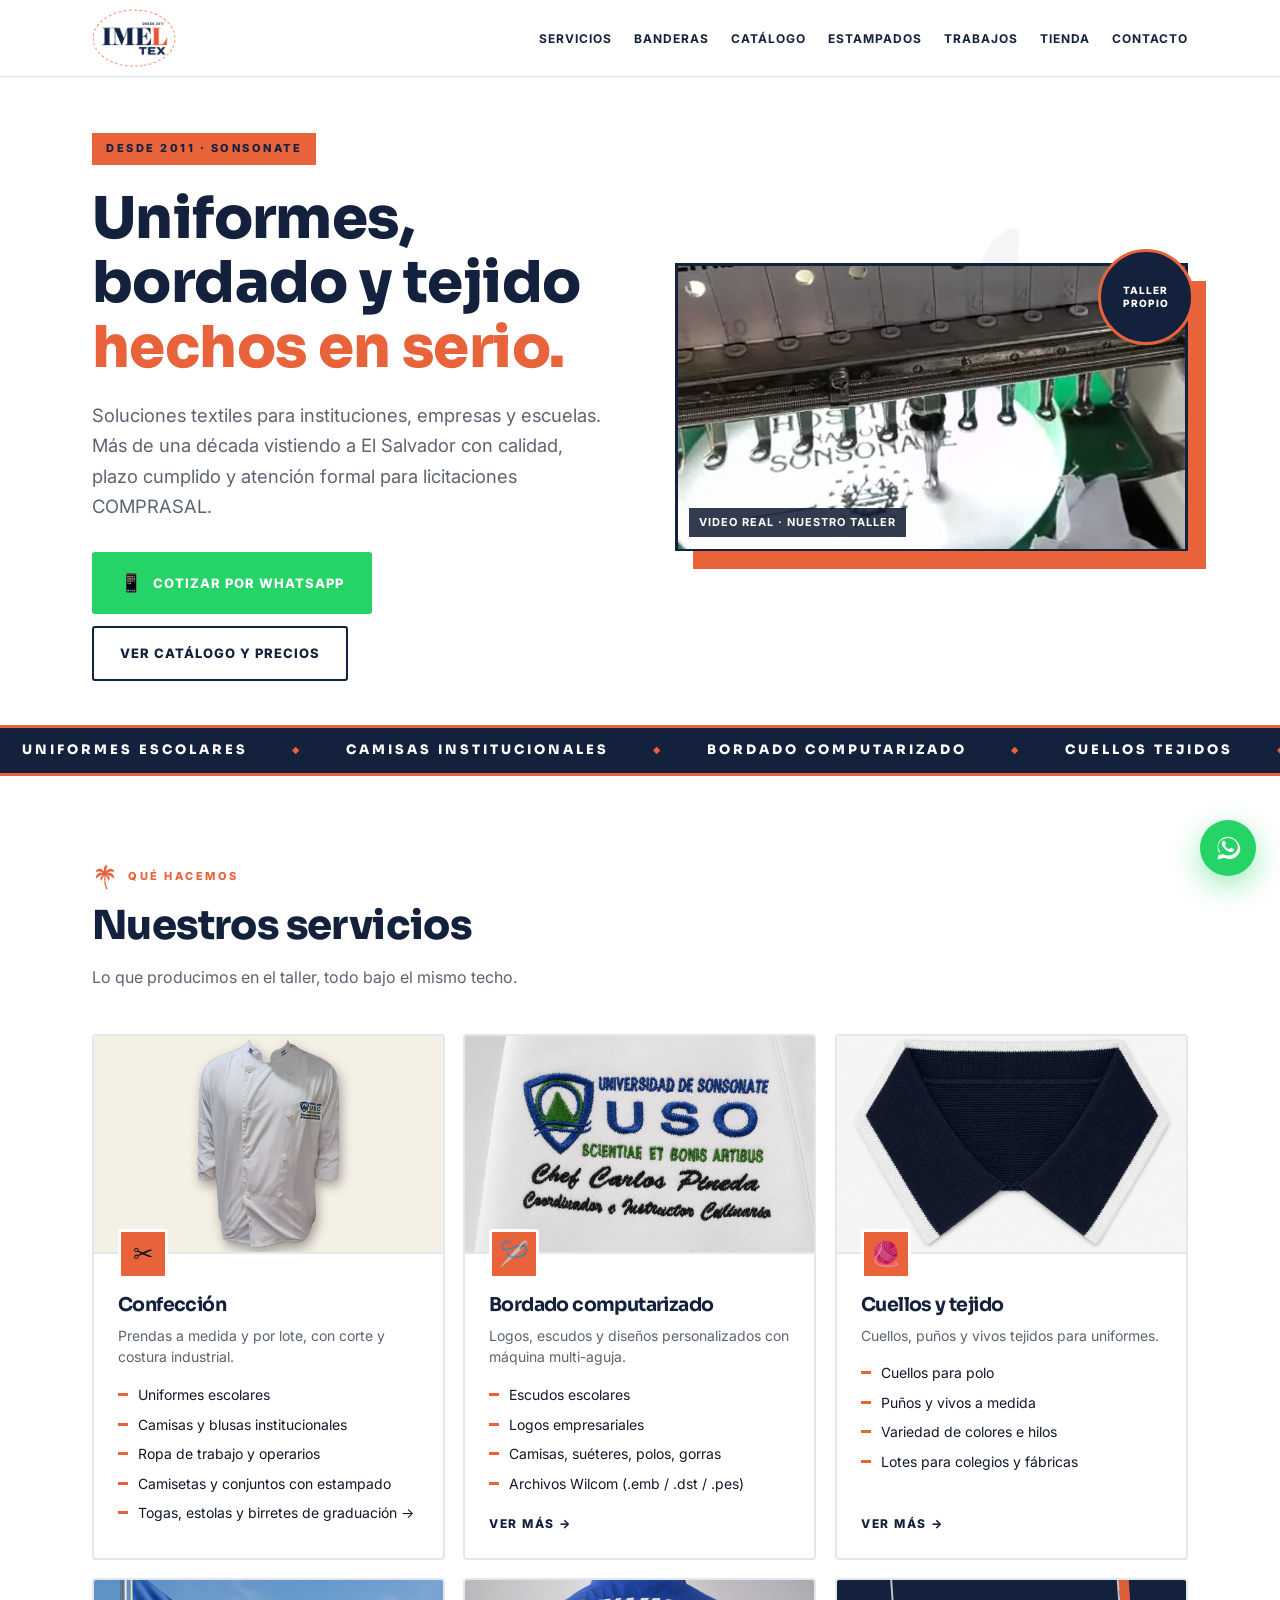
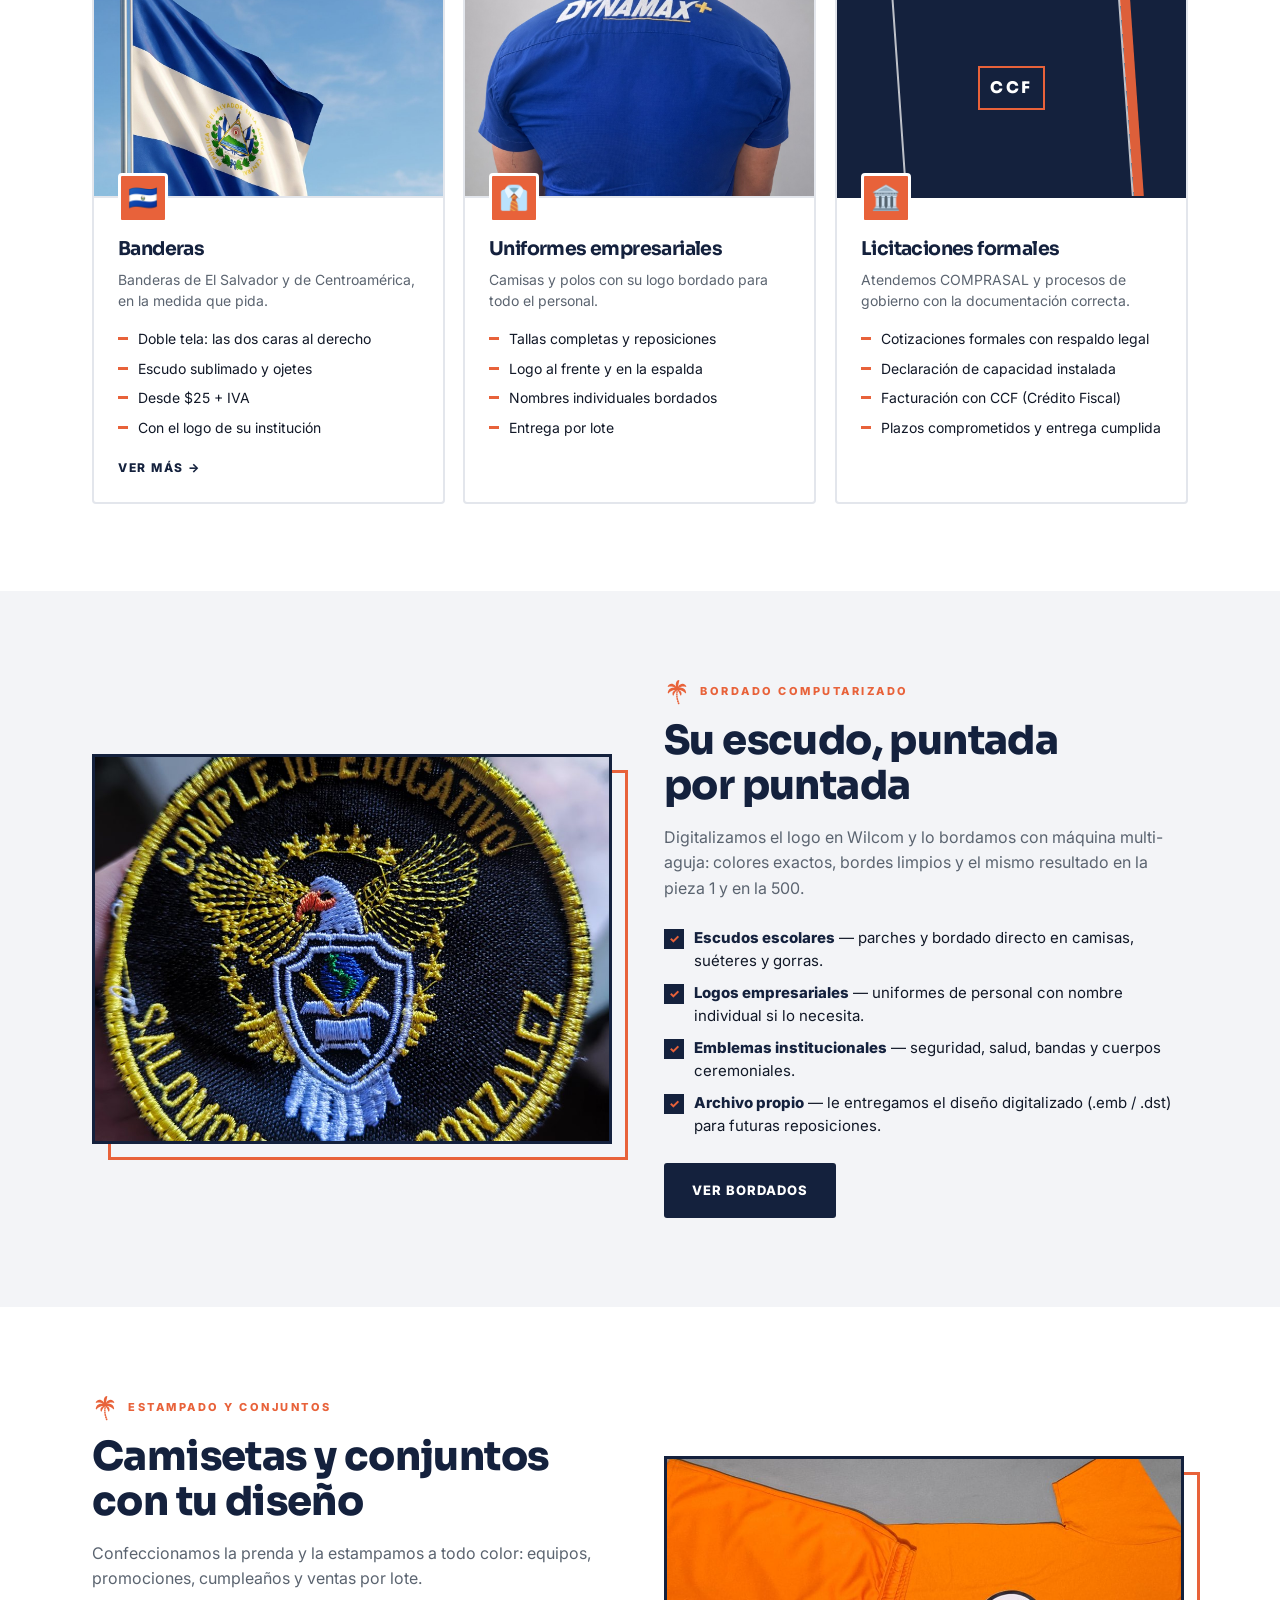
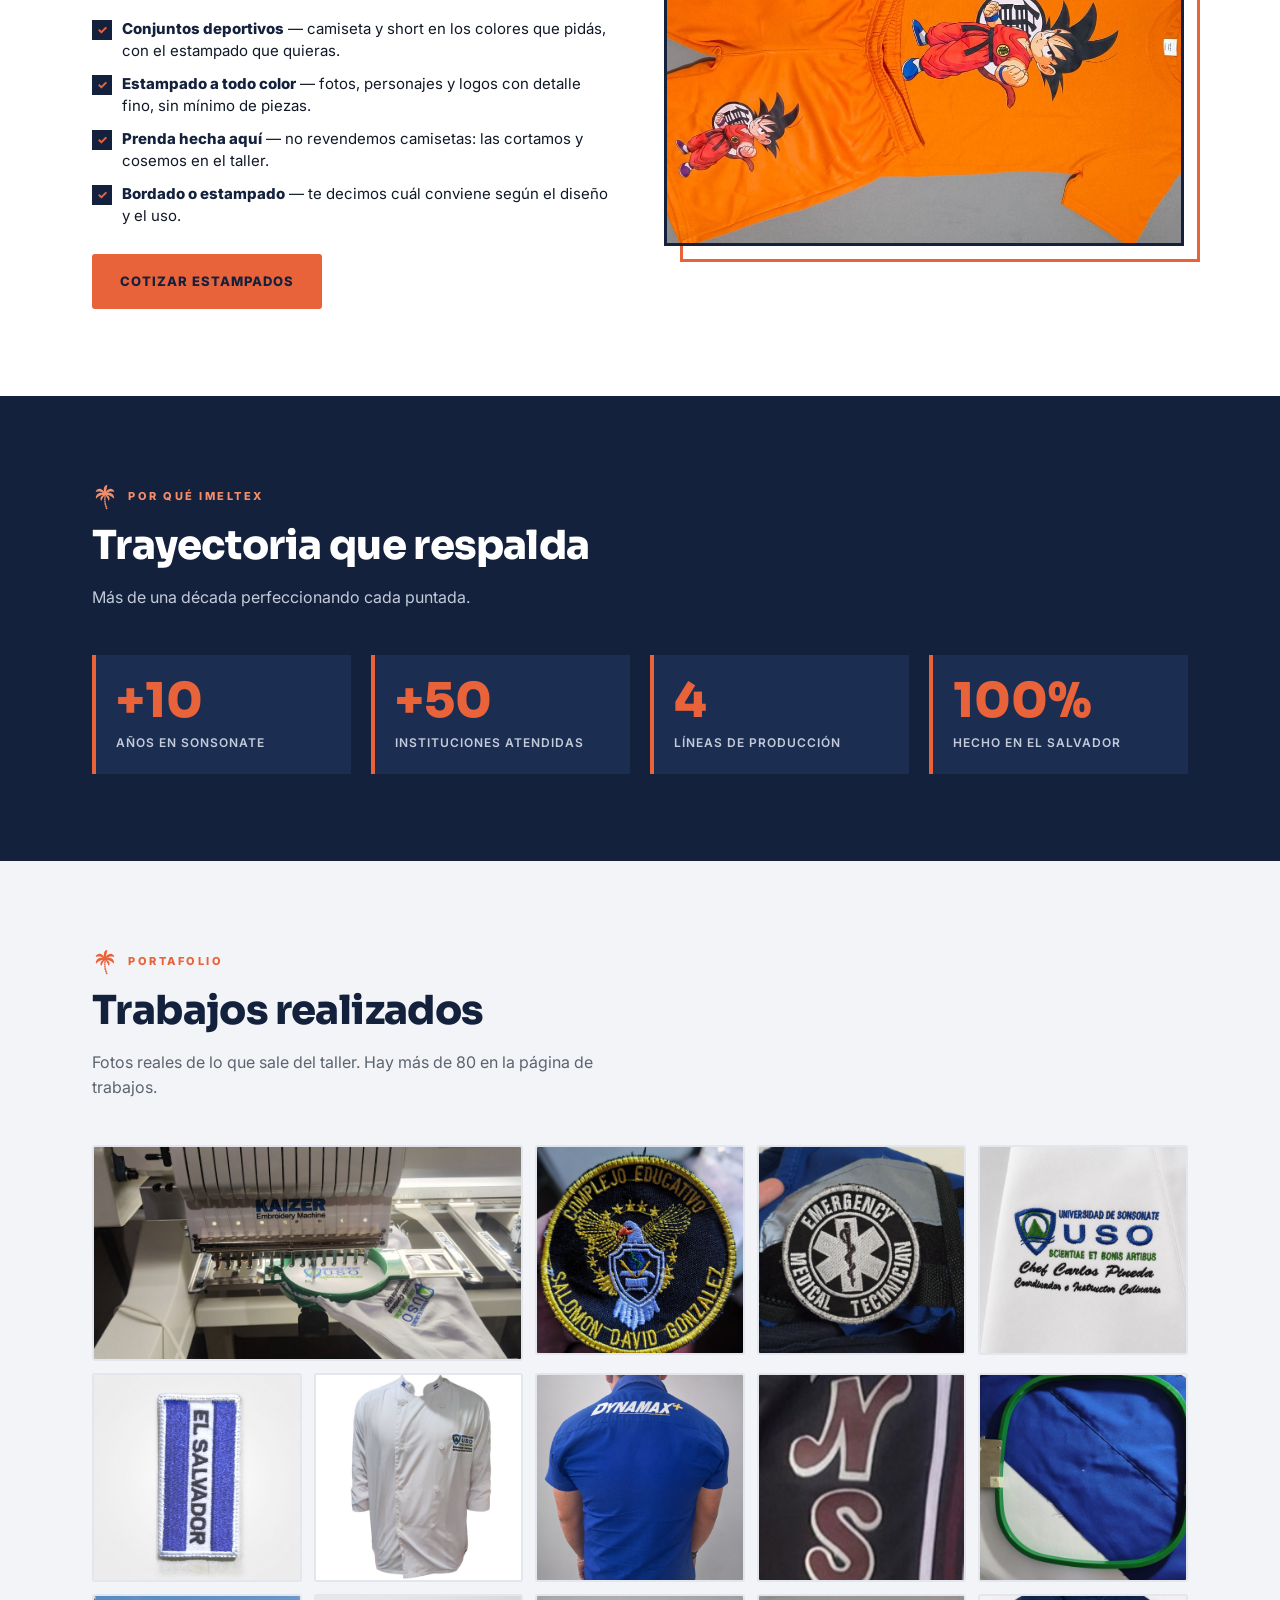
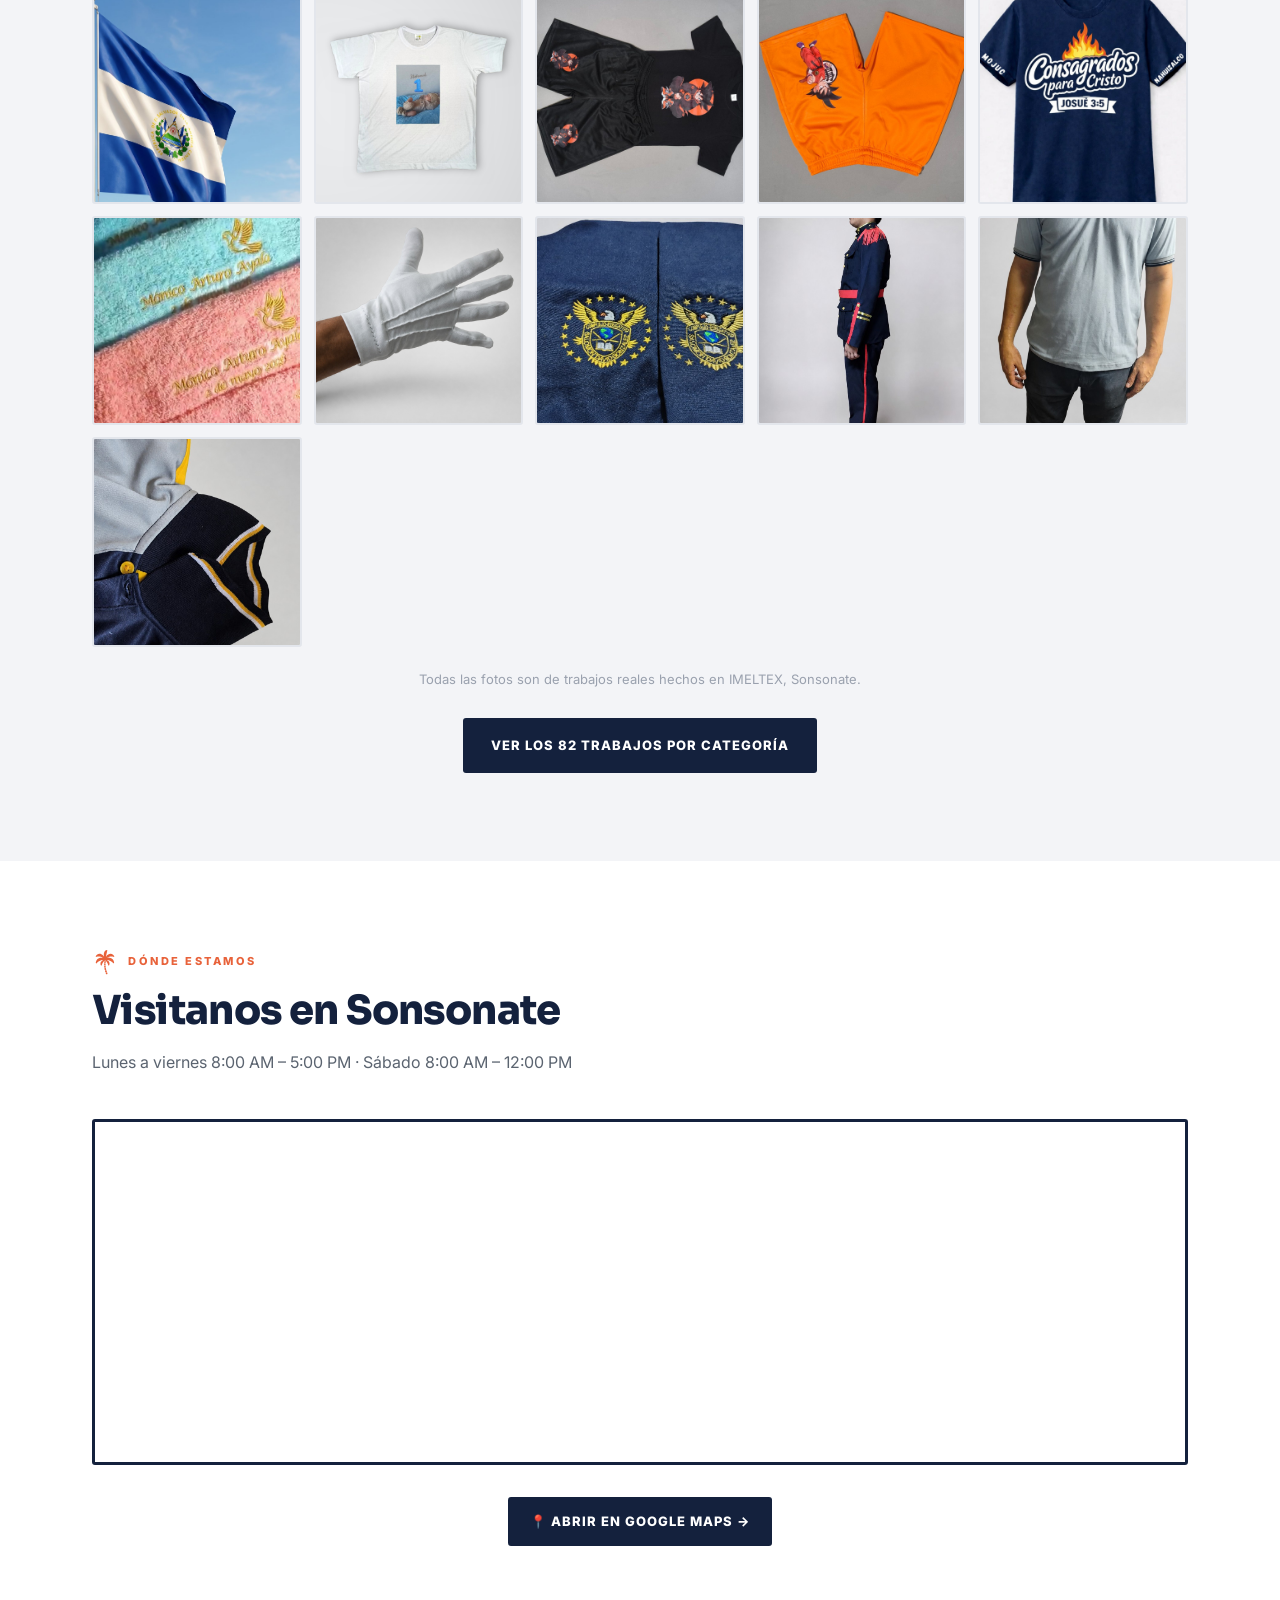
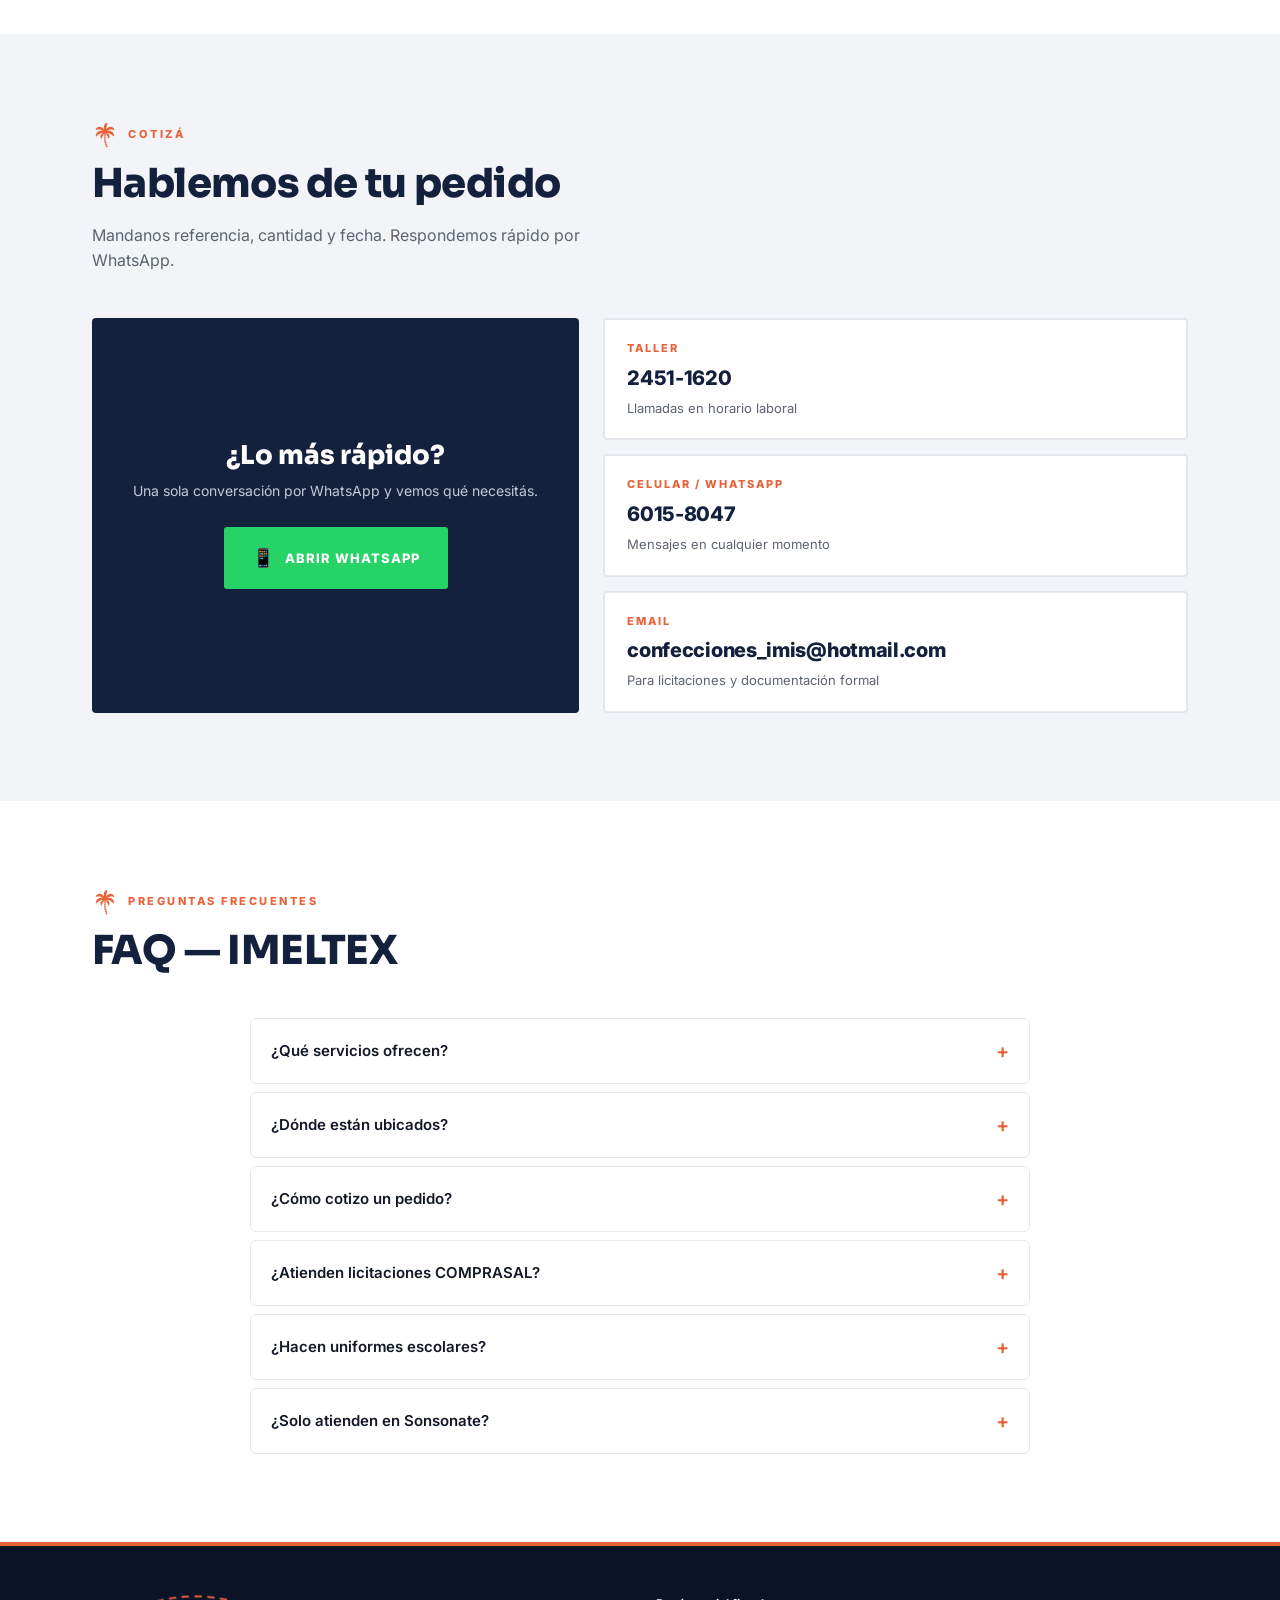
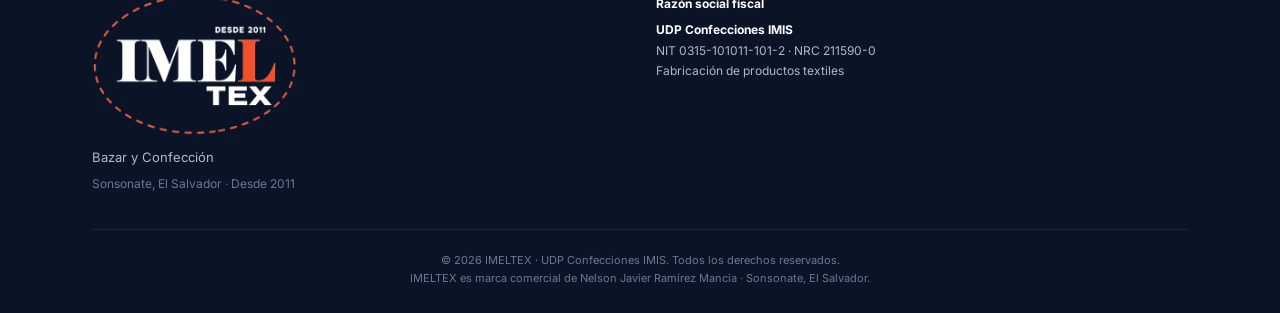
<file: index.html>
<!DOCTYPE html>
<html lang="es-SV">
<head>
  <meta charset="UTF-8" />
  <meta name="viewport" content="width=device-width, initial-scale=1, viewport-fit=cover" />
  <title>IMELTEX — Soluciones textiles para instituciones, empresas y escuelas | Sonsonate, El Salvador</title>
  <meta name="description" content="Soluciones textiles para instituciones, empresas y escuelas. Confección, bordado computarizado y cuellos tejidos en Sonsonate desde 2011. Licitaciones COMPRASAL." />
  <meta name="theme-color" content="#14213D" />

  <!-- Open Graph / Social -->
  <meta property="og:type" content="website" />
  <meta property="og:title" content="IMELTEX — Soluciones textiles para instituciones, empresas y escuelas" />
  <meta property="og:description" content="Confección, bordado y tejido en Sonsonate desde 2011. Licitaciones COMPRASAL." />
  <meta property="og:locale" content="es_SV" />
  <meta property="og:image" content="https://imeltex.com.sv/og-image-2026.jpg" />
  <meta property="og:image:width" content="1200" />
  <meta property="og:image:height" content="630" />
  <meta property="og:url" content="https://imeltex.com.sv/" />
  <meta property="og:site_name" content="IMELTEX" />

  <meta name="twitter:card" content="summary_large_image" />
  <meta name="twitter:title" content="IMELTEX — Soluciones textiles para instituciones, empresas y escuelas" />
  <meta name="twitter:description" content="Confección, bordado y tejido en Sonsonate desde 2011." />
  <meta name="twitter:image" content="https://imeltex.com.sv/og-image-2026.jpg" />

  <link rel="canonical" href="https://imeltex.com.sv/" />
  <link rel="icon" type="image/png" sizes="192x192" href="imeltex-palmera-192.png" />
  <link rel="apple-touch-icon" href="imeltex-palmera-192.png" />
  <link rel="preconnect" href="https://fonts.googleapis.com" />
  <link rel="preconnect" href="https://fonts.gstatic.com" crossorigin />
  <link href="https://fonts.googleapis.com/css2?family=Sora:wght@700;800&family=Inter:wght@400;500;600;700;800&display=swap" rel="stylesheet" />
  <link rel="stylesheet" href="styles.css?v=20260906d-identidad" />
  <script src="app.js" defer></script>

  <!-- Schema.org LocalBusiness para SEO local -->
  <script type="application/ld+json">
  {
    "@context": "https://schema.org",
    "@type": "LocalBusiness",
    "@id": "https://imeltex.com.sv/#business",
    "name": "IMELTEX",
    "legalName": "UDP Confecciones IMIS",
    "alternateName": "ImelTex Bazar y Confección",
    "description": "Taller textil en Sonsonate desde 2011. Confección de uniformes, bordados computarizados y tejido de cuellos para instituciones, empresas y escuelas.",
    "image": "https://imeltex.com.sv/imeltex-isologo-2026.png",
    "logo": "https://imeltex.com.sv/imeltex-isologo-2026.png",
    "telephone": ["+503-2451-1620", "+503-6015-8047"],
    "email": "confecciones_imis@hotmail.com",
    "url": "https://imeltex.com.sv/",
    "address": {
      "@type": "PostalAddress",
      "streetAddress": "Colonia Aida, 8va Avenida Norte, Casa 6-4",
      "addressLocality": "Sonsonate",
      "postalCode": "2301",
      "addressCountry": "SV"
    },
    "geo": {
      "@type": "GeoCoordinates",
      "latitude": 13.7167,
      "longitude": -89.7167
    },
    "openingHoursSpecification": [
      {
        "@type": "OpeningHoursSpecification",
        "dayOfWeek": ["Monday", "Tuesday", "Wednesday", "Thursday", "Friday"],
        "opens": "08:00",
        "closes": "17:00"
      },
      {
        "@type": "OpeningHoursSpecification",
        "dayOfWeek": ["Saturday"],
        "opens": "08:00",
        "closes": "12:00"
      }
    ],
    "foundingDate": "2011",
    "areaServed": "El Salvador",
    "knowsAbout": ["Confección de uniformes", "Bordado computarizado", "Tejido de cuellos", "Banderas", "Togas de graduación", "Licitaciones COMPRASAL"],
    "hasOfferCatalog": {
      "@type": "OfferCatalog",
      "name": "Servicios IMELTEX",
      "itemListElement": [
        { "@type": "Offer", "itemOffered": { "@type": "Service", "name": "Confección textil", "url": "https://imeltex.com.sv/" } },
        { "@type": "Offer", "itemOffered": { "@type": "Service", "name": "Bordado computarizado", "url": "https://imeltex.com.sv/bordados.html" } },
        { "@type": "Offer", "itemOffered": { "@type": "Service", "name": "Cuellos tejidos", "url": "https://imeltex.com.sv/cuellos.html" } },
        { "@type": "Offer", "itemOffered": { "@type": "Product", "name": "Banderas de El Salvador y Centroamérica", "url": "https://imeltex.com.sv/banderas.html" } },
        { "@type": "Offer", "itemOffered": { "@type": "Product", "name": "Togas de graduación, estolas y birretes", "url": "https://imeltex.com.sv/togas.html" } }
      ]
    }
  }
  </script>

</head>
<body>

  <!-- ── Nav ── -->
  <nav>
    <div class="container">
      <a href="index.html" class="logo-link" aria-label="IMELTEX — inicio">
        <img src="imeltex-isologo-2026@400.png" alt="IMELTEX, desde 2011" width="400" height="275" />
      </a>
      <ul>
        <li><a href="#servicios">Servicios</a></li>
        <li><a href="banderas.html">Banderas</a></li>
        <li><a href="catalogo.html">Catálogo</a></li>
        <li><a href="#estampados">Estampados</a></li>
        <li><a href="trabajos.html">Trabajos</a></li>
        <li><a href="tienda/">Tienda</a></li>
        <li><a href="#contacto">Contacto</a></li>
      </ul>
    </div>
  </nav>

  <!-- ── Hero ── -->
  <header class="hero">
    <div class="container">
      <div class="hero-texto">
        <div class="desde">Desde 2011 · Sonsonate</div>
        <h1>Uniformes, bordado y tejido <strong>hechos en serio.</strong></h1>
        <p class="subtitulo">
          Soluciones textiles para instituciones, empresas y escuelas. Más de una década vistiendo a
          El Salvador con calidad, plazo cumplido y atención formal para licitaciones COMPRASAL.
        </p>
        <div class="cta-row">
          <a class="btn btn-wa" href="https://wa.me/50360158047?text=Hola%20IMELTEX%2C%20quiero%20cotizar%20un%20pedido" target="_blank" rel="noopener">
            <span style="font-size:18px" aria-hidden="true">📱</span> Cotizar por WhatsApp
          </a>
          <a class="btn btn-ghost" href="catalogo.html">Ver catálogo y precios</a>
        </div>
      </div>
      <div class="hero-visual">
        <video autoplay muted loop playsinline preload="metadata" poster="video/bordadora-poster.jpg" width="960" height="540" aria-label="Video real: nuestra bordadora multi-aguja trabajando en el taller">
          <source src="video/bordadora-loop.webm" type="video/webm" />
          <source src="video/bordadora-loop.mp4" type="video/mp4" />
          <img src="video/bordadora-poster.jpg" alt="Máquina bordadora industrial de IMELTEX bordando un logo" />
        </video>
        <div class="sello">Taller propio</div>
        <div class="pie-foto">Video real · nuestro taller</div>
      </div>
    </div>
  </header>

  <!-- ── Cinta ── -->
  <div class="cinta" aria-hidden="true">
    <div class="pista">
      <span>Uniformes escolares</span><span>Camisas institucionales</span><span>Bordado computarizado</span><span>Cuellos tejidos</span><span>Banderas</span><span>Togas de graduación</span><span>Ropa de trabajo</span><span>Licitaciones COMPRASAL</span><span>Facturación CCF</span>
      <span>Uniformes escolares</span><span>Camisas institucionales</span><span>Bordado computarizado</span><span>Cuellos tejidos</span><span>Banderas</span><span>Togas de graduación</span><span>Ropa de trabajo</span><span>Licitaciones COMPRASAL</span><span>Facturación CCF</span>
    </div>
  </div>

  <!-- ── Servicios ── -->
  <section id="servicios">
    <div class="container">
      <div class="seccion-titulo reveal">
        <div class="label">Qué hacemos</div>
        <h2>Nuestros servicios</h2>
        <div class="sub">Lo que producimos en el taller, todo bajo el mismo techo.</div>
      </div>
      <div class="servicios-grid">
        <div class="servicio reveal">
          <div class="foto"><img src="fotos/servicios/filipina-logo-limpio.jpg" alt="Filipina de chef blanca con logo bordado, confeccionada en IMELTEX" loading="lazy" width="1200" height="900" /></div>
          <div class="icon" aria-hidden="true">✂️</div>
          <h3>Confección</h3>
          <p>Prendas a medida y por lote, con corte y costura industrial.</p>
          <ul>
            <li>Uniformes escolares</li>
            <li>Camisas y blusas institucionales</li>
            <li>Ropa de trabajo y operarios</li>
            <li>Camisetas y conjuntos con estampado</li>
            <li><a href="togas.html">Togas, estolas y birretes de graduación →</a></li>
          </ul>
        </div>
        <a class="servicio servicio-link reveal reveal-d1" href="bordados.html">
          <div class="foto"><img src="fotos/galeria/bordado-logo-uso-filipina.jpg" alt="Logo de la Universidad de Sonsonate bordado en una filipina" loading="lazy" width="1000" height="1000" /></div>
          <div class="icon" aria-hidden="true">🪡</div>
          <h3>Bordado computarizado</h3>
          <p>Logos, escudos y diseños personalizados con máquina multi-aguja.</p>
          <ul>
            <li>Escudos escolares</li>
            <li>Logos empresariales</li>
            <li>Camisas, suéteres, polos, gorras</li>
            <li>Archivos Wilcom (.emb / .dst / .pes)</li>
          </ul>
          <div class="ver-mas">Ver más →</div>
        </a>
        <a class="servicio servicio-link reveal reveal-d2" href="cuellos.html">
          <div class="foto"><img src="fotos/cuellos/banda-gruesa.png" alt="Cuello tejido con banda gruesa azul marino" loading="lazy" width="900" height="900" style="object-position: center 55%" /></div>
          <div class="icon" aria-hidden="true">🧶</div>
          <h3>Cuellos y tejido</h3>
          <p>Cuellos, puños y vivos tejidos para uniformes.</p>
          <ul>
            <li>Cuellos para polo</li>
            <li>Puños y vivos a medida</li>
            <li>Variedad de colores e hilos</li>
            <li>Lotes para colegios y fábricas</li>
          </ul>
          <div class="ver-mas">Ver más →</div>
        </a>
        <a class="servicio servicio-link reveal reveal-d3" href="banderas.html">
          <div class="foto"><img src="fotos/bandera-el-salvador-imeltex.jpg" alt="Bandera de El Salvador confeccionada por IMELTEX" loading="lazy" width="1200" height="983" /></div>
          <div class="icon" aria-hidden="true">🇸🇻</div>
          <h3>Banderas</h3>
          <p>Banderas de El Salvador y de Centroamérica, en la medida que pida.</p>
          <ul>
            <li>Doble tela: las dos caras al derecho</li>
            <li>Escudo sublimado y ojetes</li>
            <li>Desde $25 + IVA</li>
            <li>Con el logo de su institución</li>
          </ul>
          <div class="ver-mas">Ver más →</div>
        </a>
        <div class="servicio reveal reveal-d3">
          <div class="foto"><img src="fotos/galeria/camisa-logo-espalda.jpg" alt="Camisa de uniforme empresarial con logo bordado en la espalda" loading="lazy" width="1000" height="1000" style="object-position: center 20%" /></div>
          <div class="icon" aria-hidden="true">👔</div>
          <h3>Uniformes empresariales</h3>
          <p>Camisas y polos con su logo bordado para todo el personal.</p>
          <ul>
            <li>Tallas completas y reposiciones</li>
            <li>Logo al frente y en la espalda</li>
            <li>Nombres individuales bordados</li>
            <li>Entrega por lote</li>
          </ul>
        </div>
        <div class="servicio reveal reveal-d4">
          <div class="foto foto-licitaciones" aria-hidden="true"><span>CCF</span></div>
          <div class="icon" aria-hidden="true">🏛️</div>
          <h3>Licitaciones formales</h3>
          <p>Atendemos COMPRASAL y procesos de gobierno con la documentación correcta.</p>
          <ul>
            <li>Cotizaciones formales con respaldo legal</li>
            <li>Declaración de capacidad instalada</li>
            <li>Facturación con CCF (Crédito Fiscal)</li>
            <li>Plazos comprometidos y entrega cumplida</li>
          </ul>
        </div>
      </div>
    </div>
  </section>

  <!-- ── Bordado destacado (foto real) ── -->
  <section class="cream-dark">
    <div class="container">
      <div class="bloque">
        <div class="bloque-img reveal">
          <img src="fotos/galeria/parche-salomon-mano.jpg" alt="Parche bordado del Complejo Educativo Salomón David González" loading="lazy" width="1000" height="1000" />
        </div>
        <div class="reveal reveal-d1">
          <div class="seccion-titulo">
            <div class="label">Bordado computarizado</div>
            <h2>Su escudo, puntada por puntada</h2>
            <div class="sub">Digitalizamos el logo en Wilcom y lo bordamos con máquina multi-aguja: colores exactos, bordes limpios y el mismo resultado en la pieza 1 y en la 500.</div>
          </div>
          <ul class="lista-check">
            <li><strong>Escudos escolares</strong> — parches y bordado directo en camisas, suéteres y gorras.</li>
            <li><strong>Logos empresariales</strong> — uniformes de personal con nombre individual si lo necesita.</li>
            <li><strong>Emblemas institucionales</strong> — seguridad, salud, bandas y cuerpos ceremoniales.</li>
            <li><strong>Archivo propio</strong> — le entregamos el diseño digitalizado (.emb / .dst) para futuras reposiciones.</li>
          </ul>
          <a class="btn btn-navy" href="bordados.html">Ver bordados</a>
        </div>
      </div>
    </div>
  </section>

  <!-- ── Estampados y conjuntos deportivos ── -->
  <section id="estampados">
    <div class="container">
      <div class="bloque invertido">
        <div class="bloque-img reveal">
          <img src="fotos/galeria/conjunto-deportivo-naranja.jpg" alt="Conjunto deportivo naranja con estampado a todo color, confeccionado en IMELTEX" loading="lazy" width="1000" height="1000" />
        </div>
        <div class="reveal reveal-d1">
          <div class="seccion-titulo">
            <div class="label">Estampado y conjuntos</div>
            <h2>Camisetas y conjuntos con tu diseño</h2>
            <div class="sub">Confeccionamos la prenda y la estampamos a todo color: equipos, promociones, cumpleaños y ventas por lote.</div>
          </div>
          <ul class="lista-check">
            <li><strong>Conjuntos deportivos</strong> — camiseta y short en los colores que pidás, con el estampado que quieras.</li>
            <li><strong>Estampado a todo color</strong> — fotos, personajes y logos con detalle fino, sin mínimo de piezas.</li>
            <li><strong>Prenda hecha aquí</strong> — no revendemos camisetas: las cortamos y cosemos en el taller.</li>
            <li><strong>Bordado o estampado</strong> — te decimos cuál conviene según el diseño y el uso.</li>
          </ul>
          <a class="btn btn-gold" href="https://wa.me/50360158047?text=Hola%20IMELTEX%2C%20quiero%20cotizar%20camisetas%20estampadas" target="_blank" rel="noopener">Cotizar estampados</a>
        </div>
      </div>
    </div>
  </section>

  <!-- ── Trayectoria (dark section) ── -->
  <section class="dark">
    <div class="container">
      <div class="seccion-titulo reveal">
        <div class="label">Por qué IMELTEX</div>
        <h2>Trayectoria que respalda</h2>
        <div class="sub">Más de una década perfeccionando cada puntada.</div>
      </div>
      <div class="stats-row">
        <div class="stat reveal">
          <div class="num" data-count="10" data-prefix="+">+10</div>
          <div class="label">Años en Sonsonate</div>
        </div>
        <div class="stat reveal reveal-d1">
          <div class="num" data-count="50" data-prefix="+">+50</div>
          <div class="label">Instituciones atendidas</div>
        </div>
        <div class="stat reveal reveal-d2">
          <div class="num" data-count="4">4</div>
          <div class="label">Líneas de producción</div>
        </div>
        <div class="stat reveal reveal-d3">
          <div class="num" data-count="100" data-suffix="%">100%</div>
          <div class="label">Hecho en El Salvador</div>
        </div>
      </div>
    </div>
  </section>

  <!-- ── Galería ── -->
  <section id="galeria" class="cream-dark">
    <div class="container">
      <div class="seccion-titulo reveal">
        <div class="label">Portafolio</div>
        <h2>Trabajos realizados</h2>
        <div class="sub">Fotos reales de lo que sale del taller. Hay más de 80 en la página de trabajos.</div>
      </div>
      <div class="galeria-grid reveal">
        <img class="galeria-item ancha" src="fotos/galeria/maquina-bordando.jpg" alt="Máquina bordadora trabajando un logo" loading="lazy" width="1000" height="1000" />
        <img class="galeria-item" src="fotos/galeria/parche-salomon-mano.jpg" alt="Parche bordado escolar" loading="lazy" width="1000" height="1000" />
        <img class="galeria-item" src="fotos/galeria/parche-emt.jpg" alt="Parche bordado Emergency Medical Technician" loading="lazy" width="1000" height="1000" />
        <img class="galeria-item" src="fotos/galeria/bordado-logo-uso-filipina.jpg" alt="Logo bordado en filipina" loading="lazy" width="1000" height="1000" />
        <img class="galeria-item" src="fotos/galeria/parche-el-salvador.jpg" alt="Parche bordado El Salvador" loading="lazy" width="1000" height="1000" />
        <img class="galeria-item" src="fotos/galeria/filipina-logo.jpg" alt="Filipina de chef con logo bordado" loading="lazy" width="1000" height="1000" />
        <img class="galeria-item" src="fotos/galeria/camisa-logo-espalda.jpg" alt="Camisa de uniforme con logo en la espalda" loading="lazy" width="1000" height="1000" />
        <img class="galeria-item" src="fotos/galeria/bordado-detalle-letras.jpg" alt="Detalle de letras bordadas" loading="lazy" width="1000" height="1000" />
        <img class="galeria-item" src="fotos/galeria/bandera-bastidor.jpg" alt="Bandera en bastidor de bordado" loading="lazy" width="1000" height="1000" />
        <img class="galeria-item" src="fotos/bandera-el-salvador-imeltex.jpg" alt="Bandera de El Salvador" loading="lazy" width="1200" height="983" />
        <img class="galeria-item" src="fotos/galeria/camiseta-goku-blanca.jpg" alt="Camiseta blanca con estampado a todo color" loading="lazy" width="1000" height="1000" />
        <img class="galeria-item" src="fotos/galeria/conjunto-deportivo-negro.jpg" alt="Conjunto deportivo negro estampado" loading="lazy" width="1000" height="1000" />
        <img class="galeria-item" src="fotos/galeria/short-naranja-estampado.jpg" alt="Short naranja con estampado" loading="lazy" width="1000" height="1000" />
        <img class="galeria-item" src="fotos/galeria/camiseta-consagrados-estampada.jpg" alt="Camiseta azul con estampado Consagrados para Cristo" loading="lazy" width="1000" height="1000" />
        <img class="galeria-item" src="fotos/galeria/toallas-bordadas-personalizadas.jpg" alt="Toallas bordadas con nombre y fecha" loading="lazy" width="1000" height="1000" />
        <img class="galeria-item" src="fotos/galeria/guantes-blancos-desfile.jpg" alt="Guantes blancos para desfile" loading="lazy" width="1000" height="1000" />
        <img class="galeria-item" src="fotos/galeria/escudos-aguila-salomon-bordados.jpg" alt="Escudos del Complejo Educativo Salomón David González bordados en tela azul marino" loading="lazy" width="1000" height="1000" />
        <img class="galeria-item" src="fotos/galeria/uniforme-cadete-gala.jpg" alt="Uniforme de gala de cadete confeccionado en IMELTEX" loading="lazy" width="1000" height="1000" />
        <img class="galeria-item" src="fotos/galeria/polo-gris-cuello-tejido.jpg" alt="Polo gris con cuello y puños tejidos en el taller" loading="lazy" width="1000" height="1000" />
        <img class="galeria-item" src="fotos/galeria/cuello-tejido-real-amarillo-blanco.jpg" alt="Cuello tejido azul marino con líneas amarilla y blanca, foto real" loading="lazy" width="1000" height="1000" />
        <div class="galeria-pie">Todas las fotos son de trabajos reales hechos en IMELTEX, Sonsonate.</div>
        <div class="galeria-mas"><a class="btn btn-navy" href="trabajos.html">Ver los 82 trabajos por categoría</a></div>
      </div>
    </div>
  </section>

  <!-- ── Ubicación ── -->
  <section id="ubicacion">
    <div class="container">
      <div class="seccion-titulo reveal">
        <div class="label">Dónde estamos</div>
        <h2>Visitanos en Sonsonate</h2>
        <div class="sub">Lunes a viernes 8:00 AM – 5:00 PM · Sábado 8:00 AM – 12:00 PM</div>
      </div>
      <div class="mapa-wrap reveal">
        <iframe
          src="https://www.google.com/maps?q=ImelTex+Bazar+y+Confecci%C3%B3n+Sonsonate&output=embed"
          loading="lazy"
          referrerpolicy="no-referrer-when-downgrade"
          title="Ubicación de IMELTEX en Sonsonate"
        ></iframe>
      </div>
      <div style="text-align: center; margin-top: 20px;">
        <a class="contacto-cta" href="https://maps.app.goo.gl/zHChLPt75H6Lh97o6" target="_blank" rel="noopener">
          📍 Abrir en Google Maps →
        </a>
      </div>
    </div>
  </section>

  <!-- ── Contacto ── -->
  <section id="contacto" class="cream-dark">
    <div class="container">
      <div class="seccion-titulo reveal">
        <div class="label">Cotizá</div>
        <h2>Hablemos de tu pedido</h2>
        <div class="sub">Mandanos referencia, cantidad y fecha. Respondemos rápido por WhatsApp.</div>
      </div>
      <div class="contacto-grid reveal">
        <div class="contacto-destacado">
          <div class="t">¿Lo más rápido?</div>
          <div class="s">Una sola conversación por WhatsApp y vemos qué necesitás.</div>
          <a class="btn btn-wa" href="https://wa.me/50360158047?text=Hola%20IMELTEX%2C%20quiero%20cotizar%20un%20pedido" target="_blank" rel="noopener">
            <span style="font-size: 18px;" aria-hidden="true">📱</span> Abrir WhatsApp
          </a>
        </div>
        <div class="contacto-info">
          <a class="contacto-card" href="tel:+50324511620">
            <div class="titulo">Taller</div>
            <div class="valor">2451-1620</div>
            <div class="extra">Llamadas en horario laboral</div>
          </a>
          <a class="contacto-card" href="tel:+50360158047">
            <div class="titulo">Celular / WhatsApp</div>
            <div class="valor">6015-8047</div>
            <div class="extra">Mensajes en cualquier momento</div>
          </a>
          <a class="contacto-card" href="mailto:confecciones_imis@hotmail.com">
            <div class="titulo">Email</div>
            <div class="valor">confecciones_imis@hotmail.com</div>
            <div class="extra">Para licitaciones y documentación formal</div>
          </a>
        </div>
      </div>
    </div>
  </section>

  <!-- FAQ Schema -->
  <script type="application/ld+json">
  {
    "@context": "https://schema.org",
    "@type": "FAQPage",
    "mainEntity": [
      {
        "@type": "Question",
        "name": "¿Qué servicios ofrece IMELTEX en Sonsonate?",
        "acceptedAnswer": { "@type": "Answer", "text": "IMELTEX ofrece confección de uniformes escolares y empresariales, bordado computarizado de logos y escudos, y cuellos tejidos a medida para polos. También atendemos licitaciones COMPRASAL con documentación formal." }
      },
      {
        "@type": "Question",
        "name": "¿Dónde está ubicado el taller IMELTEX?",
        "acceptedAnswer": { "@type": "Answer", "text": "El taller está en Colonia Aida, 8va Avenida Norte, Casa 6-4, Sonsonate, El Salvador. Atendemos de lunes a viernes 8:00–17:00 y sábados 8:00–12:00." }
      },
      {
        "@type": "Question",
        "name": "¿IMELTEX atiende licitaciones COMPRASAL?",
        "acceptedAnswer": { "@type": "Answer", "text": "Sí. Atendemos procesos COMPRASAL y licitaciones de gobierno con cotizaciones formales, declaración de capacidad instalada y facturación con Crédito Fiscal (CCF)." }
      },
      {
        "@type": "Question",
        "name": "¿Cómo cotizo un pedido con IMELTEX?",
        "acceptedAnswer": { "@type": "Answer", "text": "La forma más rápida es por WhatsApp al +503 6015-8047. Mandanos referencia, cantidad y fecha y respondemos con precio en minutos. También podés llamar al 2451-1620 en horario laboral." }
      },
      {
        "@type": "Question",
        "name": "¿IMELTEX hace uniformes escolares en El Salvador?",
        "acceptedAnswer": { "@type": "Answer", "text": "Sí. Confeccionamos uniformes escolares completos — camisa, falda, pantalón — y bordamos el escudo del colegio. Atendemos a instituciones de todo El Salvador desde Sonsonate." }
      }
    ]
  }
  </script>

  <!-- ── FAQ ── -->
  <section>
    <div class="container">
      <div class="seccion-titulo reveal">
        <div class="label">Preguntas frecuentes</div>
        <h2>FAQ — IMELTEX</h2>
      </div>
      <div class="faq-lista reveal">
        <details class="faq-item">
          <summary>¿Qué servicios ofrecen?</summary>
          <p>Confección de uniformes, bordado computarizado de logos y escudos, cuellos tejidos a medida y atención a licitaciones COMPRASAL con documentación formal.</p>
        </details>
        <details class="faq-item">
          <summary>¿Dónde están ubicados?</summary>
          <p>Colonia Aida, 8va Avenida Norte, Casa 6-4, Sonsonate. Atendemos lunes a viernes 8–17h y sábados 8–12h.</p>
        </details>
        <details class="faq-item">
          <summary>¿Cómo cotizo un pedido?</summary>
          <p>Por WhatsApp al +503 6015-8047 — mandanos referencia, cantidad y fecha y respondemos en minutos. También podés llamar al 2451-1620 en horario laboral.</p>
        </details>
        <details class="faq-item">
          <summary>¿Atienden licitaciones COMPRASAL?</summary>
          <p>Sí. Entregamos cotizaciones formales, declaración de capacidad instalada y facturamos con CCF (Crédito Fiscal).</p>
        </details>
        <details class="faq-item">
          <summary>¿Hacen uniformes escolares?</summary>
          <p>Sí — camisa, falda, pantalón y bordado del escudo del colegio. Atendemos instituciones de todo El Salvador.</p>
        </details>
        <details class="faq-item">
          <summary>¿Solo atienden en Sonsonate?</summary>
          <p>El taller está en Sonsonate pero atendemos pedidos de todo el país. Coordinamos envío o recogida según el volumen.</p>
        </details>
      </div>
    </div>
  </section>

  <!-- ── Footer ── -->
  <footer>
    <div class="container">
      <div class="footer-grid">
        <div>
          <img src="imeltex-isologo-2026-blanco.png" alt="IMELTEX, desde 2011" class="logo-footer" width="900" height="619" loading="lazy" />
          <div style="color: #b0b9c8; font-size: 13px; margin-bottom: 6px;">Bazar y Confección</div>
          <div style="font-size: 12px; color: #6b7794;">Sonsonate, El Salvador · Desde 2011</div>
        </div>
        <div class="fiscal">
          <div style="color: #fff; font-weight: 700; margin-bottom: 6px;">Razón social fiscal</div>
          <div><strong>UDP Confecciones IMIS</strong></div>
          <div>NIT 0315-101011-101-2 · NRC 211590-0</div>
          <div>Fabricación de productos textiles</div>
        </div>
      </div>
      <div class="copy">
        © <span id="anio"></span> IMELTEX · UDP Confecciones IMIS. Todos los derechos reservados.<br />
        IMELTEX es marca comercial de Nelson Javier Ramírez Mancia · Sonsonate, El Salvador.
      </div>
    </div>
  </footer>

  <!-- ── Float WhatsApp ── -->
  <a class="wa-float" href="https://wa.me/50360158047?text=Hola%20IMELTEX%2C%20quiero%20cotizar%20un%20pedido" target="_blank" rel="noopener" title="Contactanos por WhatsApp" aria-label="WhatsApp">
    <svg viewBox="0 0 32 32" width="28" height="28" aria-hidden="true"><path fill="#fff" d="M16 3C9.4 3 4 8.3 4 14.9c0 2.3.7 4.5 1.9 6.4L4 29l7.9-1.9c1.8 1 3.9 1.5 6.1 1.5 6.6 0 12-5.3 12-11.9S22.6 3 16 3zm0 21.6c-1.9 0-3.7-.5-5.3-1.5l-.4-.2-4.7 1.1 1.2-4.5-.3-.4c-1.1-1.6-1.7-3.5-1.7-5.4C4.8 9.5 9.8 4.6 16 4.6s11.2 4.9 11.2 10.3S22.2 24.6 16 24.6zm6.1-7.7c-.3-.2-2-1-2.3-1.1-.3-.1-.5-.2-.8.2-.2.3-.9 1.1-1.1 1.3-.2.2-.4.3-.7.1-.3-.2-1.4-.5-2.7-1.7-1-.9-1.7-2-1.9-2.3-.2-.3 0-.5.1-.7l.5-.6c.2-.2.2-.4.3-.6.1-.2 0-.4 0-.6-.1-.2-.8-1.8-1-2.5-.3-.6-.6-.6-.8-.6h-.7c-.2 0-.6.1-.9.4-.3.3-1.2 1.2-1.2 2.9s1.2 3.3 1.4 3.6c.2.2 2.4 3.7 5.8 5.1.8.4 1.4.6 1.9.7.8.3 1.6.2 2.2.1.7-.1 2-.8 2.3-1.6.3-.8.3-1.5.2-1.6-.1-.1-.3-.2-.6-.4z"/></svg>
  </a>

  <script>
    document.getElementById('anio').textContent = new Date().getFullYear();
  </script>
</body>
</html>
</file>
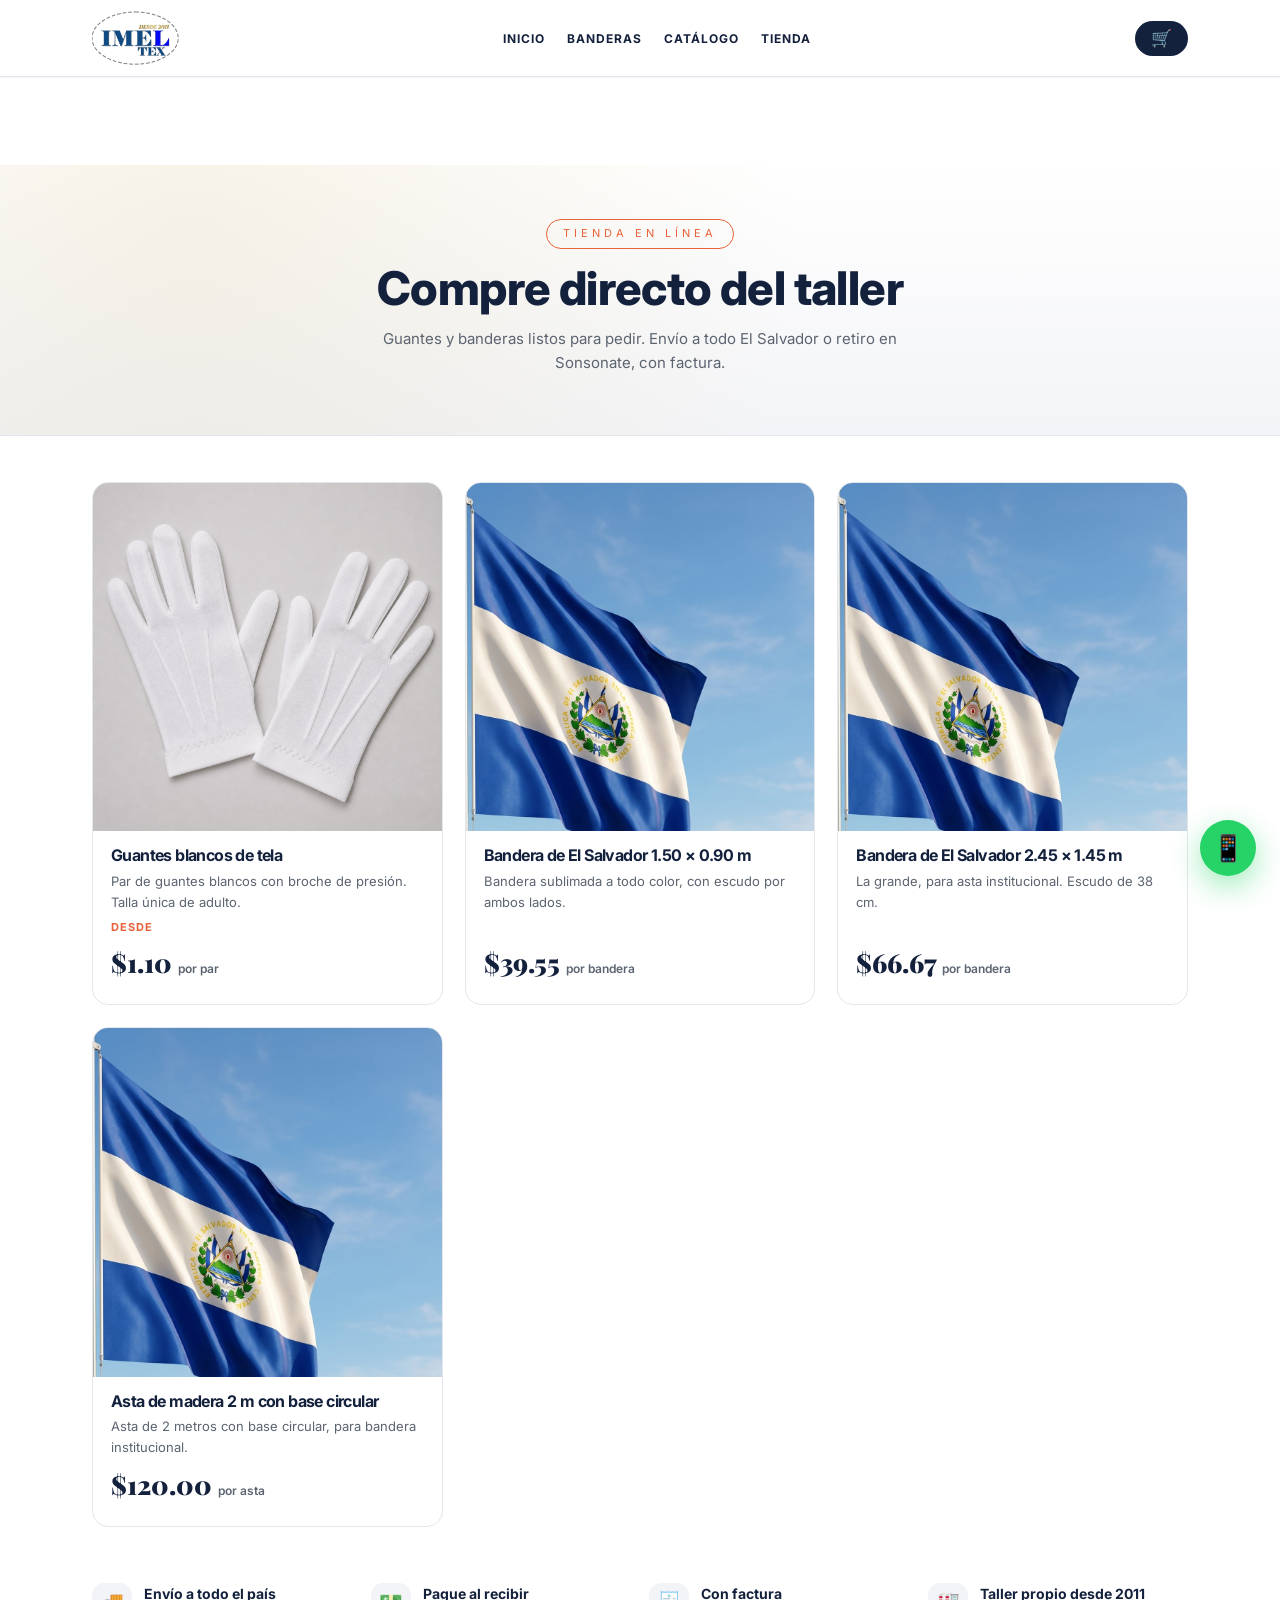
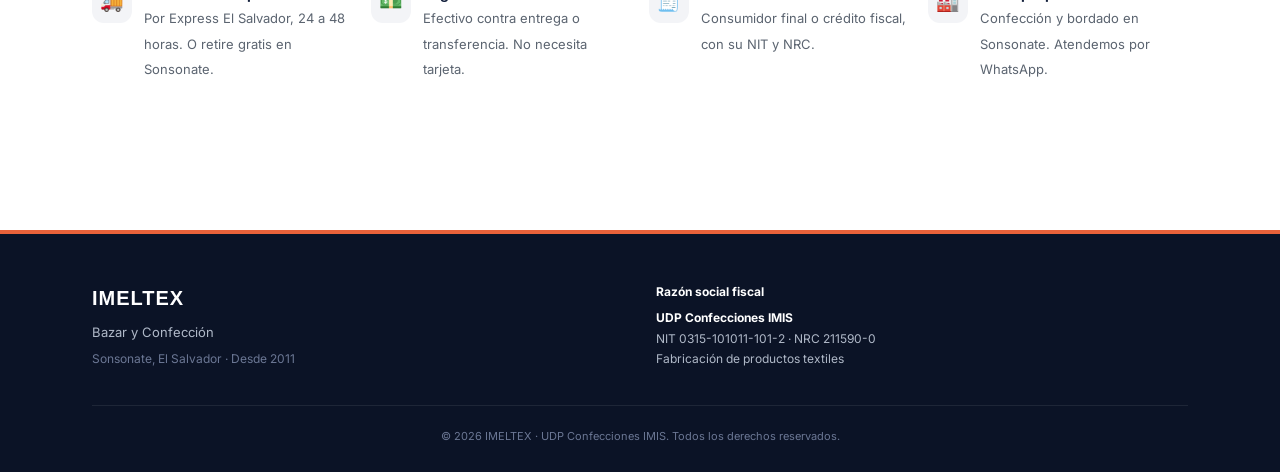
<file: tienda/index.html>
<!DOCTYPE html>
<html lang="es-SV">
<head>
  <meta charset="UTF-8" />
  <meta name="viewport" content="width=device-width, initial-scale=1, viewport-fit=cover" />
  <title>Tienda en línea — IMELTEX Sonsonate, El Salvador</title>
  <meta name="description" content="Compre en línea guantes blancos de tela y banderas de El Salvador. Envío a todo el país, pago contra entrega o transferencia. IMELTEX, Sonsonate." />
  <meta name="theme-color" content="#1B2845" />
  <meta property="og:title" content="Tienda IMELTEX — Guantes y banderas" />
  <meta property="og:description" content="Guantes blancos de tela desde $1.10 el par y banderas de El Salvador. Envío a todo el país." />
  <meta property="og:image" content="https://imeltex.com.sv/og-image.png" />
  <meta property="og:url" content="https://imeltex.com.sv/tienda/" />
  <link rel="canonical" href="https://imeltex.com.sv/tienda/" />
  <link rel="icon" href="../imeltex-icon-192.png" />
  <link rel="preconnect" href="https://fonts.googleapis.com" />
  <link rel="preconnect" href="https://fonts.gstatic.com" crossorigin />
  <link href="https://fonts.googleapis.com/css2?family=Playfair+Display:wght@700;900&family=Inter:wght@400;500;600;700;800&display=swap" rel="stylesheet" />
  <link rel="stylesheet" href="../styles.css?v=20260906d" />
  <link rel="stylesheet" href="tienda.css?v=20260906c" />
</head>
<body>

  <nav>
    <div class="container">
      <a href="../index.html" class="logo-link" aria-label="IMELTEX — inicio">
        <img src="../imeltex-logo.png" alt="IMELTEX" />
      </a>
      <ul>
        <li><a href="../index.html">Inicio</a></li>
        <li><a href="../banderas.html">Banderas</a></li>
        <li><a href="../catalogo.html">Catálogo</a></li>
        <li><a href="index.html" class="activo">Tienda</a></li>
      </ul>
      <button class="btn-carrito" id="btnCarrito" aria-label="Ver carrito">
        <span aria-hidden="true">🛒</span>
        <span class="badge" id="badgeCarrito" hidden>0</span>
      </button>
    </div>
  </nav>

  <!-- ══ VISTA: catálogo ══ -->
  <section id="vista-catalogo" class="vista">
    <div class="tienda-hero">
      <div class="container">
        <span class="label-tag">Tienda en línea</span>
        <h1>Compre directo del taller</h1>
        <p>Guantes y banderas listos para pedir. Envío a todo El Salvador o retiro en Sonsonate, con factura.</p>
      </div>
    </div>

    <div class="container">
      <div class="grid-productos" id="gridProductos"></div>

      <div class="confianza">
        <div class="conf-item">
          <div class="conf-ico" aria-hidden="true">🚚</div>
          <div>
            <strong>Envío a todo el país</strong>
            <span>Por Express El Salvador, 24 a 48 horas. O retire gratis en Sonsonate.</span>
          </div>
        </div>
        <div class="conf-item">
          <div class="conf-ico" aria-hidden="true">💵</div>
          <div>
            <strong>Pague al recibir</strong>
            <span>Efectivo contra entrega o transferencia. No necesita tarjeta.</span>
          </div>
        </div>
        <div class="conf-item">
          <div class="conf-ico" aria-hidden="true">🧾</div>
          <div>
            <strong>Con factura</strong>
            <span>Consumidor final o crédito fiscal, con su NIT y NRC.</span>
          </div>
        </div>
        <div class="conf-item">
          <div class="conf-ico" aria-hidden="true">🏭</div>
          <div>
            <strong>Taller propio desde 2011</strong>
            <span>Confección y bordado en Sonsonate. Atendemos por WhatsApp.</span>
          </div>
        </div>
      </div>
    </div>
  </section>

  <!-- ══ VISTA: producto ══ -->
  <section id="vista-producto" class="vista" hidden>
    <div class="container">
      <button class="volver" data-ir="catalogo">← Volver a la tienda</button>
      <div class="producto" id="detalleProducto"></div>
    </div>
  </section>

  <!-- ══ VISTA: checkout ══ -->
  <section id="vista-checkout" class="vista" hidden>
    <div class="container container-angosto">
      <button class="volver" data-ir="catalogo">← Seguir comprando</button>
      <h1 class="titulo-vista">Finalizar pedido</h1>
      <form id="formCheckout" novalidate>

        <div class="paso">
          <h2><span class="num">1</span> Su pedido</h2>
          <div id="resumenCheckout" class="resumen"></div>
        </div>

        <div class="paso">
          <h2><span class="num">2</span> ¿Cómo lo recibe?</h2>
          <div id="opcionesEnvio" class="opciones"></div>
          <div id="camposDireccion" hidden>
            <label class="campo">
              <span>Departamento y municipio <b>*</b></span>
              <input type="text" name="municipio" placeholder="Ej. Sonsonate, Sonsonate" autocomplete="address-level2" />
            </label>
            <label class="campo">
              <span>Dirección exacta <b>*</b></span>
              <textarea name="direccion" rows="2" placeholder="Colonia, calle, número de casa y punto de referencia" autocomplete="street-address"></textarea>
            </label>
          </div>
        </div>

        <div class="paso">
          <h2><span class="num">3</span> Sus datos</h2>
          <label class="campo">
            <span>Nombre completo <b>*</b></span>
            <input type="text" name="nombre" autocomplete="name" />
          </label>
          <label class="campo">
            <span>Teléfono de WhatsApp <b>*</b></span>
            <input type="tel" name="telefono" inputmode="tel" placeholder="7777-7777" autocomplete="tel" />
          </label>
          <label class="campo">
            <span>Correo electrónico</span>
            <input type="email" name="correo" placeholder="Para enviarle la factura" autocomplete="email" />
          </label>
        </div>

        <div class="paso">
          <h2><span class="num">4</span> Factura</h2>
          <div class="opciones opciones-fila">
            <label class="opcion">
              <input type="radio" name="documento" value="Consumidor final" checked />
              <div><strong>Consumidor final</strong><span>Para compras personales.</span></div>
            </label>
            <label class="opcion">
              <input type="radio" name="documento" value="Crédito fiscal" />
              <div><strong>Crédito fiscal</strong><span>Para empresas con NRC.</span></div>
            </label>
          </div>
          <div id="camposFiscales" hidden>
            <label class="campo">
              <span>Razón social <b>*</b></span>
              <input type="text" name="razonSocial" />
            </label>
            <div class="campo-doble">
              <label class="campo">
                <span>NIT <b>*</b></span>
                <input type="text" name="nit" inputmode="numeric" placeholder="0000-000000-000-0" />
              </label>
              <label class="campo">
                <span>NRC <b>*</b></span>
                <input type="text" name="nrc" inputmode="numeric" placeholder="000000-0" />
              </label>
            </div>
            <label class="campo">
              <span>Dirección fiscal <b>*</b></span>
              <input type="text" name="dirFiscal" />
            </label>
            <label class="campo">
              <span>Giro o actividad</span>
              <input type="text" name="giro" placeholder="Ej. venta de artículos de papelería" />
            </label>
          </div>
        </div>

        <div class="paso">
          <h2><span class="num">5</span> ¿Cómo paga?</h2>
          <div id="opcionesPago" class="opciones"></div>
        </div>

        <div class="paso">
          <h2><span class="num">6</span> Total</h2>
          <div id="totalCheckout" class="total-box"></div>
          <label class="campo">
            <span>Nota para el taller (opcional)</span>
            <textarea name="notas" rows="2" placeholder="Fecha en que lo necesita, indicaciones de entrega…"></textarea>
          </label>
          <p class="errores" id="erroresCheckout" hidden></p>
          <button type="submit" class="btn-principal" id="btnEnviarPedido">Enviar pedido</button>
          <p class="letra-chica">
            Al enviar, el pedido entra al taller y le escribimos por WhatsApp para confirmarlo.
            Todavía no se le cobra nada.
          </p>
        </div>
      </form>
    </div>
  </section>

  <!-- ══ VISTA: confirmación ══ -->
  <section id="vista-listo" class="vista" hidden>
    <div class="container container-angosto">
      <div class="confirmacion" id="confirmacion"></div>
    </div>
  </section>

  <!-- ══ Carrito (panel lateral) ══ -->
  <div class="carrito-fondo" id="carritoFondo" hidden></div>
  <aside class="carrito" id="carrito" hidden aria-label="Carrito de compras">
    <div class="carrito-top">
      <h2>Su pedido</h2>
      <button class="cerrar" id="cerrarCarrito" aria-label="Cerrar">✕</button>
    </div>
    <div class="carrito-items" id="carritoItems"></div>
    <div class="carrito-pie" id="carritoPie"></div>
  </aside>

  <footer>
    <div class="container">
      <div class="footer-grid">
        <div>
          <div class="marca-fiscal">IMELTEX</div>
          <div style="color: #b0b9c8; font-size: 13px; margin-bottom: 6px;">Bazar y Confección</div>
          <div style="font-size: 12px; color: #6b7794;">Sonsonate, El Salvador · Desde 2011</div>
        </div>
        <div class="fiscal">
          <div style="color: #fff; font-weight: 700; margin-bottom: 6px;">Razón social fiscal</div>
          <div><strong>UDP Confecciones IMIS</strong></div>
          <div>NIT 0315-101011-101-2 · NRC 211590-0</div>
          <div>Fabricación de productos textiles</div>
        </div>
      </div>
      <div class="copy">
        © <span id="anio"></span> IMELTEX · UDP Confecciones IMIS. Todos los derechos reservados.
      </div>
    </div>
  </footer>

  <a class="wa-float" href="https://wa.me/50360158047?text=Hola%20IMELTEX%2C%20tengo%20una%20consulta%20de%20la%20tienda" target="_blank" rel="noopener" title="Escríbanos por WhatsApp" aria-label="WhatsApp">
    <span aria-hidden="true">📱</span>
  </a>

  <script type="module" src="tienda.js?v=20260906c"></script>
  <script>document.getElementById('anio').textContent = new Date().getFullYear();</script>
</body>
</html>
</file>
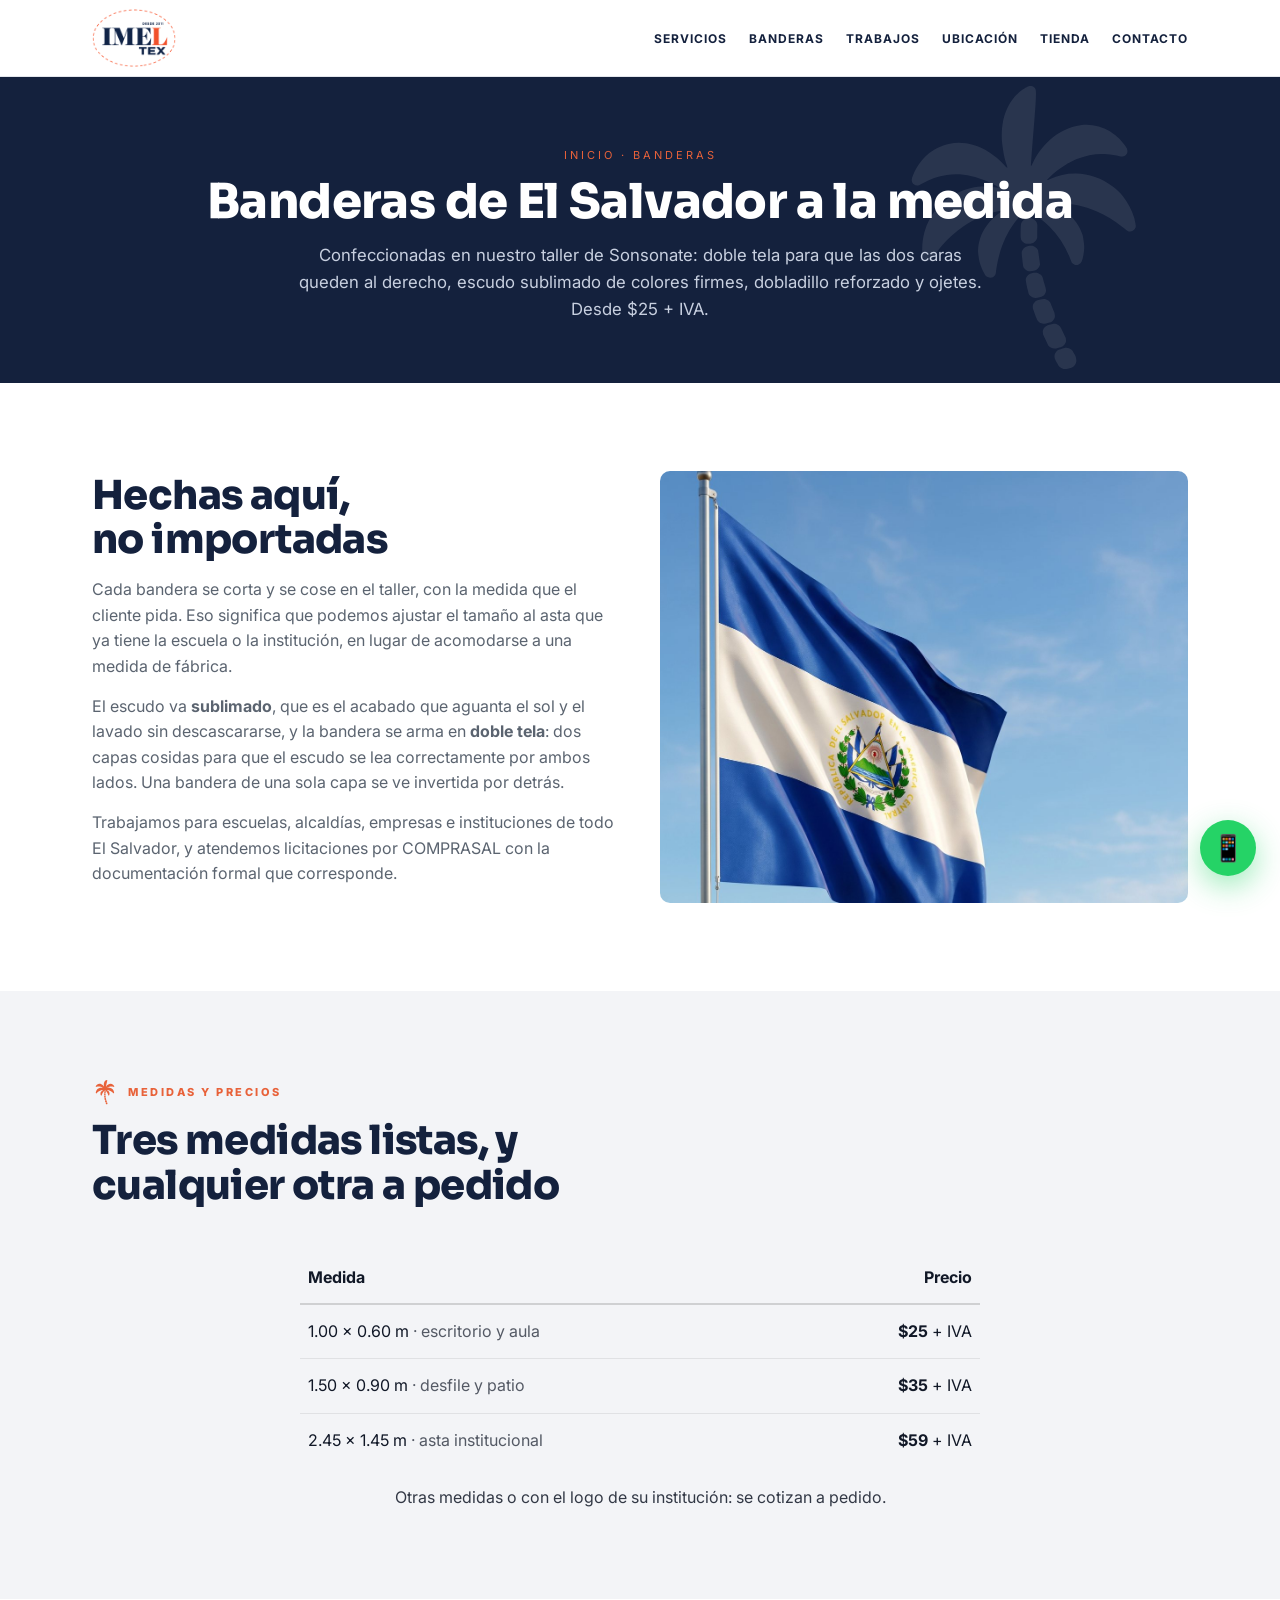
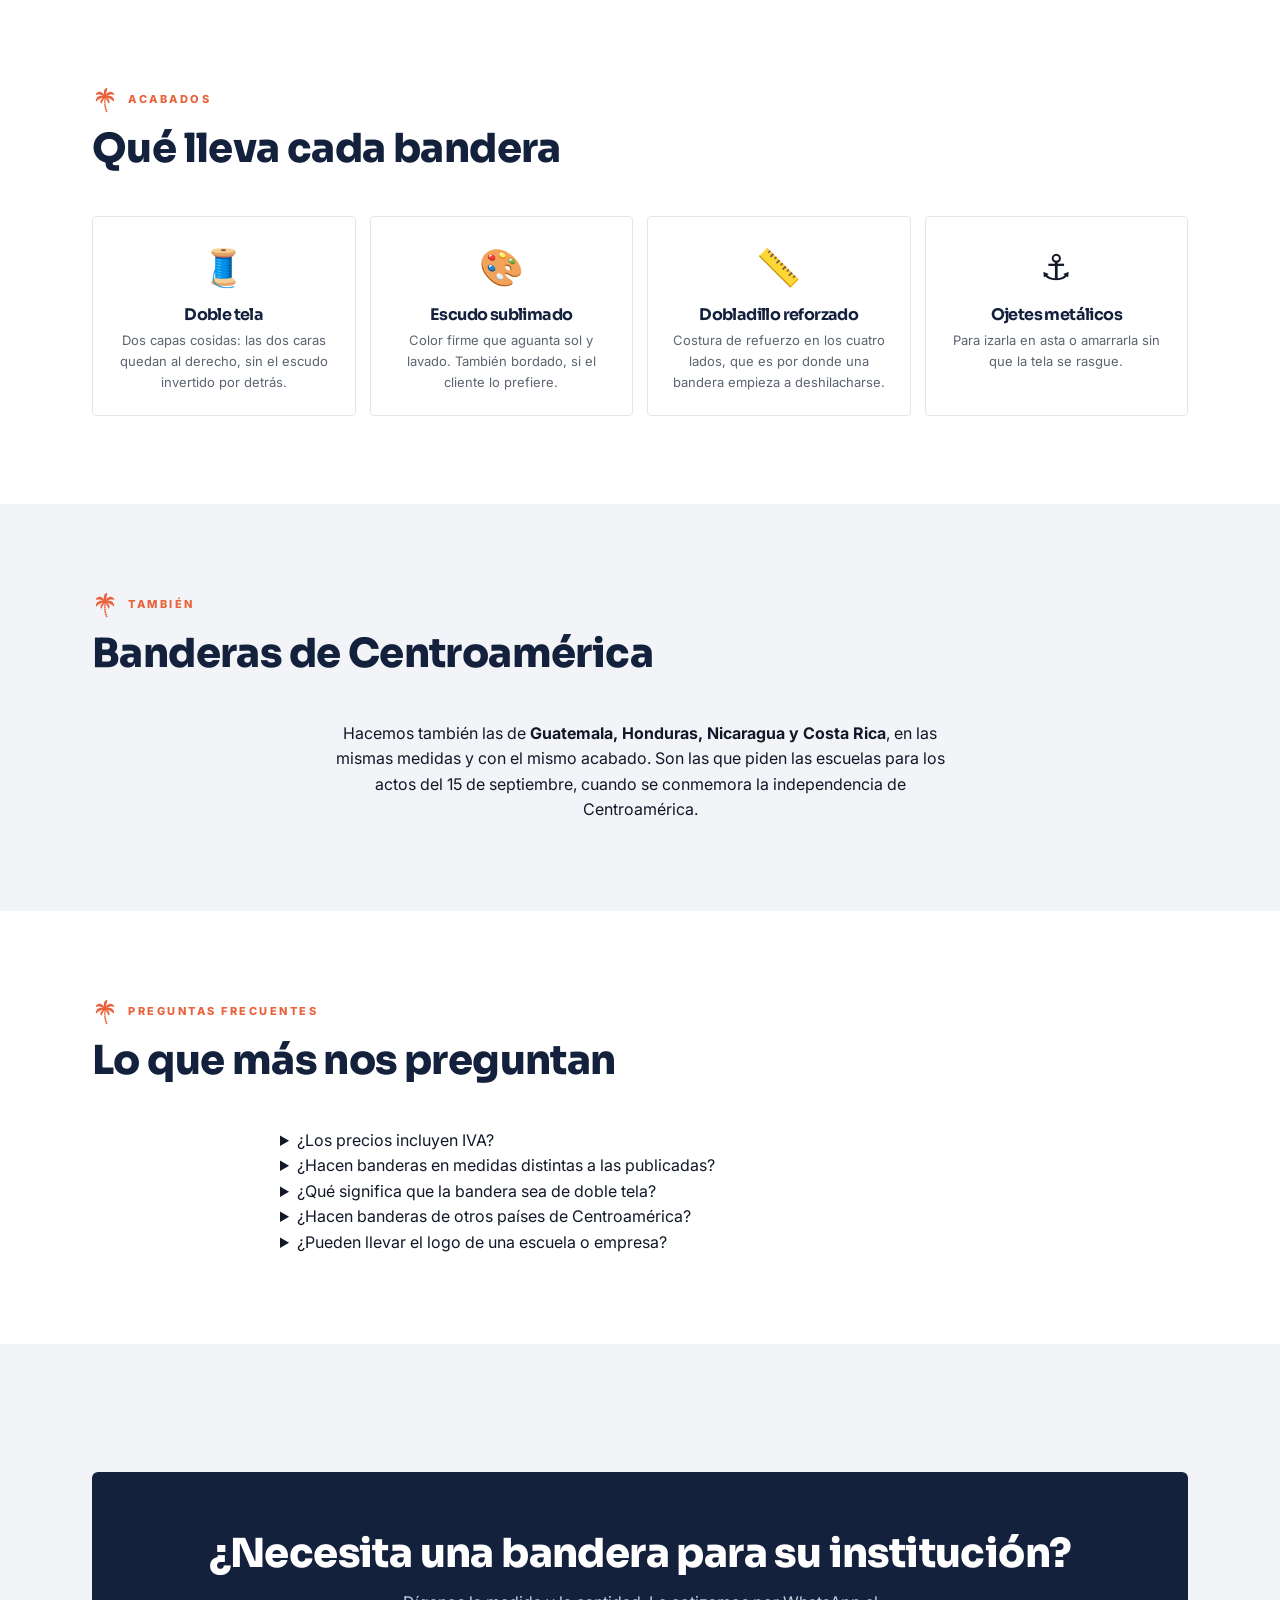
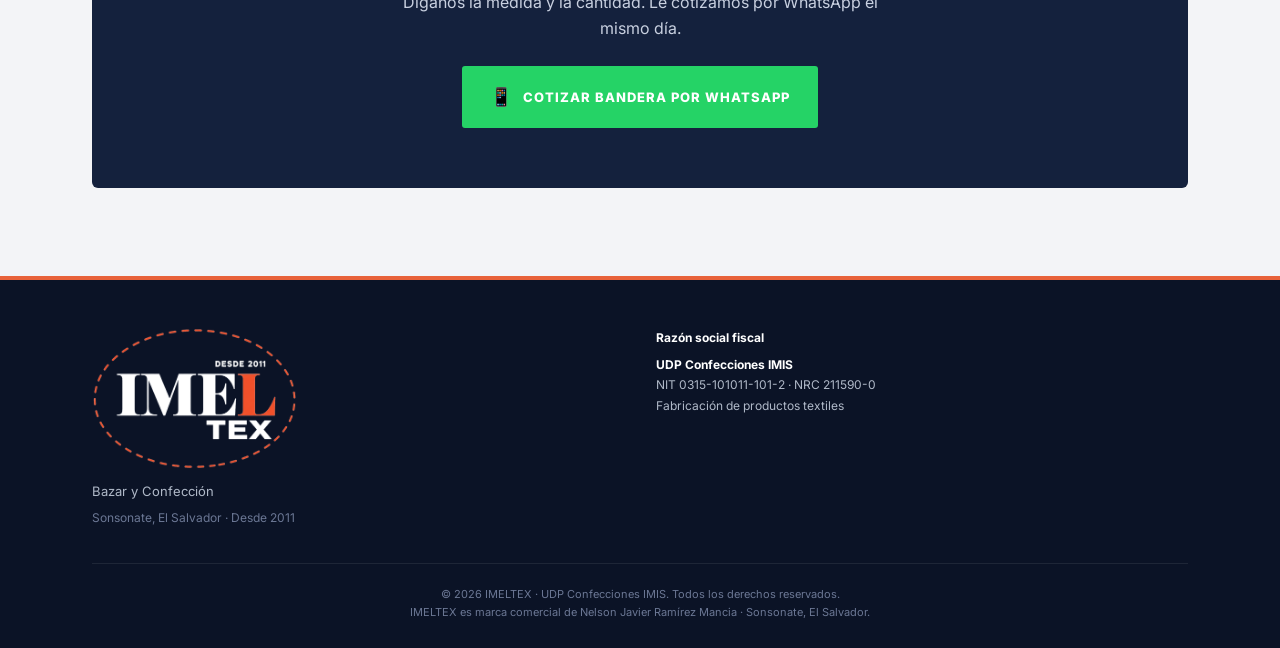
<file: banderas.html>
<!DOCTYPE html>
<html lang="es-SV">
<head>
  <meta charset="UTF-8" />
  <meta name="viewport" content="width=device-width, initial-scale=1, viewport-fit=cover" />
  <title>Banderas de El Salvador a la medida — Precios y tamaños | IMELTEX Sonsonate</title>
  <meta name="description" content="Banderas de El Salvador y de Centroamérica confeccionadas en Sonsonate. Doble tela, escudo sublimado, dobladillo reforzado y ojetes. Desde $25 + IVA en 1.00 × 0.60 m. Cualquier medida, a pedido." />
  <meta name="theme-color" content="#14213D" />

  <meta property="og:type" content="website" />
  <meta property="og:title" content="Banderas de El Salvador a la medida — IMELTEX Sonsonate" />
  <meta property="og:description" content="Confeccionadas aquí: doble tela, escudo sublimado y ojetes. Desde $25 + IVA. También Guatemala, Honduras, Nicaragua y Costa Rica." />
  <meta property="og:locale" content="es_SV" />
  <meta property="og:image" content="https://imeltex.com.sv/og-image-2026.jpg" />
  <meta property="og:url" content="https://imeltex.com.sv/banderas.html" />

  <meta name="twitter:card" content="summary_large_image" />
  <meta name="twitter:title" content="Banderas de El Salvador a la medida — IMELTEX" />
  <meta name="twitter:description" content="Doble tela, escudo sublimado y ojetes. Desde $25 + IVA. Sonsonate, El Salvador." />
  <meta name="twitter:image" content="https://imeltex.com.sv/og-image-2026.jpg" />

  <link rel="canonical" href="https://imeltex.com.sv/banderas.html" />
  <link rel="icon" type="image/png" sizes="192x192" href="imeltex-palmera-192.png" />
  <link rel="apple-touch-icon" href="imeltex-palmera-192.png" />
  <link rel="preconnect" href="https://fonts.googleapis.com" />
  <link rel="preconnect" href="https://fonts.gstatic.com" crossorigin />
  <link href="https://fonts.googleapis.com/css2?family=Sora:wght@700;800&family=Inter:wght@400;500;600;700;800&display=swap" rel="stylesheet" />
  <link rel="stylesheet" href="styles.css?v=20260906d-identidad" />

  <!-- Schema.org Breadcrumb -->
  <script type="application/ld+json">
  {
    "@context": "https://schema.org",
    "@type": "BreadcrumbList",
    "itemListElement": [
      { "@type": "ListItem", "position": 1, "name": "Inicio", "item": "https://imeltex.com.sv/" },
      { "@type": "ListItem", "position": 2, "name": "Banderas", "item": "https://imeltex.com.sv/banderas.html" }
    ]
  }
  </script>

  <!-- Schema.org Product con las tres medidas -->
  <script type="application/ld+json">
  {
    "@context": "https://schema.org",
    "@type": "Product",
    "name": "Bandera de El Salvador confeccionada a la medida",
    "image": "https://imeltex.com.sv/fotos/bandera-el-salvador-imeltex.jpg",
    "description": "Bandera de El Salvador confeccionada en Sonsonate: doble tela para que las dos caras queden al derecho, escudo sublimado de colores firmes, dobladillo reforzado y ojetes. Disponible en tres medidas y en cualquier medida a pedido.",
    "brand": { "@type": "Brand", "name": "IMELTEX" },
    "material": "Poliéster",
    "countryOfOrigin": "SV",
    "offers": {
      "@type": "AggregateOffer",
      "priceCurrency": "USD",
      "lowPrice": "25.00",
      "highPrice": "59.00",
      "offerCount": 3,
      "availability": "https://schema.org/InStock",
      "url": "https://imeltex.com.sv/banderas.html",
      "seller": { "@type": "LocalBusiness", "name": "IMELTEX", "@id": "https://imeltex.com.sv/#business" },
      "offers": [
        { "@type": "Offer", "name": "Bandera de El Salvador 1.00 × 0.60 m", "price": "25.00", "priceCurrency": "USD", "availability": "https://schema.org/InStock" },
        { "@type": "Offer", "name": "Bandera de El Salvador 1.50 × 0.90 m", "price": "35.00", "priceCurrency": "USD", "availability": "https://schema.org/InStock" },
        { "@type": "Offer", "name": "Bandera de El Salvador 2.45 × 1.45 m", "price": "59.00", "priceCurrency": "USD", "availability": "https://schema.org/InStock" }
      ]
    }
  }
  </script>

  <!-- Schema.org FAQ -->
  <script type="application/ld+json">
  {
    "@context": "https://schema.org",
    "@type": "FAQPage",
    "mainEntity": [
      {
        "@type": "Question",
        "name": "¿Los precios incluyen IVA?",
        "acceptedAnswer": { "@type": "Answer", "text": "No. Los precios publicados son más IVA. Emitimos factura o crédito fiscal a nombre de UDP Confecciones IMIS." }
      },
      {
        "@type": "Question",
        "name": "¿Hacen banderas en medidas distintas a las publicadas?",
        "acceptedAnswer": { "@type": "Answer", "text": "Sí. Confeccionamos cualquier medida a pedido, incluidas las de asta institucional y las de licitaciones. Solo hay que indicar el largo y el alto." }
      },
      {
        "@type": "Question",
        "name": "¿Qué significa que la bandera sea de doble tela?",
        "acceptedAnswer": { "@type": "Answer", "text": "Que lleva dos capas cosidas, de modo que el escudo y las franjas se ven al derecho por ambos lados. Una bandera de una sola tela se ve invertida por detrás." }
      },
      {
        "@type": "Question",
        "name": "¿Hacen banderas de otros países de Centroamérica?",
        "acceptedAnswer": { "@type": "Answer", "text": "Sí: Guatemala, Honduras, Nicaragua y Costa Rica, en las mismas medidas y con el mismo acabado." }
      },
      {
        "@type": "Question",
        "name": "¿Pueden llevar el logo de una escuela o empresa?",
        "acceptedAnswer": { "@type": "Answer", "text": "Sí. Sublimamos el logo o escudo institucional sobre la bandera, o lo bordamos si se prefiere. Se cotiza según el tamaño del arte." }
      }
    ]
  }
  </script>
</head>
<body>

  <!-- ── Nav ── -->
  <nav>
    <div class="container">
      <a href="index.html" class="logo-link">
        <img src="imeltex-isologo-2026@400.png" alt="IMELTEX, desde 2011" width="400" height="275" />
      </a>
      <ul>
        <li><a href="index.html#servicios">Servicios</a></li>
        <li><a href="banderas.html">Banderas</a></li>
        <li><a href="trabajos.html">Trabajos</a></li>
        <li><a href="index.html#ubicacion">Ubicación</a></li>
        <li><a href="tienda/">Tienda</a></li>
        <li><a href="index.html#contacto">Contacto</a></li>
      </ul>
    </div>
  </nav>

  <!-- ── Hero del servicio ── -->
  <header class="servicio-hero">
    <div class="container">
      <div class="crumb"><a href="index.html" style="color: var(--gold);">Inicio</a> · Banderas</div>
      <h1>Banderas de El Salvador a la medida</h1>
      <p>
        Confeccionadas en nuestro taller de Sonsonate: doble tela para que las dos caras queden
        al derecho, escudo sublimado de colores firmes, dobladillo reforzado y ojetes.
        Desde $25 + IVA.
      </p>
    </div>
  </header>

  <!-- ── Producto ── -->
  <section>
    <div class="container">
      <div class="dos-cols">
        <div>
          <h2>Hechas aquí, no importadas</h2>
          <p>
            Cada bandera se corta y se cose en el taller, con la medida que el cliente pida.
            Eso significa que podemos ajustar el tamaño al asta que ya tiene la escuela o la
            institución, en lugar de acomodarse a una medida de fábrica.
          </p>
          <p>
            El escudo va <strong>sublimado</strong>, que es el acabado que aguanta el sol y el
            lavado sin descascararse, y la bandera se arma en <strong>doble tela</strong>: dos
            capas cosidas para que el escudo se lea correctamente por ambos lados. Una bandera
            de una sola capa se ve invertida por detrás.
          </p>
          <p>
            Trabajamos para escuelas, alcaldías, empresas e instituciones de todo El Salvador,
            y atendemos licitaciones por COMPRASAL con la documentación formal que corresponde.
          </p>
        </div>
        <div>
          <img src="fotos/bandera-el-salvador-imeltex.jpg"
               alt="Bandera de El Salvador confeccionada por IMELTEX, ondeando en un asta"
               style="width:100%; height:auto; border-radius:10px; display:block;"
               width="1200" height="983" loading="lazy" />
        </div>
      </div>
    </div>
  </section>

  <!-- ── Medidas y precios ── -->
  <section class="cream-dark">
    <div class="container">
      <div class="seccion-titulo">
        <div class="label">Medidas y precios</div>
        <h2>Tres medidas listas, y cualquier otra a pedido</h2>
      </div>

      <table style="width:100%; max-width:680px; margin:0 auto; border-collapse:collapse; font-size:16px;">
        <caption style="position:absolute;width:1px;height:1px;overflow:hidden;clip:rect(0 0 0 0);white-space:nowrap;">Precios de banderas de El Salvador por medida</caption>
        <thead>
          <tr style="border-bottom:2px solid rgba(0,0,0,.15);">
            <th scope="col" style="text-align:left; padding:12px 8px;">Medida</th>
            <th scope="col" style="text-align:right; padding:12px 8px;">Precio</th>
          </tr>
        </thead>
        <tbody>
          <tr style="border-bottom:1px solid rgba(0,0,0,.08);">
            <td style="padding:14px 8px;">1.00 × 0.60 m <span style="opacity:.7">· escritorio y aula</span></td>
            <td style="padding:14px 8px; text-align:right;"><strong>$25</strong> + IVA</td>
          </tr>
          <tr style="border-bottom:1px solid rgba(0,0,0,.08);">
            <td style="padding:14px 8px;">1.50 × 0.90 m <span style="opacity:.7">· desfile y patio</span></td>
            <td style="padding:14px 8px; text-align:right;"><strong>$35</strong> + IVA</td>
          </tr>
          <tr>
            <td style="padding:14px 8px;">2.45 × 1.45 m <span style="opacity:.7">· asta institucional</span></td>
            <td style="padding:14px 8px; text-align:right;"><strong>$59</strong> + IVA</td>
          </tr>
        </tbody>
      </table>

      <p style="text-align:center; margin-top:18px; opacity:.85;">
        Otras medidas o con el logo de su institución: se cotizan a pedido.
      </p>
    </div>
  </section>

  <!-- ── Qué incluye ── -->
  <section>
    <div class="container">
      <div class="seccion-titulo">
        <div class="label">Acabados</div>
        <h2>Qué lleva cada bandera</h2>
      </div>
      <div class="casos-uso-grid">
        <div class="caso-uso">
          <div class="icon" aria-hidden="true">🧵</div>
          <h3>Doble tela</h3>
          <p>Dos capas cosidas: las dos caras quedan al derecho, sin el escudo invertido por detrás.</p>
        </div>
        <div class="caso-uso">
          <div class="icon" aria-hidden="true">🎨</div>
          <h3>Escudo sublimado</h3>
          <p>Color firme que aguanta sol y lavado. También bordado, si el cliente lo prefiere.</p>
        </div>
        <div class="caso-uso">
          <div class="icon" aria-hidden="true">📏</div>
          <h3>Dobladillo reforzado</h3>
          <p>Costura de refuerzo en los cuatro lados, que es por donde una bandera empieza a deshilacharse.</p>
        </div>
        <div class="caso-uso">
          <div class="icon" aria-hidden="true">⚓</div>
          <h3>Ojetes metálicos</h3>
          <p>Para izarla en asta o amarrarla sin que la tela se rasgue.</p>
        </div>
      </div>
    </div>
  </section>

  <!-- ── Centroamérica ── -->
  <section class="cream-dark">
    <div class="container">
      <div class="seccion-titulo">
        <div class="label">También</div>
        <h2>Banderas de Centroamérica</h2>
      </div>
      <p style="text-align:center; max-width:620px; margin:0 auto;">
        Hacemos también las de <strong>Guatemala, Honduras, Nicaragua y Costa Rica</strong>,
        en las mismas medidas y con el mismo acabado. Son las que piden las escuelas para los
        actos del 15 de septiembre, cuando se conmemora la independencia de Centroamérica.
      </p>
    </div>
  </section>

  <!-- ── Preguntas ── -->
  <section>
    <div class="container">
      <div class="seccion-titulo">
        <div class="label">Preguntas frecuentes</div>
        <h2>Lo que más nos preguntan</h2>
      </div>
      <div style="max-width:720px; margin:0 auto;">
        <details><summary>¿Los precios incluyen IVA?</summary>
          <p>No. Los precios publicados son más IVA. Emitimos factura o crédito fiscal a nombre de UDP Confecciones IMIS.</p>
        </details>
        <details><summary>¿Hacen banderas en medidas distintas a las publicadas?</summary>
          <p>Sí. Confeccionamos cualquier medida a pedido, incluidas las de asta institucional y las de licitaciones. Solo hay que indicar el largo y el alto.</p>
        </details>
        <details><summary>¿Qué significa que la bandera sea de doble tela?</summary>
          <p>Que lleva dos capas cosidas, de modo que el escudo y las franjas se ven al derecho por ambos lados. Una bandera de una sola tela se ve invertida por detrás.</p>
        </details>
        <details><summary>¿Hacen banderas de otros países de Centroamérica?</summary>
          <p>Sí: Guatemala, Honduras, Nicaragua y Costa Rica, en las mismas medidas y con el mismo acabado.</p>
        </details>
        <details><summary>¿Pueden llevar el logo de una escuela o empresa?</summary>
          <p>Sí. Sublimamos el logo o escudo institucional sobre la bandera, o lo bordamos si se prefiere. Se cotiza según el tamaño del arte.</p>
        </details>
      </div>
    </div>
  </section>

  <!-- ── CTA WhatsApp ── -->
  <section class="cream-dark">
    <div class="container">
      <div class="cta-bloque">
        <h2>¿Necesita una bandera para su institución?</h2>
        <p>Díganos la medida y la cantidad. Le cotizamos por WhatsApp el mismo día.</p>
        <a class="btn btn-wa" href="https://wa.me/50360158047?text=Hola%20IMELTEX%2C%20quiero%20cotizar%20una%20bandera" target="_blank" rel="noopener">
          <span style="font-size:18px" aria-hidden="true">📱</span> Cotizar bandera por WhatsApp
        </a>
      </div>
    </div>
  </section>

  <!-- ── Footer ── -->
  <footer>
    <div class="container">
      <div class="footer-grid">
        <div>
          <img src="imeltex-isologo-2026-blanco.png" alt="IMELTEX, desde 2011" class="logo-footer" width="900" height="619" loading="lazy" />
          <div style="color: #b0b9c8; font-size: 13px; margin-bottom: 6px;">Bazar y Confección</div>
          <div style="font-size: 12px; color: #6b7794;">Sonsonate, El Salvador · Desde 2011</div>
        </div>
        <div class="fiscal">
          <div style="color: #fff; font-weight: 700; margin-bottom: 6px;">Razón social fiscal</div>
          <div><strong>UDP Confecciones IMIS</strong></div>
          <div>NIT 0315-101011-101-2 · NRC 211590-0</div>
          <div>Fabricación de productos textiles</div>
        </div>
      </div>
      <div class="copy">
        © <span id="anio"></span> IMELTEX · UDP Confecciones IMIS. Todos los derechos reservados.<br />
        IMELTEX es marca comercial de Nelson Javier Ramírez Mancia · Sonsonate, El Salvador.
      </div>
    </div>
  </footer>

  <a class="wa-float" href="https://wa.me/50360158047?text=Hola%20IMELTEX%2C%20quiero%20cotizar%20una%20bandera" target="_blank" rel="noopener" title="Contactanos por WhatsApp" aria-label="WhatsApp"><span aria-hidden="true">📱</span></a>

  <script>document.getElementById('anio').textContent = new Date().getFullYear();</script>
</body>
</html>
</file>
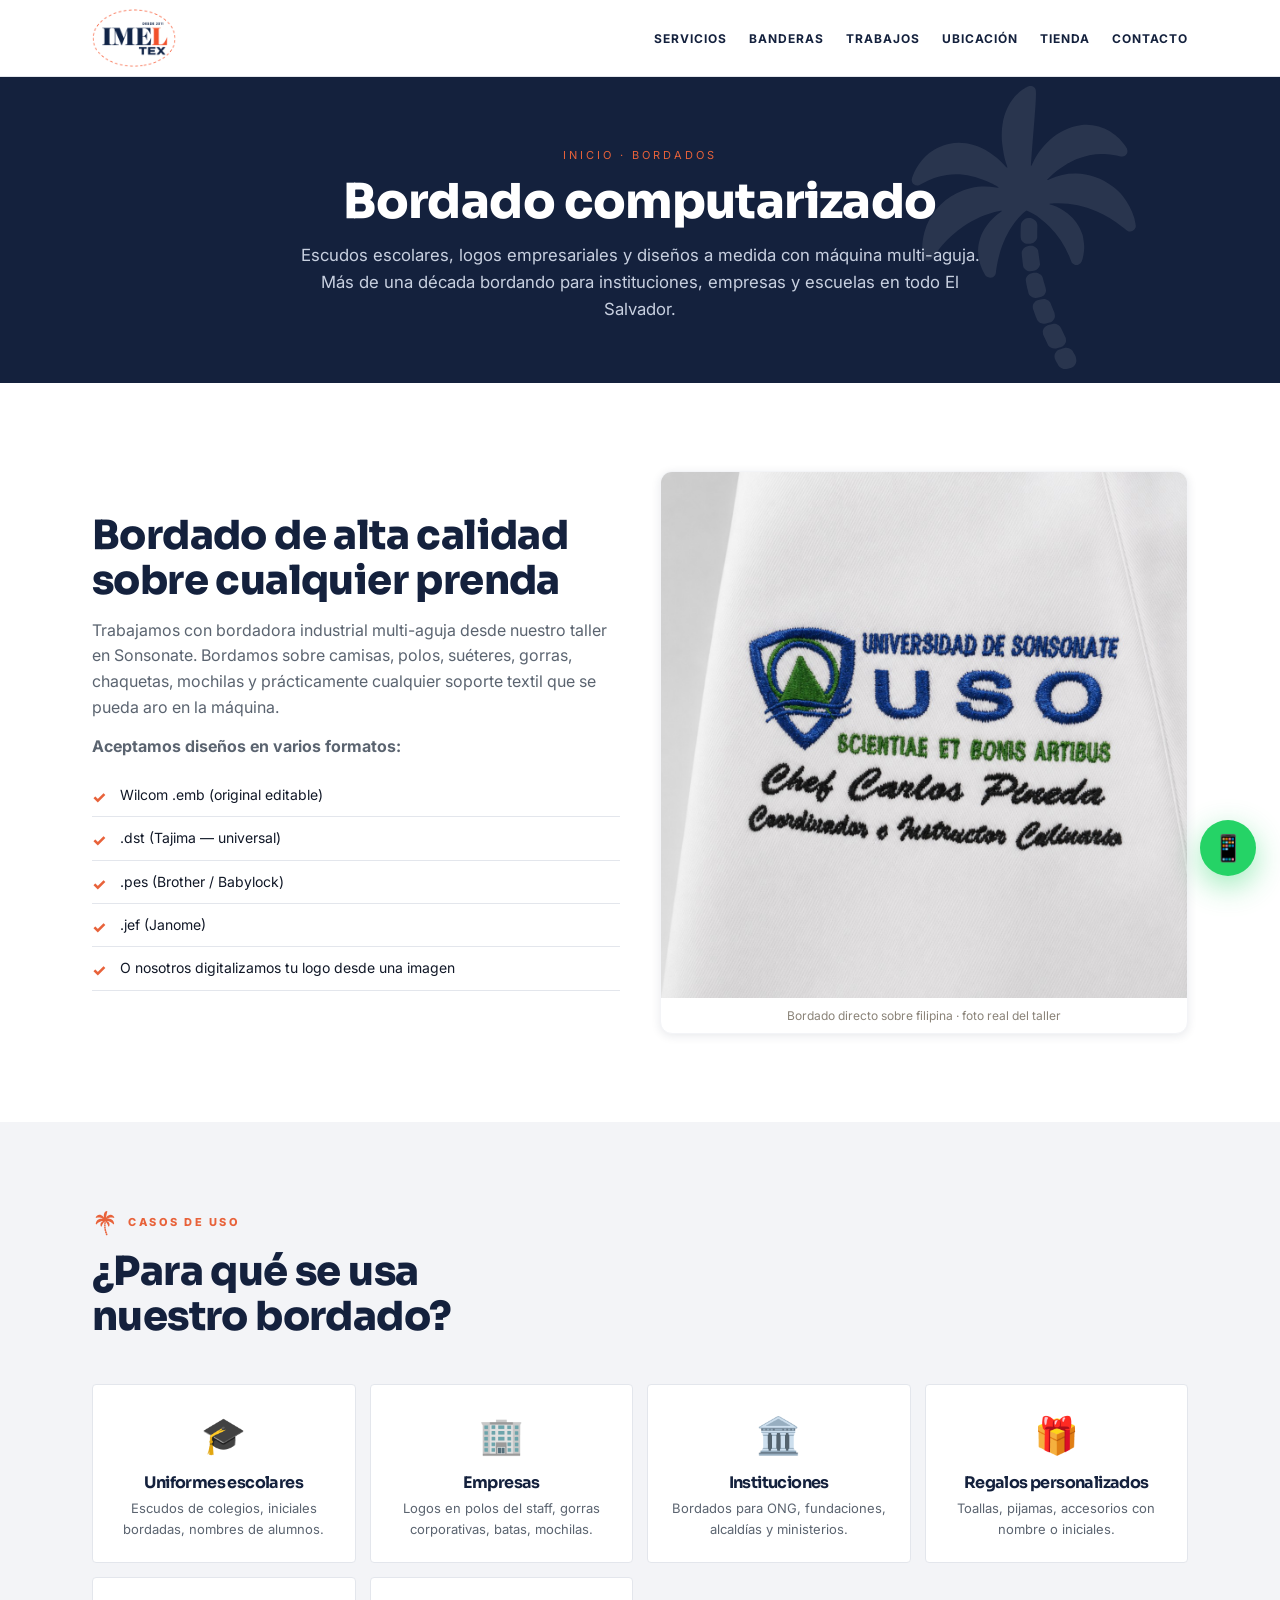
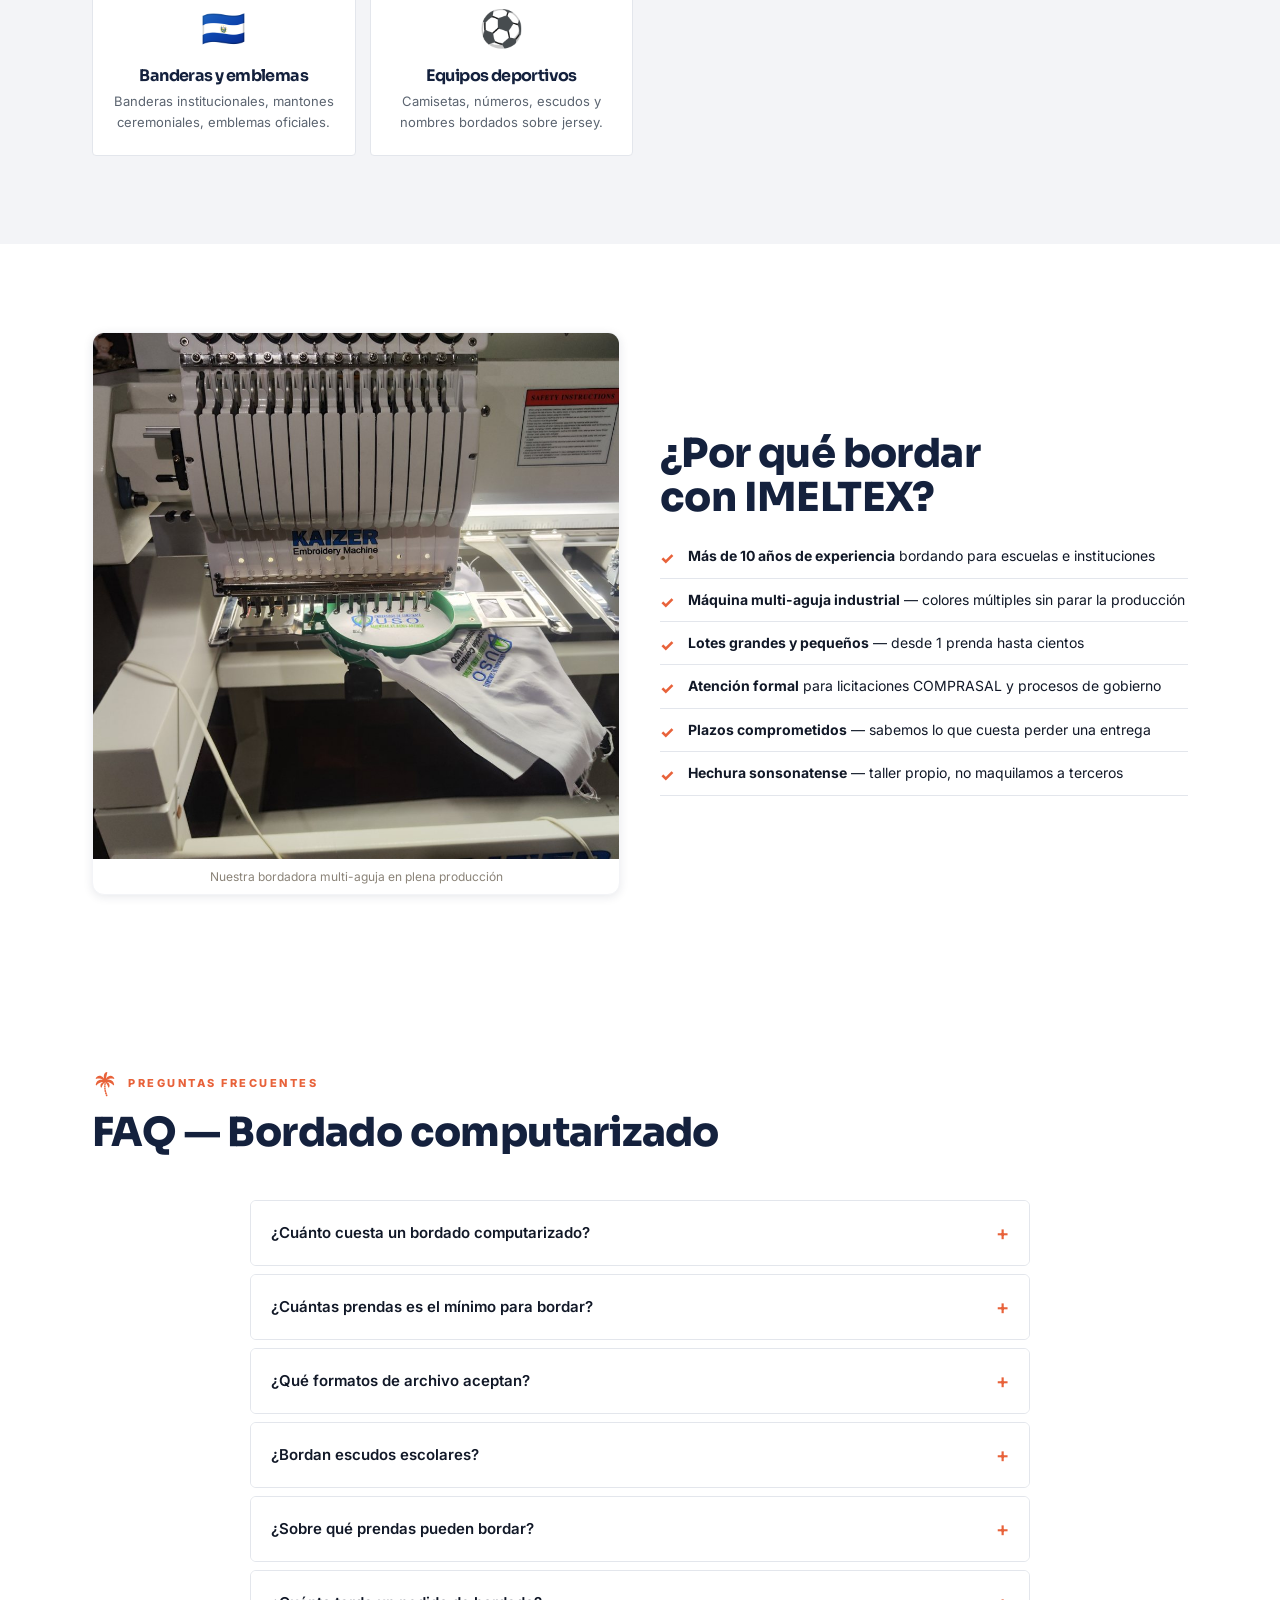
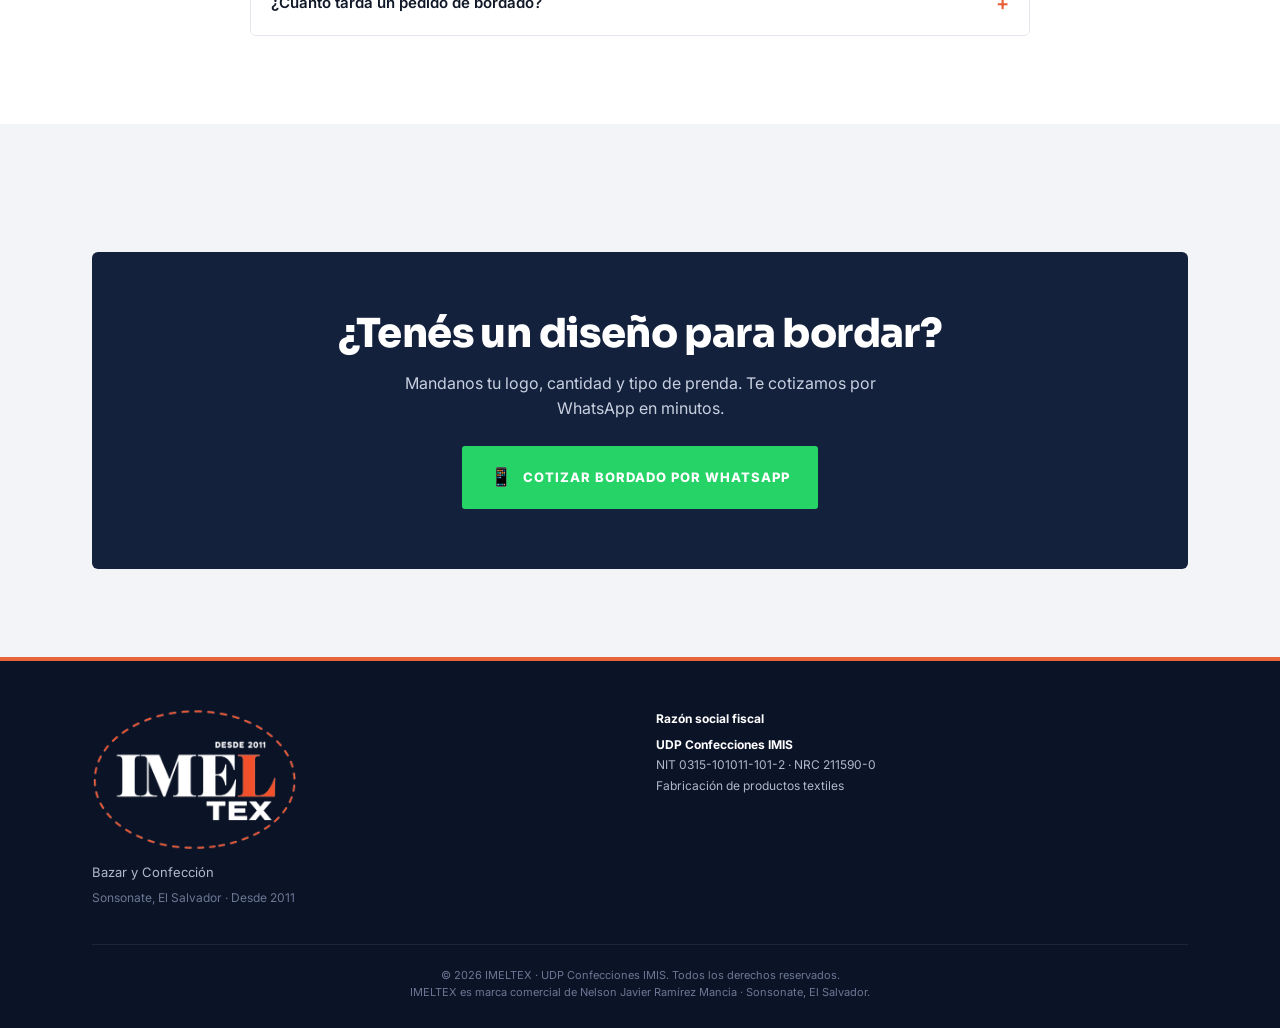
<file: bordados.html>
<!DOCTYPE html>
<html lang="es-SV">
<head>
  <meta charset="UTF-8" />
  <meta name="viewport" content="width=device-width, initial-scale=1, viewport-fit=cover" />
  <title>Bordado computarizado en El Salvador — Escudos, logos y diseños | IMELTEX Sonsonate</title>
  <meta name="description" content="Servicio de bordado computarizado en Sonsonate, El Salvador. Escudos escolares, logos empresariales, diseños sobre camisas, polos, suéteres y gorras. Aceptamos archivos Wilcom (.emb / .dst / .pes). Cotizá por WhatsApp." />
  <meta name="theme-color" content="#14213D" />

  <meta property="og:type" content="website" />
  <meta property="og:title" content="Bordado computarizado — IMELTEX Sonsonate" />
  <meta property="og:description" content="Escudos escolares, logos empresariales y diseños personalizados. Aceptamos .emb / .dst / .pes." />
  <meta property="og:locale" content="es_SV" />
  <meta property="og:image" content="https://imeltex.com.sv/og-image-2026.jpg" />
  <meta property="og:url" content="https://imeltex.com.sv/bordados.html" />

  <link rel="canonical" href="https://imeltex.com.sv/bordados.html" />
  <link rel="icon" type="image/png" sizes="192x192" href="imeltex-palmera-192.png" />
  <link rel="apple-touch-icon" href="imeltex-palmera-192.png" />
  <link rel="preconnect" href="https://fonts.googleapis.com" />
  <link rel="preconnect" href="https://fonts.gstatic.com" crossorigin />
  <link href="https://fonts.googleapis.com/css2?family=Sora:wght@700;800&family=Inter:wght@400;500;600;700;800&display=swap" rel="stylesheet" />
  <link rel="stylesheet" href="styles.css?v=20260906d-identidad" />

  <!-- Schema.org Breadcrumb -->
  <script type="application/ld+json">
  {
    "@context": "https://schema.org",
    "@type": "BreadcrumbList",
    "itemListElement": [
      { "@type": "ListItem", "position": 1, "name": "Inicio", "item": "https://imeltex.com.sv/" },
      { "@type": "ListItem", "position": 2, "name": "Bordado computarizado", "item": "https://imeltex.com.sv/bordados.html" }
    ]
  }
  </script>

  <!-- Schema.org Service -->
  <script type="application/ld+json">
  {
    "@context": "https://schema.org",
    "@type": "Service",
    "name": "Bordado computarizado",
    "serviceType": "Bordado textil",
    "provider": {
      "@type": "LocalBusiness",
      "name": "IMELTEX",
      "address": {
        "@type": "PostalAddress",
        "addressLocality": "Sonsonate",
        "addressCountry": "SV"
      },
      "telephone": "+503-6015-8047"
    },
    "areaServed": "El Salvador",
    "description": "Bordado computarizado de escudos escolares, logos empresariales y diseños personalizados. Aceptamos archivos Wilcom (.emb, .dst, .pes).",
    "offers": {
      "@type": "Offer",
      "url": "https://imeltex.com.sv/bordados.html",
      "priceCurrency": "USD",
      "availability": "https://schema.org/InStock"
    }
  }
  </script>
</head>
<body>

  <!-- ── Nav ── -->
  <nav>
    <div class="container">
      <a href="index.html" class="logo-link">
        <img src="imeltex-isologo-2026@400.png" alt="IMELTEX, desde 2011" width="400" height="275" />
      </a>
      <ul>
        <li><a href="index.html#servicios">Servicios</a></li>
        <li><a href="banderas.html">Banderas</a></li>
        <li><a href="trabajos.html">Trabajos</a></li>
        <li><a href="index.html#ubicacion">Ubicación</a></li>
        <li><a href="tienda/">Tienda</a></li>
        <li><a href="index.html#contacto">Contacto</a></li>
      </ul>
    </div>
  </nav>

  <!-- ── Hero del servicio ── -->
  <header class="servicio-hero">
    <div class="container">
      <div class="crumb"><a href="index.html" style="color: var(--gold);">Inicio</a> · Bordados</div>
      <h1>Bordado computarizado</h1>
      <p>
        Escudos escolares, logos empresariales y diseños a medida con máquina multi-aguja.
        Más de una década bordando para instituciones, empresas y escuelas en todo El Salvador.
      </p>
    </div>
  </header>

  <!-- ── Qué bordamos ── -->
  <section>
    <div class="container">
      <div class="dos-cols">
        <div>
          <h2>Bordado de alta calidad sobre cualquier prenda</h2>
          <p>
            Trabajamos con bordadora industrial multi-aguja desde nuestro taller en Sonsonate.
            Bordamos sobre camisas, polos, suéteres, gorras, chaquetas, mochilas y prácticamente
            cualquier soporte textil que se pueda aro en la máquina.
          </p>
          <p>
            <strong>Aceptamos diseños en varios formatos:</strong>
          </p>
          <ul>
            <li>Wilcom .emb (original editable)</li>
            <li>.dst (Tajima — universal)</li>
            <li>.pes (Brother / Babylock)</li>
            <li>.jef (Janome)</li>
            <li>O nosotros digitalizamos tu logo desde una imagen</li>
          </ul>
        </div>
        <div class="imagen-real"><img src="fotos/galeria/bordado-logo-uso-filipina.jpg" alt="Logo de la Universidad de Sonsonate bordado en filipina, hecho en IMELTEX" loading="lazy" width="1000" height="1000" /><div class="pie">Bordado directo sobre filipina · foto real del taller</div></div>
      </div>
    </div>
  </section>

  <!-- ── Casos de uso ── -->
  <section class="cream-dark">
    <div class="container">
      <div class="seccion-titulo">
        <div class="label">Casos de uso</div>
        <h2>¿Para qué se usa nuestro bordado?</h2>
      </div>
      <div class="casos-uso-grid">
        <div class="caso-uso">
          <div class="icon" aria-hidden="true">🎓</div>
          <h3>Uniformes escolares</h3>
          <p>Escudos de colegios, iniciales bordadas, nombres de alumnos.</p>
        </div>
        <div class="caso-uso">
          <div class="icon" aria-hidden="true">🏢</div>
          <h3>Empresas</h3>
          <p>Logos en polos del staff, gorras corporativas, batas, mochilas.</p>
        </div>
        <div class="caso-uso">
          <div class="icon" aria-hidden="true">🏛️</div>
          <h3>Instituciones</h3>
          <p>Bordados para ONG, fundaciones, alcaldías y ministerios.</p>
        </div>
        <div class="caso-uso">
          <div class="icon" aria-hidden="true">🎁</div>
          <h3>Regalos personalizados</h3>
          <p>Toallas, pijamas, accesorios con nombre o iniciales.</p>
        </div>
        <div class="caso-uso">
          <div class="icon" aria-hidden="true">🇸🇻</div>
          <h3>Banderas y emblemas</h3>
          <p>Banderas institucionales, mantones ceremoniales, emblemas oficiales.</p>
        </div>
        <div class="caso-uso">
          <div class="icon" aria-hidden="true">⚽</div>
          <h3>Equipos deportivos</h3>
          <p>Camisetas, números, escudos y nombres bordados sobre jersey.</p>
        </div>
      </div>
    </div>
  </section>

  <!-- ── Por qué nosotros ── -->
  <section>
    <div class="container">
      <div class="dos-cols">
        <div class="imagen-real"><img src="fotos/galeria/maquina-bordando.jpg" alt="Máquina bordadora multi-aguja de IMELTEX bordando un logo" loading="lazy" width="1000" height="1000" /><div class="pie">Nuestra bordadora multi-aguja en plena producción</div></div>
        <div>
          <h2>¿Por qué bordar con IMELTEX?</h2>
          <ul>
            <li><strong>Más de 10 años de experiencia</strong> bordando para escuelas e instituciones</li>
            <li><strong>Máquina multi-aguja industrial</strong> — colores múltiples sin parar la producción</li>
            <li><strong>Lotes grandes y pequeños</strong> — desde 1 prenda hasta cientos</li>
            <li><strong>Atención formal</strong> para licitaciones COMPRASAL y procesos de gobierno</li>
            <li><strong>Plazos comprometidos</strong> — sabemos lo que cuesta perder una entrega</li>
            <li><strong>Hechura sonsonatense</strong> — taller propio, no maquilamos a terceros</li>
          </ul>
        </div>
      </div>
    </div>
  </section>

  <!-- FAQ Schema -->
  <script type="application/ld+json">
  {
    "@context": "https://schema.org",
    "@type": "FAQPage",
    "mainEntity": [
      {
        "@type": "Question",
        "name": "¿Cuánto cuesta un bordado computarizado en El Salvador?",
        "acceptedAnswer": { "@type": "Answer", "text": "El precio depende del tamaño del diseño (en puntos), la cantidad de prendas y el tipo de soporte. Cotizamos por WhatsApp al +503 6015-8047 con diseño y cantidad." }
      },
      {
        "@type": "Question",
        "name": "¿Cuántas prendas es el mínimo para bordar?",
        "acceptedAnswer": { "@type": "Answer", "text": "Bordamos desde una sola prenda. No hay mínimo obligatorio, aunque el precio por unidad es mejor en lotes." }
      },
      {
        "@type": "Question",
        "name": "¿Qué formatos de archivo aceptan para bordado?",
        "acceptedAnswer": { "@type": "Answer", "text": "Aceptamos Wilcom .emb, .dst (Tajima), .pes (Brother), .jef (Janome). Si solo tenés el logo en imagen o PDF, nosotros lo digitalizamos." }
      },
      {
        "@type": "Question",
        "name": "¿Bordan escudos escolares en El Salvador?",
        "acceptedAnswer": { "@type": "Answer", "text": "Sí. El bordado de escudos escolares es uno de nuestros trabajos más frecuentes. Atendemos colegios de todo El Salvador desde nuestro taller en Sonsonate." }
      },
      {
        "@type": "Question",
        "name": "¿Sobre qué prendas pueden bordar?",
        "acceptedAnswer": { "@type": "Answer", "text": "Bordamos sobre camisas, polos, suéteres, gorras, chaquetas, mochilas y prácticamente cualquier soporte textil que pueda arse en la máquina." }
      },
      {
        "@type": "Question",
        "name": "¿Dónde hacer bordados computarizados en Sonsonate?",
        "acceptedAnswer": { "@type": "Answer", "text": "IMELTEX en Sonsonate ofrece servicio de bordado computarizado con máquina multi-aguja industrial. Atendemos escuelas, empresas e instituciones de todo El Salvador. Tel: +503 6015-8047." }
      }
    ]
  }
  </script>

  <!-- ── FAQ ── -->
  <section>
    <div class="container">
      <div class="seccion-titulo">
        <div class="label">Preguntas frecuentes</div>
        <h2>FAQ — Bordado computarizado</h2>
      </div>
      <div class="faq-lista">
        <details class="faq-item">
          <summary>¿Cuánto cuesta un bordado computarizado?</summary>
          <p>El precio depende del tamaño del diseño, la cantidad de prendas y el tipo de soporte. Mandanos el diseño y la cantidad por WhatsApp y te cotizamos.</p>
        </details>
        <details class="faq-item">
          <summary>¿Cuántas prendas es el mínimo para bordar?</summary>
          <p>Desde una sola prenda. No hay mínimo obligatorio, aunque el precio unitario mejora en lotes.</p>
        </details>
        <details class="faq-item">
          <summary>¿Qué formatos de archivo aceptan?</summary>
          <p>Wilcom .emb, .dst (Tajima), .pes (Brother), .jef (Janome). Si solo tenés el logo en imagen o PDF, lo digitalizamos nosotros.</p>
        </details>
        <details class="faq-item">
          <summary>¿Bordan escudos escolares?</summary>
          <p>Sí, es uno de los trabajos más frecuentes. Atendemos colegios de todo El Salvador.</p>
        </details>
        <details class="faq-item">
          <summary>¿Sobre qué prendas pueden bordar?</summary>
          <p>Camisas, polos, suéteres, gorras, chaquetas, mochilas y prácticamente cualquier textil que pueda ararse en la máquina.</p>
        </details>
        <details class="faq-item">
          <summary>¿Cuánto tarda un pedido de bordado?</summary>
          <p>Depende de la cantidad y si el diseño ya está digitalizado. Consultá por WhatsApp para un plazo exacto.</p>
        </details>
      </div>
    </div>
  </section>

  <!-- ── CTA WhatsApp ── -->
  <section class="cream-dark">
    <div class="container">
      <div class="cta-bloque">
        <h2>¿Tenés un diseño para bordar?</h2>
        <p>Mandanos tu logo, cantidad y tipo de prenda. Te cotizamos por WhatsApp en minutos.</p>
        <a class="btn btn-wa" href="https://wa.me/50360158047?text=Hola%20IMELTEX%2C%20necesito%20cotizar%20un%20bordado" target="_blank" rel="noopener">
          <span style="font-size:18px" aria-hidden="true">📱</span> Cotizar bordado por WhatsApp
        </a>
      </div>
    </div>
  </section>

  <!-- ── Footer ── -->
  <footer>
    <div class="container">
      <div class="footer-grid">
        <div>
          <img src="imeltex-isologo-2026-blanco.png" alt="IMELTEX, desde 2011" class="logo-footer" width="900" height="619" loading="lazy" />
          <div style="color: #b0b9c8; font-size: 13px; margin-bottom: 6px;">Bazar y Confección</div>
          <div style="font-size: 12px; color: #6b7794;">Sonsonate, El Salvador · Desde 2011</div>
        </div>
        <div class="fiscal">
          <div style="color: #fff; font-weight: 700; margin-bottom: 6px;">Razón social fiscal</div>
          <div><strong>UDP Confecciones IMIS</strong></div>
          <div>NIT 0315-101011-101-2 · NRC 211590-0</div>
          <div>Fabricación de productos textiles</div>
        </div>
      </div>
      <div class="copy">
        © <span id="anio"></span> IMELTEX · UDP Confecciones IMIS. Todos los derechos reservados.<br />
        IMELTEX es marca comercial de Nelson Javier Ramírez Mancia · Sonsonate, El Salvador.
      </div>
    </div>
  </footer>

  <a class="wa-float" href="https://wa.me/50360158047?text=Hola%20IMELTEX%2C%20necesito%20cotizar%20un%20bordado" target="_blank" rel="noopener" title="Contactanos por WhatsApp" aria-label="WhatsApp"><span aria-hidden="true">📱</span></a>

  <script>document.getElementById('anio').textContent = new Date().getFullYear();</script>
</body>
</html>
</file>
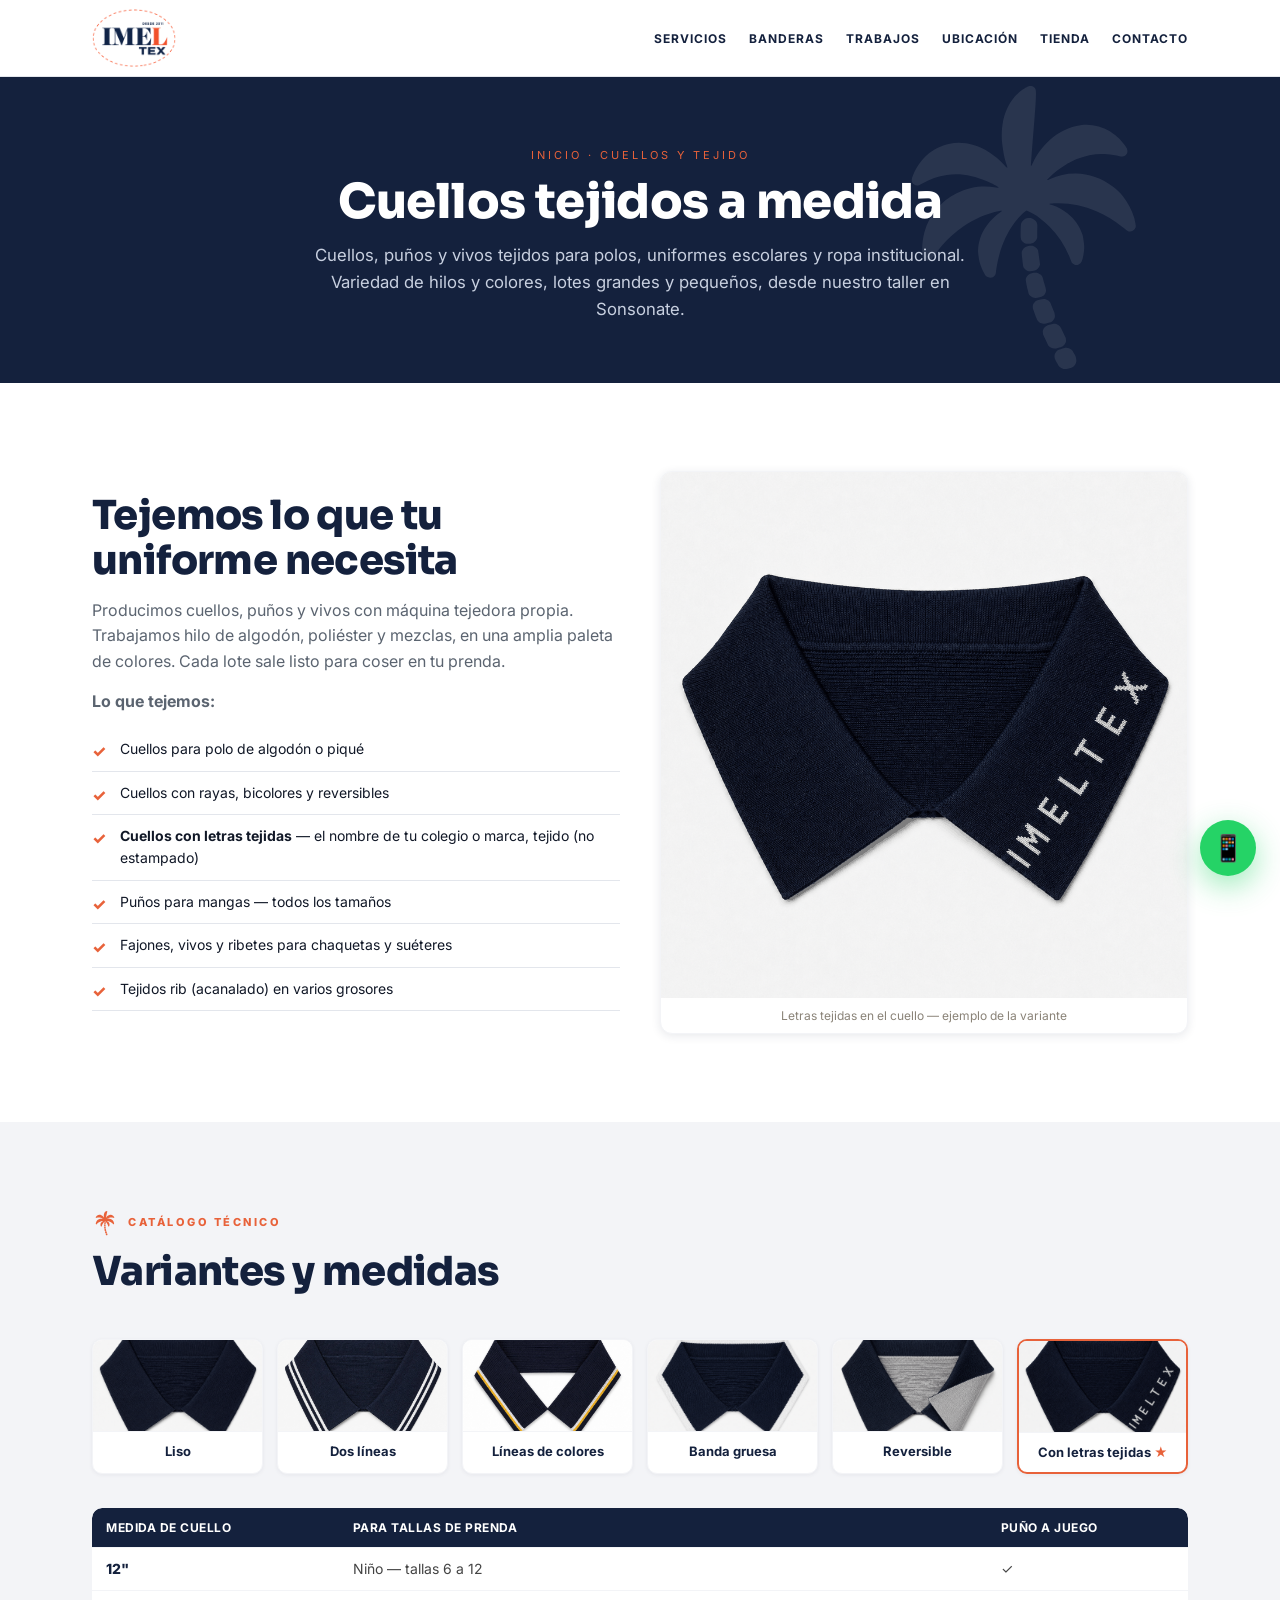
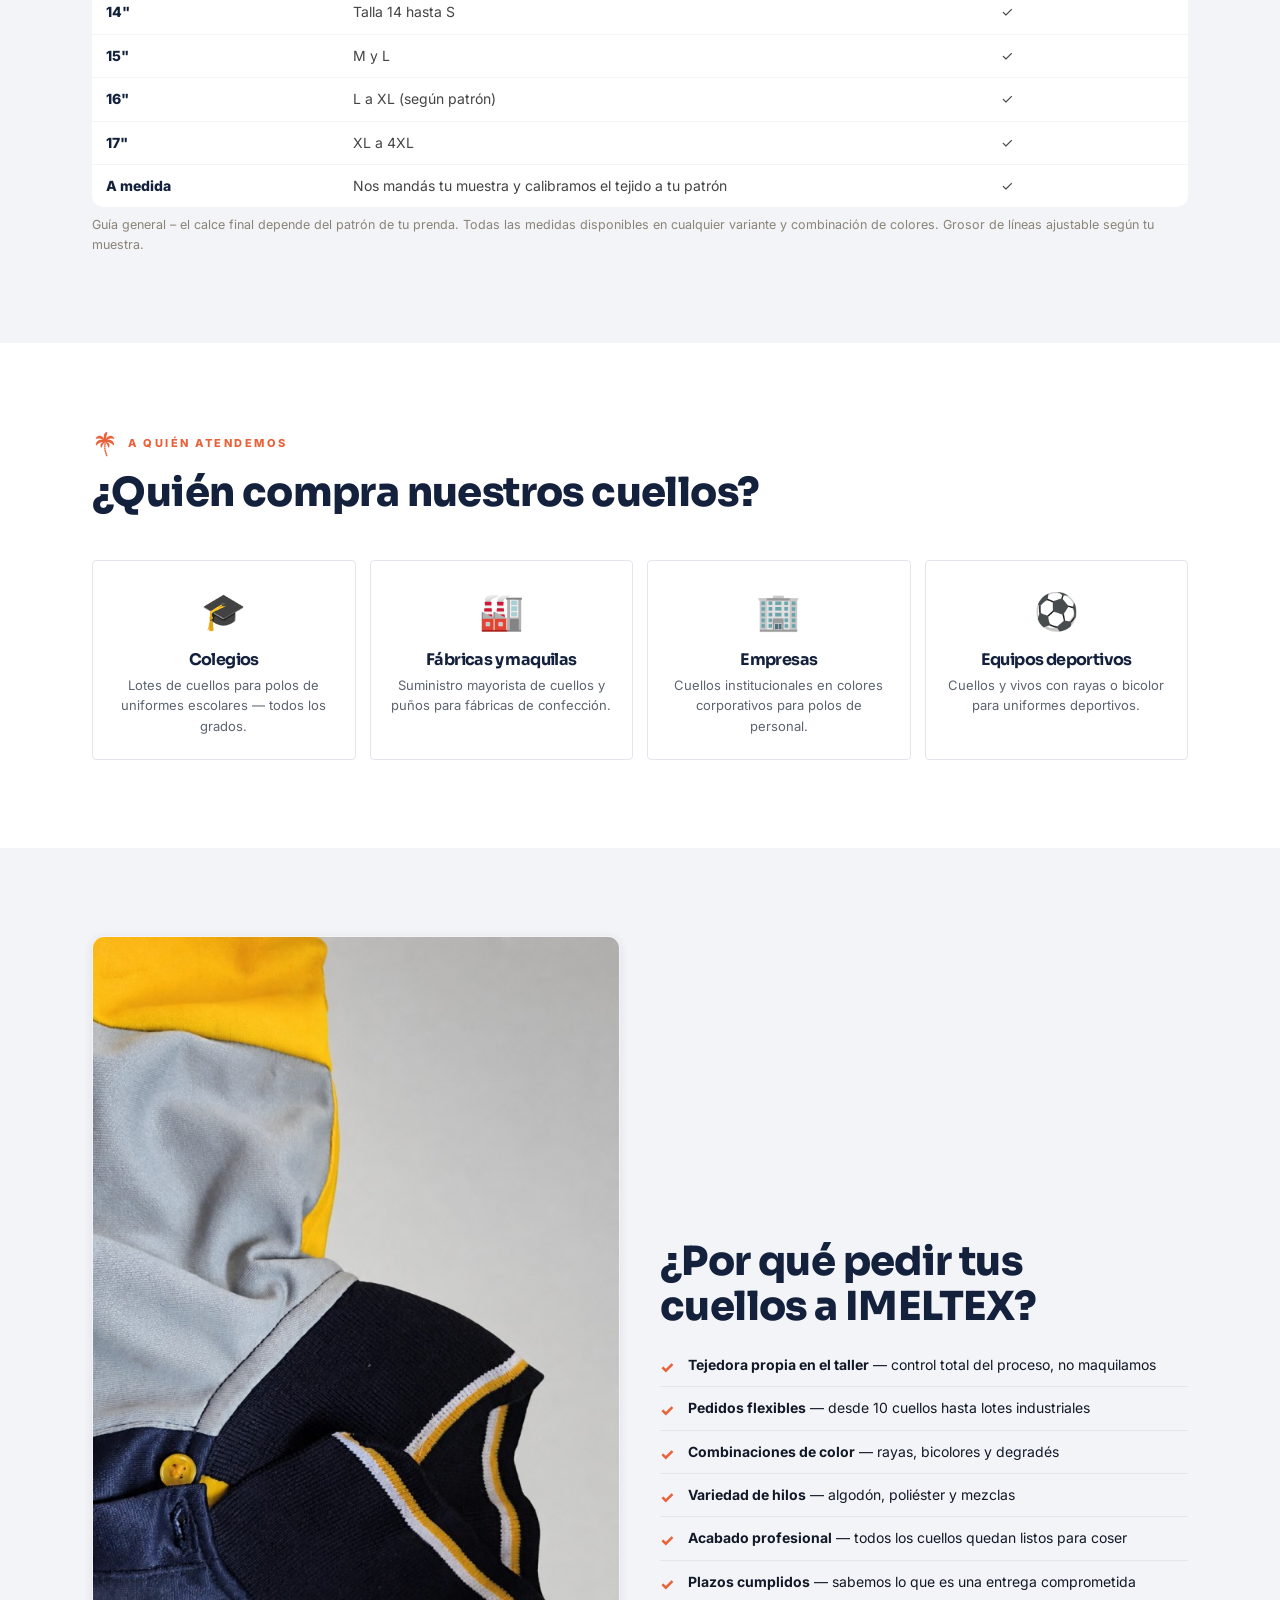
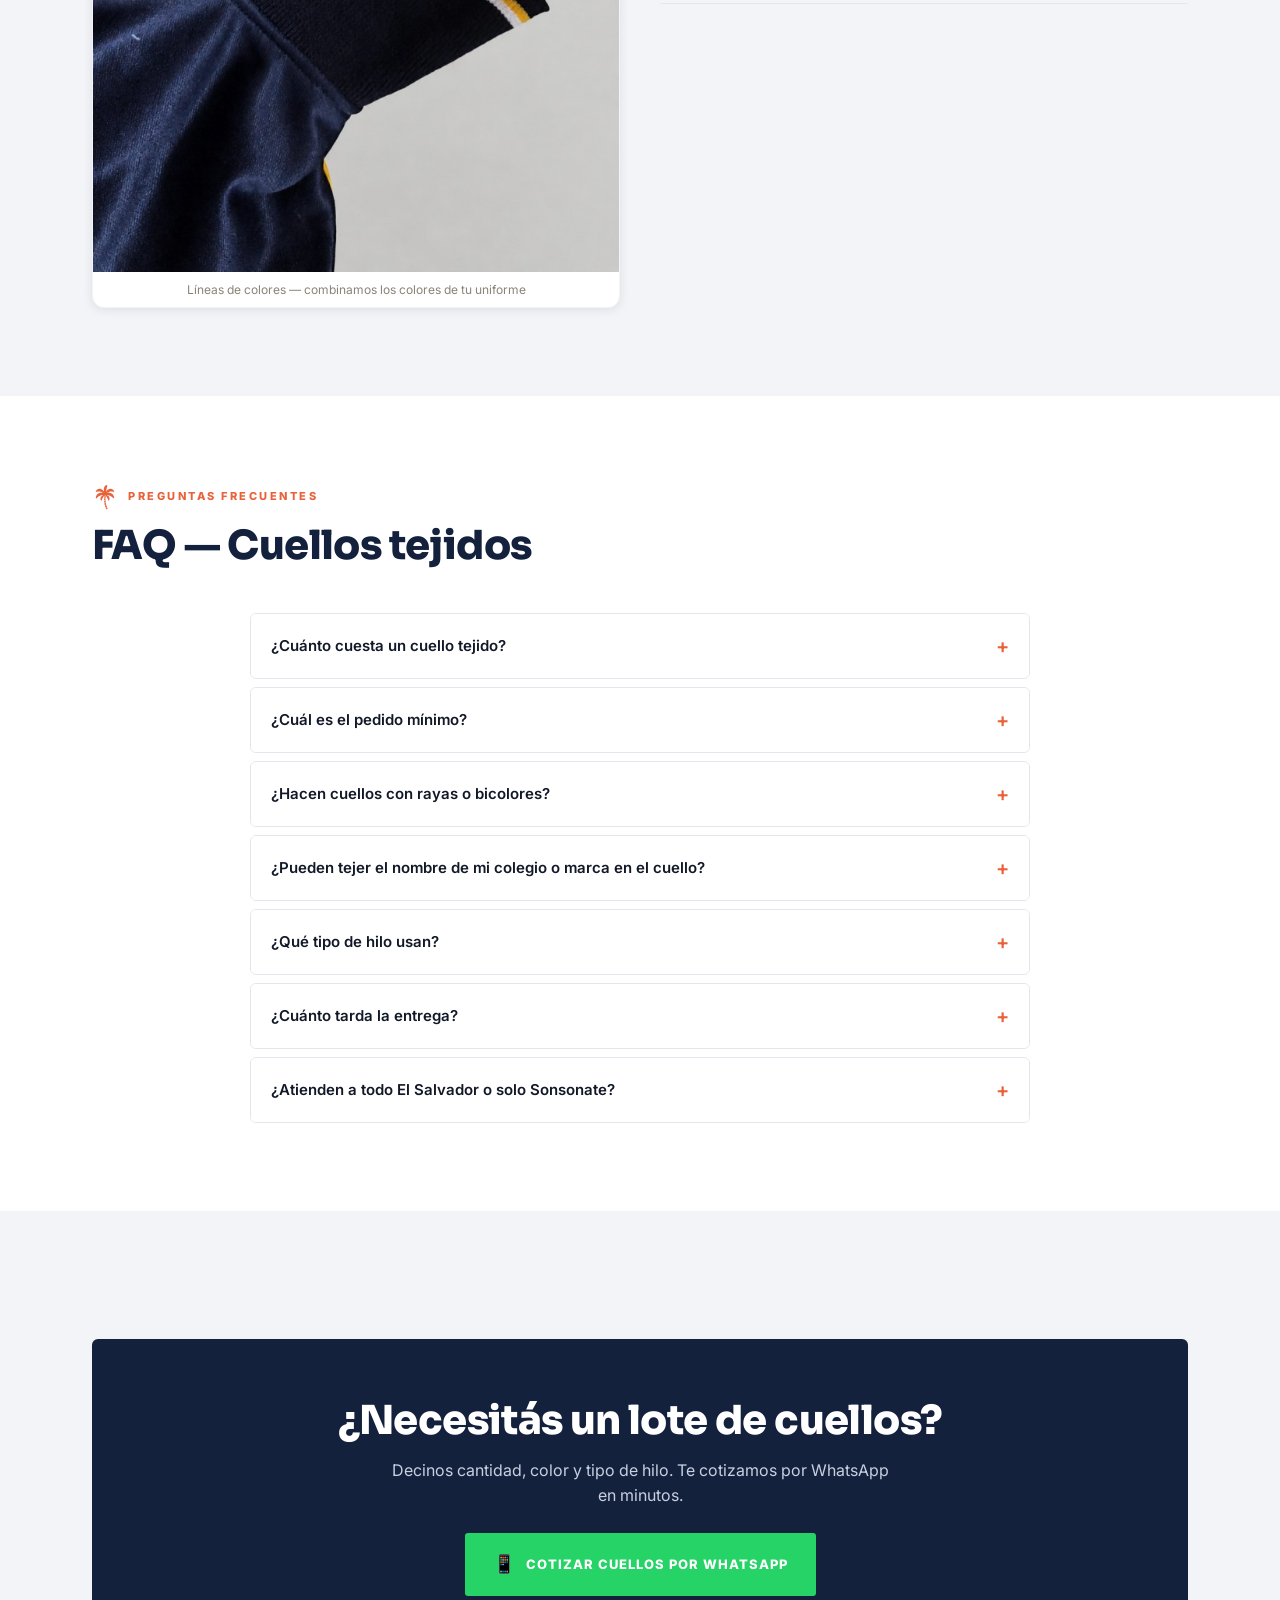
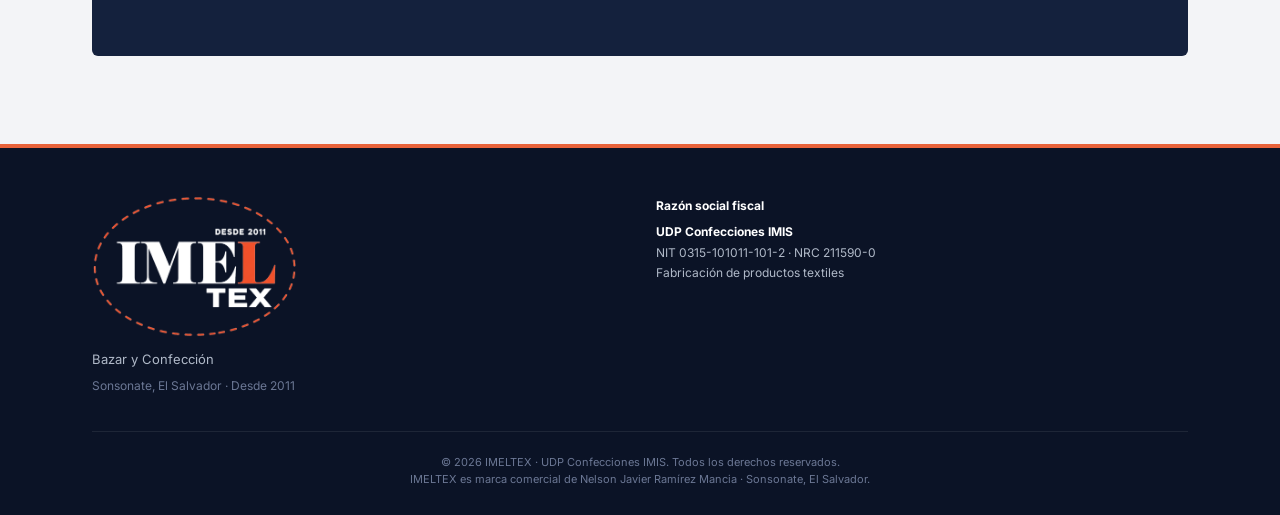
<file: cuellos.html>
<!DOCTYPE html>
<html lang="es-SV">
<head>
  <meta charset="UTF-8" />
  <meta name="viewport" content="width=device-width, initial-scale=1, viewport-fit=cover" />
  <title>Cuellos tejidos para polos y uniformes — Tejido a medida en El Salvador | IMELTEX</title>
  <meta name="description" content="Cuellos, puños y vivos tejidos a medida para polos, uniformes escolares y ropa institucional. Lotes grandes y pequeños. Variedad de colores e hilos. Taller en Sonsonate desde 2011." />
  <meta name="theme-color" content="#14213D" />

  <meta property="og:type" content="website" />
  <meta property="og:title" content="Cuellos tejidos para polos y uniformes — IMELTEX" />
  <meta property="og:description" content="Cuellos, puños y vivos tejidos a medida. Lotes para colegios, polos institucionales y uniformes empresariales." />
  <meta property="og:locale" content="es_SV" />
  <meta property="og:image" content="https://imeltex.com.sv/og-image-2026.jpg" />
  <meta property="og:url" content="https://imeltex.com.sv/cuellos.html" />

  <link rel="canonical" href="https://imeltex.com.sv/cuellos.html" />
  <link rel="icon" type="image/png" sizes="192x192" href="imeltex-palmera-192.png" />
  <link rel="apple-touch-icon" href="imeltex-palmera-192.png" />
  <link rel="preconnect" href="https://fonts.googleapis.com" />
  <link rel="preconnect" href="https://fonts.gstatic.com" crossorigin />
  <link href="https://fonts.googleapis.com/css2?family=Sora:wght@700;800&family=Inter:wght@400;500;600;700;800&display=swap" rel="stylesheet" />
  <link rel="stylesheet" href="styles.css?v=20260906d-identidad" />

  <!-- Schema.org Breadcrumb -->
  <script type="application/ld+json">
  {
    "@context": "https://schema.org",
    "@type": "BreadcrumbList",
    "itemListElement": [
      { "@type": "ListItem", "position": 1, "name": "Inicio", "item": "https://imeltex.com.sv/" },
      { "@type": "ListItem", "position": 2, "name": "Cuellos y tejido", "item": "https://imeltex.com.sv/cuellos.html" }
    ]
  }
  </script>

  <!-- Schema.org Service -->
  <script type="application/ld+json">
  {
    "@context": "https://schema.org",
    "@type": "Service",
    "name": "Cuellos tejidos a medida",
    "serviceType": "Tejido textil",
    "provider": {
      "@type": "LocalBusiness",
      "name": "IMELTEX",
      "address": {
        "@type": "PostalAddress",
        "addressLocality": "Sonsonate",
        "addressCountry": "SV"
      },
      "telephone": "+503-6015-8047"
    },
    "areaServed": "El Salvador",
    "description": "Cuellos, puños y vivos tejidos a medida para polos, uniformes escolares y ropa institucional. Lotes grandes y pequeños.",
    "offers": {
      "@type": "Offer",
      "url": "https://imeltex.com.sv/cuellos.html",
      "priceCurrency": "USD",
      "availability": "https://schema.org/InStock"
    }
  }
  </script>
</head>
<body>

  <nav>
    <div class="container">
      <a href="index.html" class="logo-link">
        <img src="imeltex-isologo-2026@400.png" alt="IMELTEX, desde 2011" width="400" height="275" />
      </a>
      <ul>
        <li><a href="index.html#servicios">Servicios</a></li>
        <li><a href="banderas.html">Banderas</a></li>
        <li><a href="trabajos.html">Trabajos</a></li>
        <li><a href="index.html#ubicacion">Ubicación</a></li>
        <li><a href="tienda/">Tienda</a></li>
        <li><a href="index.html#contacto">Contacto</a></li>
      </ul>
    </div>
  </nav>

  <header class="servicio-hero">
    <div class="container">
      <div class="crumb"><a href="index.html" style="color: var(--gold);">Inicio</a> · Cuellos y tejido</div>
      <h1>Cuellos tejidos a medida</h1>
      <p>
        Cuellos, puños y vivos tejidos para polos, uniformes escolares y ropa institucional.
        Variedad de hilos y colores, lotes grandes y pequeños, desde nuestro taller en Sonsonate.
      </p>
    </div>
  </header>

  <section>
    <div class="container">
      <div class="dos-cols">
        <div>
          <h2>Tejemos lo que tu uniforme necesita</h2>
          <p>
            Producimos cuellos, puños y vivos con máquina tejedora propia.
            Trabajamos hilo de algodón, poliéster y mezclas, en una amplia paleta de colores.
            Cada lote sale listo para coser en tu prenda.
          </p>
          <p><strong>Lo que tejemos:</strong></p>
          <ul>
            <li>Cuellos para polo de algodón o piqué</li>
            <li>Cuellos con rayas, bicolores y reversibles</li>
            <li><strong>Cuellos con letras tejidas</strong> — el nombre de tu colegio o marca, tejido (no estampado)</li>
            <li>Puños para mangas — todos los tamaños</li>
            <li>Fajones, vivos y ribetes para chaquetas y suéteres</li>
            <li>Tejidos rib (acanalado) en varios grosores</li>
          </ul>
        </div>
        <div class="imagen-real">
          <img src="fotos/cuellos/letras-jacquard.png" alt="Cuello tejido con el nombre integrado en el tejido — ejemplo de variante" loading="lazy" width="900" height="900" />
          <div class="pie">Letras tejidas en el cuello — ejemplo de la variante</div>
        </div>
      </div>
    </div>
  </section>

  <section class="cream-dark">
    <div class="container">
      <div class="seccion-titulo">
        <div class="label">Catálogo técnico</div>
        <h2>Variantes y medidas</h2>
      </div>
      <div class="variantes-grid" style="margin-bottom: 34px;">
        <div class="variante-card">
          <img src="fotos/cuellos/liso.png" alt="Cuello tejido liso" loading="lazy" width="900" height="900" />
          <div class="nombre">Liso</div>
        </div>
        <div class="variante-card">
          <img src="fotos/cuellos/dos-lineas.png" alt="Cuello tejido con dos líneas" loading="lazy" width="1200" height="1200" />
          <div class="nombre">Dos líneas</div>
        </div>
        <div class="variante-card">
          <img src="fotos/cuellos/lineas-colores.png" alt="Cuello tejido con líneas de colores" loading="lazy" width="1200" height="1200" />
          <div class="nombre">Líneas de colores</div>
        </div>
        <div class="variante-card">
          <img src="fotos/cuellos/banda-gruesa.png" alt="Cuello tejido con banda gruesa" loading="lazy" width="900" height="900" />
          <div class="nombre">Banda gruesa</div>
        </div>
        <div class="variante-card">
          <img src="fotos/cuellos/reversible.png" alt="Cuello tejido reversible" loading="lazy" width="900" height="900" />
          <div class="nombre">Reversible</div>
        </div>
        <div class="variante-card destacada">
          <img src="fotos/cuellos/letras-jacquard.png" alt="Cuello tejido con letras" loading="lazy" width="900" height="900" />
          <div class="nombre">Con letras tejidas</div>
        </div>
      </div>
      <div class="tabla-scroll" tabindex="0" aria-label="Tabla de medidas: desplazá horizontalmente para verla completa">
      <table class="tabla-medidas">
        <thead>
          <tr><th>Medida de cuello</th><th>Para tallas de prenda</th><th>Puño a juego</th></tr>
        </thead>
        <tbody>
          <tr><td>12"</td><td>Niño — tallas 6 a 12</td><td>✓</td></tr>
          <tr><td>14"</td><td>Talla 14 hasta S</td><td>✓</td></tr>
          <tr><td>15"</td><td>M y L</td><td>✓</td></tr>
          <tr><td>16"</td><td>L a XL (según patrón)</td><td>✓</td></tr>
          <tr><td>17"</td><td>XL a 4XL</td><td>✓</td></tr>
          <tr><td>A medida</td><td>Nos mandás tu muestra y calibramos el tejido a tu patrón</td><td>✓</td></tr>
        </tbody>
      </table>
      </div>
      <div class="nota-medidas">Guía general – el calce final depende del patrón de tu prenda. Todas las medidas disponibles en cualquier variante y combinación de colores. Grosor de líneas ajustable según tu muestra.</div>
    </div>
  </section>

  <section>
    <div class="container">
      <div class="seccion-titulo">
        <div class="label">A quién atendemos</div>
        <h2>¿Quién compra nuestros cuellos?</h2>
      </div>
      <div class="casos-uso-grid">
        <div class="caso-uso">
          <div class="icon" aria-hidden="true">🎓</div>
          <h3>Colegios</h3>
          <p>Lotes de cuellos para polos de uniformes escolares — todos los grados.</p>
        </div>
        <div class="caso-uso">
          <div class="icon" aria-hidden="true">🏭</div>
          <h3>Fábricas y maquilas</h3>
          <p>Suministro mayorista de cuellos y puños para fábricas de confección.</p>
        </div>
        <div class="caso-uso">
          <div class="icon" aria-hidden="true">🏢</div>
          <h3>Empresas</h3>
          <p>Cuellos institucionales en colores corporativos para polos de personal.</p>
        </div>
        <div class="caso-uso">
          <div class="icon" aria-hidden="true">⚽</div>
          <h3>Equipos deportivos</h3>
          <p>Cuellos y vivos con rayas o bicolor para uniformes deportivos.</p>
        </div>
      </div>
    </div>
  </section>

  <section class="cream-dark">
    <div class="container">
      <div class="dos-cols">
        <div class="imagen-real">
          <img src="fotos/cuellos/lineas-colores-real.jpg" alt="Cuello tejido con líneas amarilla y blanca — foto real de nuestro taller" loading="lazy" width="675" height="1200" />
          <div class="pie">Líneas de colores — combinamos los colores de tu uniforme</div>
        </div>
        <div>
          <h2>¿Por qué pedir tus cuellos a IMELTEX?</h2>
          <ul>
            <li><strong>Tejedora propia en el taller</strong> — control total del proceso, no maquilamos</li>
            <li><strong>Pedidos flexibles</strong> — desde 10 cuellos hasta lotes industriales</li>
            <li><strong>Combinaciones de color</strong> — rayas, bicolores y degradés</li>
            <li><strong>Variedad de hilos</strong> — algodón, poliéster y mezclas</li>
            <li><strong>Acabado profesional</strong> — todos los cuellos quedan listos para coser</li>
            <li><strong>Plazos cumplidos</strong> — sabemos lo que es una entrega comprometida</li>
          </ul>
        </div>
      </div>
    </div>
  </section>

  <!-- FAQ Schema -->
  <script type="application/ld+json">
  {
    "@context": "https://schema.org",
    "@type": "FAQPage",
    "mainEntity": [
      {
        "@type": "Question",
        "name": "¿Cuánto cuesta un cuello tejido en El Salvador?",
        "acceptedAnswer": { "@type": "Answer", "text": "El precio varía según el tipo de hilo, el diseño y la cantidad del lote. Cotizamos por WhatsApp al +503 6015-8047 — respondemos rápido con precio exacto según tu pedido." }
      },
      {
        "@type": "Question",
        "name": "¿Cuál es el pedido mínimo de cuellos tejidos?",
        "acceptedAnswer": { "@type": "Answer", "text": "Atendemos desde lotes pequeños de 10 cuellos hasta pedidos industriales de cientos de unidades para fábricas y colegios." }
      },
      {
        "@type": "Question",
        "name": "¿Hacen cuellos tejidos con rayas o bicolores?",
        "acceptedAnswer": { "@type": "Answer", "text": "Sí. Producimos cuellos con rayas, bicolores y combinaciones de colores corporativos o escolares. También hacemos cuellos lisos en una amplia paleta de colores." }
      },
      {
        "@type": "Question",
        "name": "¿Pueden tejer el nombre de mi colegio o marca en el cuello?",
        "acceptedAnswer": { "@type": "Answer", "text": "Sí. Tejemos letras integradas en el propio tejido del cuello o fajón (jacquard) — no es estampado ni bordado, el nombre forma parte del tejido. Ideal para promociones escolares, colegios y marcas de ropa." }
      },
      {
        "@type": "Question",
        "name": "¿Qué tipo de hilo usan para los cuellos tejidos?",
        "acceptedAnswer": { "@type": "Answer", "text": "Trabajamos con hilo de algodón, poliéster y mezclas algodón-poliéster según la necesidad de la prenda. El algodón es ideal para climas cálidos como el de El Salvador." }
      },
      {
        "@type": "Question",
        "name": "¿Cuánto tiempo tarda la entrega de cuellos tejidos?",
        "acceptedAnswer": { "@type": "Answer", "text": "El plazo depende del tamaño del lote y la disponibilidad. Consultá por WhatsApp al +503 6015-8047 para un estimado exacto según tu pedido." }
      },
      {
        "@type": "Question",
        "name": "¿Dónde comprar cuellos tejidos para uniformes en El Salvador?",
        "acceptedAnswer": { "@type": "Answer", "text": "IMELTEX en Sonsonate produce cuellos, puños y vivos tejidos para uniformes escolares, empresariales y deportivos. Atendemos a todo El Salvador. Contacto: +503 6015-8047." }
      }
    ]
  }
  </script>

  <section>
    <div class="container">
      <div class="seccion-titulo">
        <div class="label">Preguntas frecuentes</div>
        <h2>FAQ — Cuellos tejidos</h2>
      </div>
      <div class="faq-lista">
        <details class="faq-item">
          <summary>¿Cuánto cuesta un cuello tejido?</summary>
          <p>El precio varía según el tipo de hilo, el diseño y la cantidad del lote. Escribinos por WhatsApp con tu especificación y te cotizamos al instante.</p>
        </details>
        <details class="faq-item">
          <summary>¿Cuál es el pedido mínimo?</summary>
          <p>Desde 10 cuellos. También atendemos lotes industriales de cientos de unidades para fábricas y colegios.</p>
        </details>
        <details class="faq-item">
          <summary>¿Hacen cuellos con rayas o bicolores?</summary>
          <p>Sí. Producimos cuellos con rayas, bicolores y combinaciones de colores corporativos o escolares, además de cuellos lisos en amplia paleta.</p>
        </details>
        <details class="faq-item">
          <summary>¿Pueden tejer el nombre de mi colegio o marca en el cuello?</summary>
          <p>Sí. Tejemos letras integradas en el propio tejido (jacquard) — no es estampado ni bordado: el nombre forma parte del cuello o fajón. Ideal para promociones escolares y marcas.</p>
        </details>
        <details class="faq-item">
          <summary>¿Qué tipo de hilo usan?</summary>
          <p>Algodón, poliéster y mezclas según la necesidad. El algodón es ideal para el clima cálido de El Salvador.</p>
        </details>
        <details class="faq-item">
          <summary>¿Cuánto tarda la entrega?</summary>
          <p>Depende del tamaño del lote. Consultá por WhatsApp para un plazo exacto según tu pedido.</p>
        </details>
        <details class="faq-item">
          <summary>¿Atienden a todo El Salvador o solo Sonsonate?</summary>
          <p>El taller está en Sonsonate pero atendemos pedidos de todo el país. Coordinamos envío o recogida según el volumen.</p>
        </details>
      </div>
    </div>
  </section>

  <section class="cream-dark">
    <div class="container">
      <div class="cta-bloque">
        <h2>¿Necesitás un lote de cuellos?</h2>
        <p>Decinos cantidad, color y tipo de hilo. Te cotizamos por WhatsApp en minutos.</p>
        <a class="btn btn-wa" href="https://wa.me/50360158047?text=Hola%20IMELTEX%2C%20necesito%20cotizar%20cuellos%20tejidos" target="_blank" rel="noopener">
          <span style="font-size:18px" aria-hidden="true">📱</span> Cotizar cuellos por WhatsApp
        </a>
      </div>
    </div>
  </section>

  <footer>
    <div class="container">
      <div class="footer-grid">
        <div>
          <img src="imeltex-isologo-2026-blanco.png" alt="IMELTEX, desde 2011" class="logo-footer" width="900" height="619" loading="lazy" />
          <div style="color: #b0b9c8; font-size: 13px; margin-bottom: 6px;">Bazar y Confección</div>
          <div style="font-size: 12px; color: #6b7794;">Sonsonate, El Salvador · Desde 2011</div>
        </div>
        <div class="fiscal">
          <div style="color: #fff; font-weight: 700; margin-bottom: 6px;">Razón social fiscal</div>
          <div><strong>UDP Confecciones IMIS</strong></div>
          <div>NIT 0315-101011-101-2 · NRC 211590-0</div>
          <div>Fabricación de productos textiles</div>
        </div>
      </div>
      <div class="copy">
        © <span id="anio"></span> IMELTEX · UDP Confecciones IMIS. Todos los derechos reservados.<br />
        IMELTEX es marca comercial de Nelson Javier Ramírez Mancia · Sonsonate, El Salvador.
      </div>
    </div>
  </footer>

  <a class="wa-float" href="https://wa.me/50360158047?text=Hola%20IMELTEX%2C%20necesito%20cotizar%20cuellos%20tejidos" target="_blank" rel="noopener" title="Contactanos por WhatsApp" aria-label="WhatsApp"><span aria-hidden="true">📱</span></a>

  <script>document.getElementById('anio').textContent = new Date().getFullYear();</script>
</body>
</html>
</file>
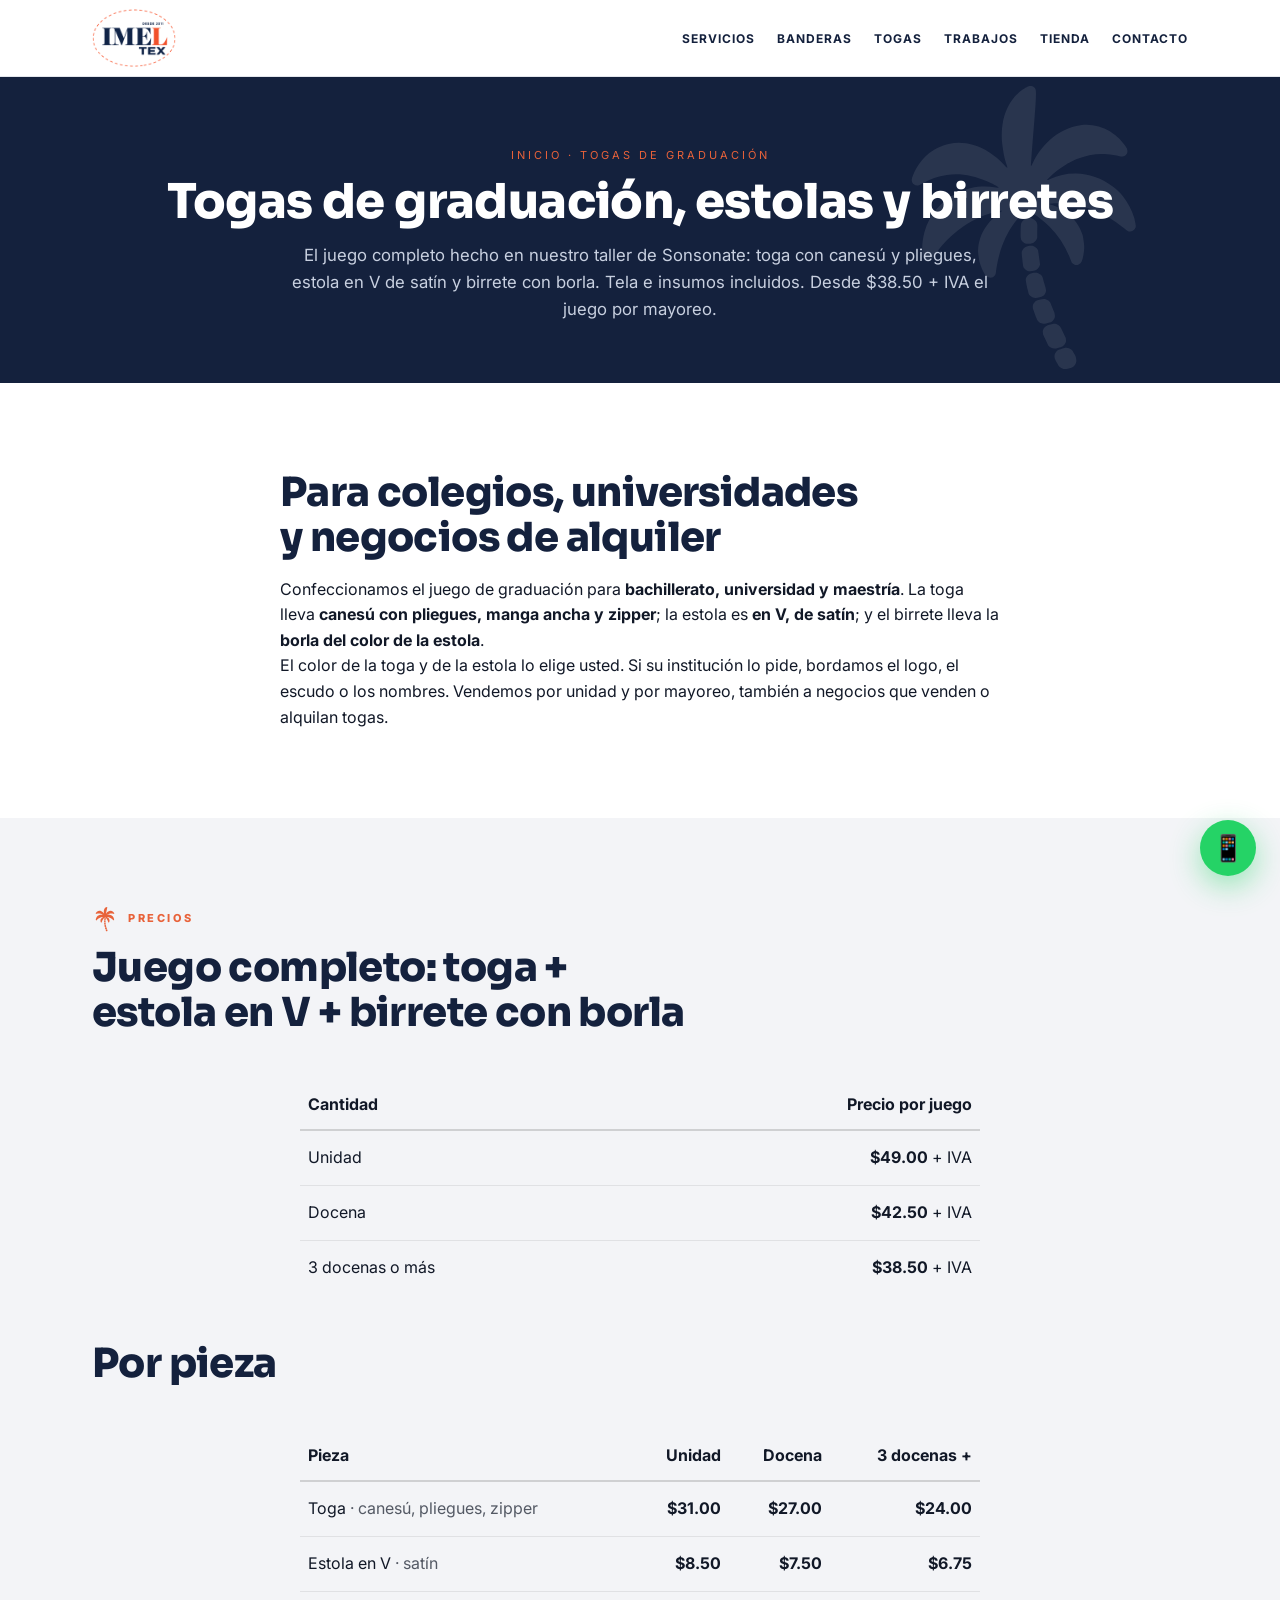
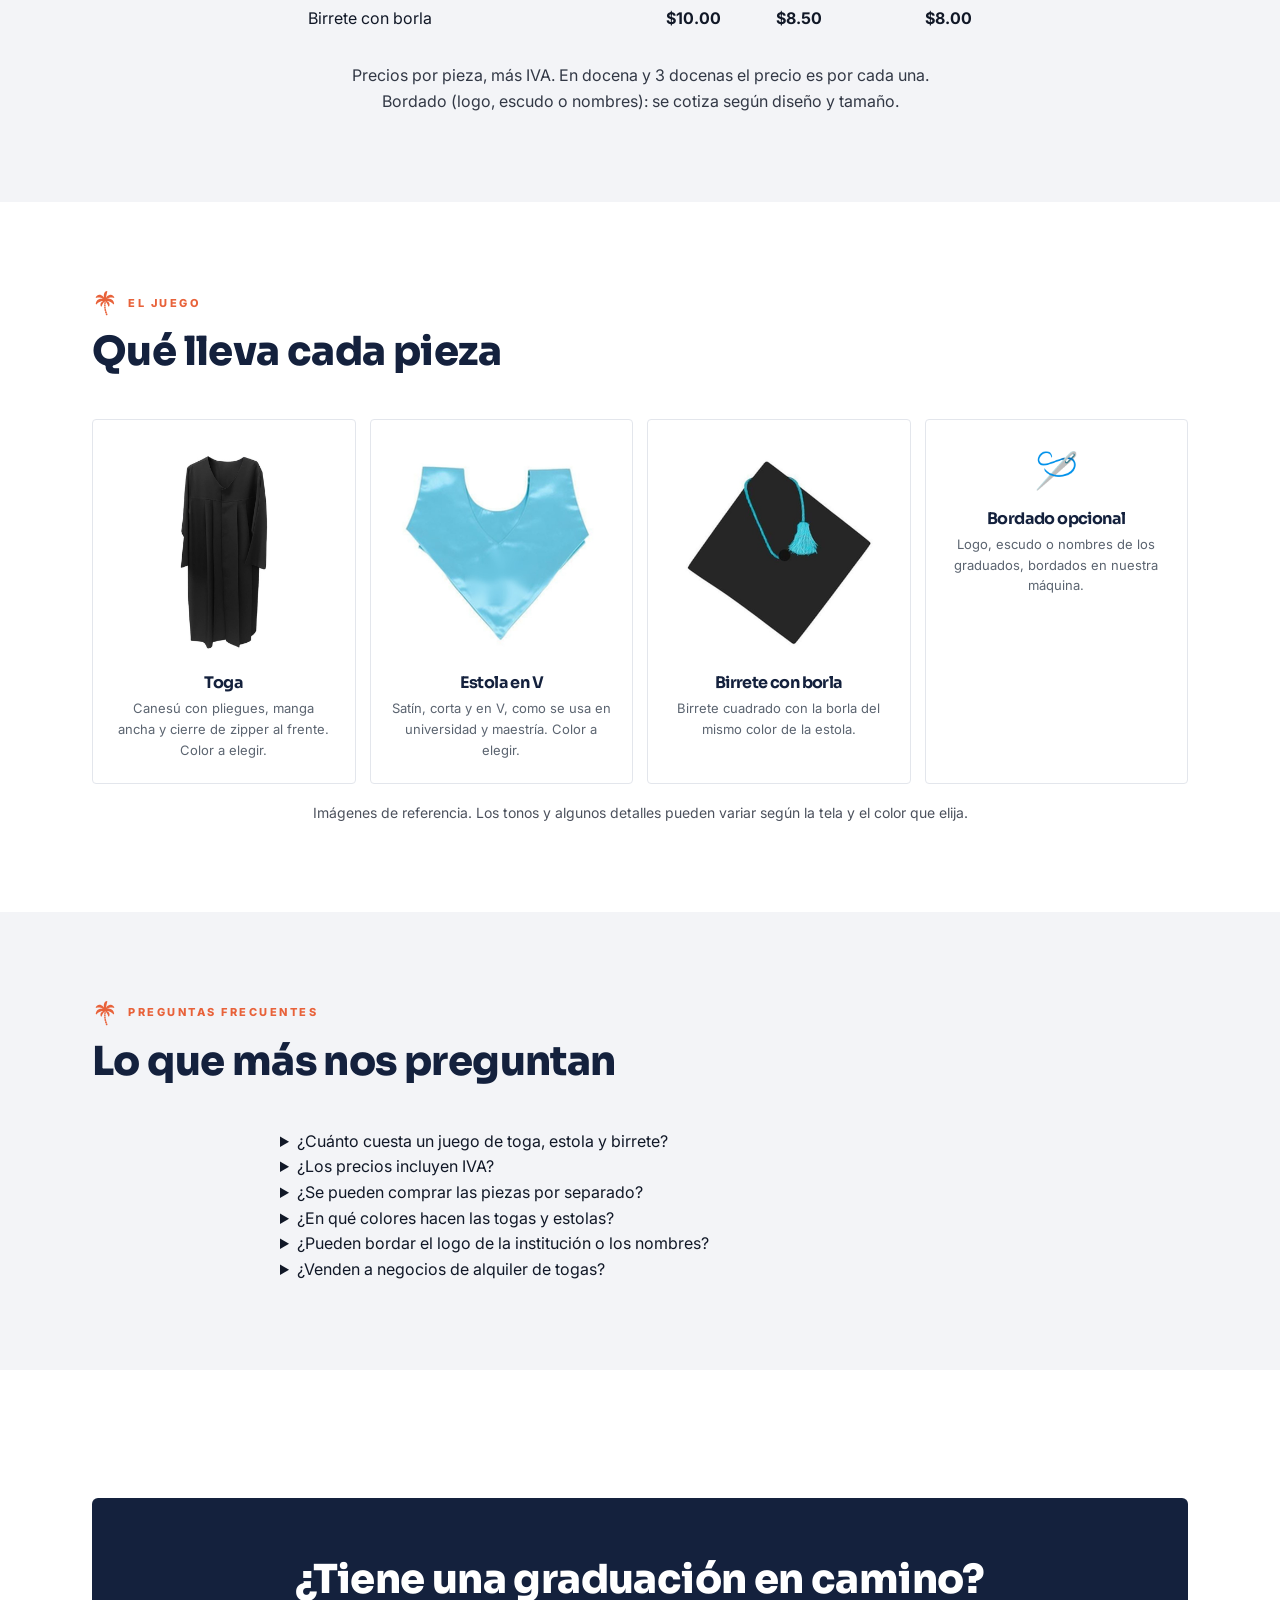
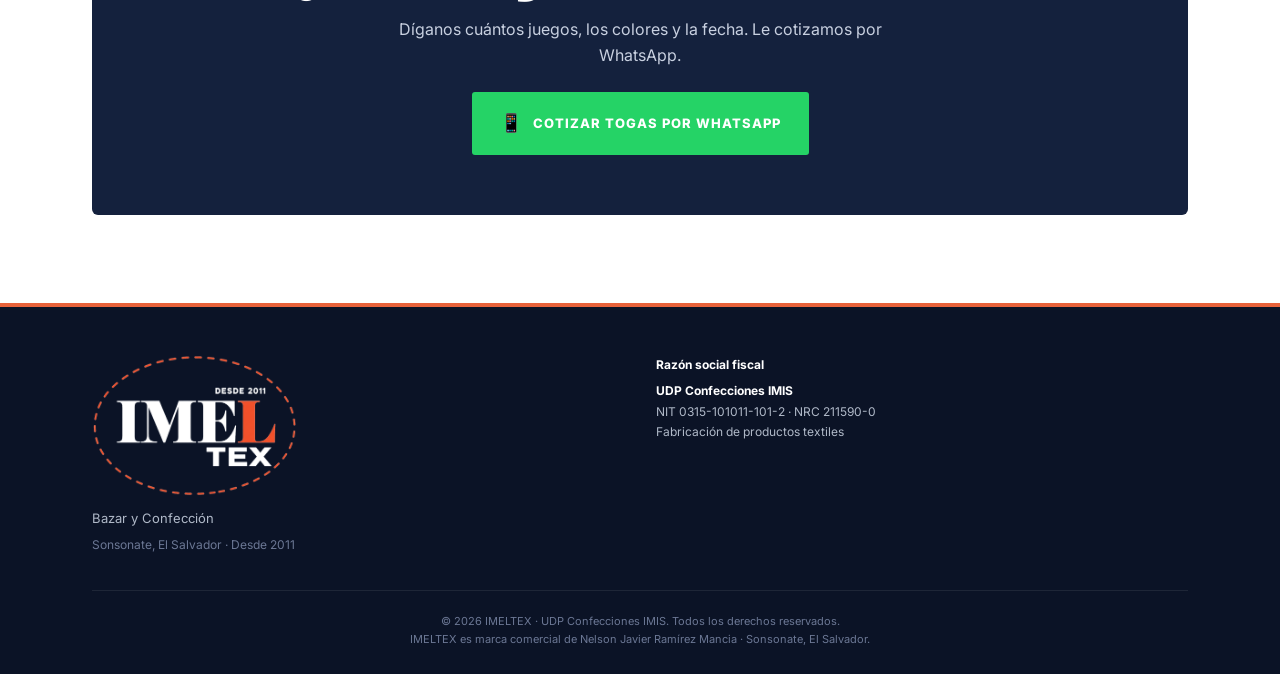
<file: togas.html>
<!DOCTYPE html>
<html lang="es-SV">
<head>
  <meta charset="UTF-8" />
  <meta name="viewport" content="width=device-width, initial-scale=1, viewport-fit=cover" />
  <title>Togas de graduación, estolas y birretes — Precios de mayoreo | IMELTEX Sonsonate</title>
  <meta name="description" content="Juego de graduación confeccionado en Sonsonate: toga con canesú y pliegues, estola en V de satín y birrete con borla. Desde $38.50 + IVA el juego por mayoreo. Bachillerato, universidad y maestría." />
  <meta name="theme-color" content="#14213D" />

  <meta property="og:type" content="website" />
  <meta property="og:title" content="Togas de graduación, estolas y birretes — IMELTEX Sonsonate" />
  <meta property="og:description" content="Toga, estola en V y birrete con borla, hechos en nuestro taller. Juego desde $38.50 + IVA por mayoreo. Colores a elegir." />
  <meta property="og:locale" content="es_SV" />
  <meta property="og:image" content="https://imeltex.com.sv/og-image-2026.jpg" />
  <meta property="og:url" content="https://imeltex.com.sv/togas.html" />

  <meta name="twitter:card" content="summary_large_image" />
  <meta name="twitter:title" content="Togas de graduación, estolas y birretes — IMELTEX" />
  <meta name="twitter:description" content="Juego de graduación desde $38.50 + IVA por mayoreo. Sonsonate, El Salvador." />
  <meta name="twitter:image" content="https://imeltex.com.sv/og-image-2026.jpg" />

  <link rel="canonical" href="https://imeltex.com.sv/togas.html" />
  <link rel="icon" type="image/png" sizes="192x192" href="imeltex-palmera-192.png" />
  <link rel="apple-touch-icon" href="imeltex-palmera-192.png" />
  <link rel="preconnect" href="https://fonts.googleapis.com" />
  <link rel="preconnect" href="https://fonts.gstatic.com" crossorigin />
  <link href="https://fonts.googleapis.com/css2?family=Sora:wght@700;800&family=Inter:wght@400;500;600;700;800&display=swap" rel="stylesheet" />
  <link rel="stylesheet" href="styles.css?v=20260906d-identidad" />

  <!-- Schema.org Breadcrumb -->
  <script type="application/ld+json">
  {
    "@context": "https://schema.org",
    "@type": "BreadcrumbList",
    "itemListElement": [
      { "@type": "ListItem", "position": 1, "name": "Inicio", "item": "https://imeltex.com.sv/" },
      { "@type": "ListItem", "position": 2, "name": "Togas de graduación", "item": "https://imeltex.com.sv/togas.html" }
    ]
  }
  </script>

  <!-- Schema.org Product: juego completo y piezas sueltas (precios SIN IVA, iguales a la hoja v5 del 19-sep-2026) -->
  <script type="application/ld+json">
  [
    {
      "@context": "https://schema.org",
      "@type": "Product",
      "name": "Juego de graduación: toga, estola en V y birrete con borla",
      "image": ["https://imeltex.com.sv/fotos/togas/toga.jpg", "https://imeltex.com.sv/fotos/togas/estola.jpg", "https://imeltex.com.sv/fotos/togas/birrete.jpg"],
      "description": "Juego de graduación confeccionado en Sonsonate, El Salvador: toga con canesú, pliegues, manga ancha y zipper; estola en V de satín; birrete con borla del color de la estola. Tela e insumos incluidos. Colores a elegir. Para bachillerato, universidad y maestría.",
      "brand": { "@type": "Brand", "name": "IMELTEX" },
      "countryOfOrigin": "SV",
      "offers": {
        "@type": "AggregateOffer",
        "priceCurrency": "USD",
        "lowPrice": "38.50",
        "highPrice": "49.00",
        "offerCount": 3,
        "availability": "https://schema.org/InStock",
        "url": "https://imeltex.com.sv/togas.html",
        "seller": { "@type": "LocalBusiness", "name": "IMELTEX", "@id": "https://imeltex.com.sv/#business" },
        "offers": [
          { "@type": "Offer", "name": "Juego de graduación, por unidad", "price": "49.00", "priceCurrency": "USD", "availability": "https://schema.org/InStock" },
          { "@type": "Offer", "name": "Juego de graduación, por docena (precio por juego)", "price": "42.50", "priceCurrency": "USD", "availability": "https://schema.org/InStock" },
          { "@type": "Offer", "name": "Juego de graduación, 3 docenas o más (precio por juego)", "price": "38.50", "priceCurrency": "USD", "availability": "https://schema.org/InStock" }
        ]
      }
    },
    {
      "@context": "https://schema.org",
      "@type": "Product",
      "name": "Toga de graduación con canesú y pliegues",
      "image": "https://imeltex.com.sv/fotos/togas/toga.jpg",
      "description": "Toga de graduación con canesú, pliegues, manga ancha y zipper, confeccionada en Sonsonate. Color a elegir.",
      "brand": { "@type": "Brand", "name": "IMELTEX" },
      "countryOfOrigin": "SV",
      "offers": { "@type": "AggregateOffer", "priceCurrency": "USD", "lowPrice": "24.00", "highPrice": "31.00", "offerCount": 3, "availability": "https://schema.org/InStock", "url": "https://imeltex.com.sv/togas.html" }
    },
    {
      "@context": "https://schema.org",
      "@type": "Product",
      "name": "Estola de graduación en V de satín",
      "image": "https://imeltex.com.sv/fotos/togas/estola.jpg",
      "description": "Estola corta en V de satín para graduación, color a elegir, confeccionada en Sonsonate.",
      "brand": { "@type": "Brand", "name": "IMELTEX" },
      "countryOfOrigin": "SV",
      "offers": { "@type": "AggregateOffer", "priceCurrency": "USD", "lowPrice": "6.75", "highPrice": "8.50", "offerCount": 3, "availability": "https://schema.org/InStock", "url": "https://imeltex.com.sv/togas.html" }
    },
    {
      "@context": "https://schema.org",
      "@type": "Product",
      "name": "Birrete de graduación con borla",
      "image": "https://imeltex.com.sv/fotos/togas/birrete.jpg",
      "description": "Birrete de graduación con borla del color de la estola, confeccionado en Sonsonate.",
      "brand": { "@type": "Brand", "name": "IMELTEX" },
      "countryOfOrigin": "SV",
      "offers": { "@type": "AggregateOffer", "priceCurrency": "USD", "lowPrice": "8.00", "highPrice": "10.00", "offerCount": 3, "availability": "https://schema.org/InStock", "url": "https://imeltex.com.sv/togas.html" }
    }
  ]
  </script>

  <!-- Schema.org FAQ -->
  <script type="application/ld+json">
  {
    "@context": "https://schema.org",
    "@type": "FAQPage",
    "mainEntity": [
      {
        "@type": "Question",
        "name": "¿Cuánto cuesta un juego de toga, estola y birrete en El Salvador?",
        "acceptedAnswer": { "@type": "Answer", "text": "En IMELTEX (Sonsonate) el juego completo cuesta $49 + IVA por unidad, $42.50 + IVA cada uno por docena y $38.50 + IVA cada uno desde 3 docenas. Incluye toga, estola en V y birrete con borla, con tela e insumos." }
      },
      {
        "@type": "Question",
        "name": "¿Los precios incluyen IVA?",
        "acceptedAnswer": { "@type": "Answer", "text": "No. Los precios publicados son más IVA. Emitimos factura o crédito fiscal." }
      },
      {
        "@type": "Question",
        "name": "¿Se pueden comprar las piezas por separado?",
        "acceptedAnswer": { "@type": "Answer", "text": "Sí. La toga cuesta desde $24 + IVA, la estola en V desde $6.75 + IVA y el birrete con borla desde $8 + IVA, según la cantidad." }
      },
      {
        "@type": "Question",
        "name": "¿En qué colores hacen las togas y estolas?",
        "acceptedAnswer": { "@type": "Answer", "text": "El color de la toga y de la estola lo elige el cliente. La borla del birrete va del color de la estola." }
      },
      {
        "@type": "Question",
        "name": "¿Pueden bordar el logo de la institución o los nombres?",
        "acceptedAnswer": { "@type": "Answer", "text": "Sí. Bordamos logo, escudo o nombres en la estola o la toga. Se cotiza según el diseño y el tamaño." }
      },
      {
        "@type": "Question",
        "name": "¿Venden a negocios de alquiler de togas?",
        "acceptedAnswer": { "@type": "Answer", "text": "Sí. Los precios por docena y por 3 docenas o más son precios de mayoreo, pensados para colegios, universidades y negocios de venta o alquiler de togas." }
      }
    ]
  }
  </script>
</head>
<body>

  <!-- ── Nav ── -->
  <nav>
    <div class="container">
      <a href="index.html" class="logo-link">
        <img src="imeltex-isologo-2026@400.png" alt="IMELTEX, desde 2011" width="400" height="275" />
      </a>
      <ul>
        <li><a href="index.html#servicios">Servicios</a></li>
        <li><a href="banderas.html">Banderas</a></li>
        <li><a href="togas.html">Togas</a></li>
        <li><a href="trabajos.html">Trabajos</a></li>
        <li><a href="tienda/">Tienda</a></li>
        <li><a href="index.html#contacto">Contacto</a></li>
      </ul>
    </div>
  </nav>

  <!-- ── Hero del servicio ── -->
  <header class="servicio-hero">
    <div class="container">
      <div class="crumb"><a href="index.html" style="color: var(--gold);">Inicio</a> · Togas de graduación</div>
      <h1>Togas de graduación, estolas y birretes</h1>
      <p>
        El juego completo hecho en nuestro taller de Sonsonate: toga con canesú y pliegues,
        estola en V de satín y birrete con borla. Tela e insumos incluidos.
        Desde $38.50 + IVA el juego por mayoreo.
      </p>
    </div>
  </header>

  <!-- ── Producto ── -->
  <section>
    <div class="container">
      <div style="max-width:720px; margin:0 auto;">
        <h2>Para colegios, universidades y negocios de alquiler</h2>
        <p>
          Confeccionamos el juego de graduación para <strong>bachillerato, universidad y maestría</strong>.
          La toga lleva <strong>canesú con pliegues, manga ancha y zipper</strong>; la estola es
          <strong>en V, de satín</strong>; y el birrete lleva la <strong>borla del color de la estola</strong>.
        </p>
        <p>
          El color de la toga y de la estola lo elige usted. Si su institución lo pide, bordamos
          el logo, el escudo o los nombres. Vendemos por unidad y por mayoreo, también a negocios
          que venden o alquilan togas.
        </p>
      </div>
    </div>
  </section>

  <!-- ── Precios ── -->
  <section class="cream-dark">
    <div class="container">
      <div class="seccion-titulo">
        <div class="label">Precios</div>
        <h2>Juego completo: toga + estola en V + birrete con borla</h2>
      </div>

      <table style="width:100%; max-width:680px; margin:0 auto; border-collapse:collapse; font-size:16px;">
        <caption style="position:absolute;width:1px;height:1px;overflow:hidden;clip:rect(0 0 0 0);white-space:nowrap;">Precio del juego de graduación por cantidad</caption>
        <thead>
          <tr style="border-bottom:2px solid rgba(0,0,0,.15);">
            <th scope="col" style="text-align:left; padding:12px 8px;">Cantidad</th>
            <th scope="col" style="text-align:right; padding:12px 8px;">Precio por juego</th>
          </tr>
        </thead>
        <tbody>
          <tr style="border-bottom:1px solid rgba(0,0,0,.08);">
            <td style="padding:14px 8px;">Unidad</td>
            <td style="padding:14px 8px; text-align:right;"><strong>$49.00</strong> + IVA</td>
          </tr>
          <tr style="border-bottom:1px solid rgba(0,0,0,.08);">
            <td style="padding:14px 8px;">Docena</td>
            <td style="padding:14px 8px; text-align:right;"><strong>$42.50</strong> + IVA</td>
          </tr>
          <tr>
            <td style="padding:14px 8px;">3 docenas o más</td>
            <td style="padding:14px 8px; text-align:right;"><strong>$38.50</strong> + IVA</td>
          </tr>
        </tbody>
      </table>

      <div class="seccion-titulo" style="margin-top:48px;">
        <h2>Por pieza</h2>
      </div>

      <div style="overflow-x:auto; max-width:680px; margin:0 auto;">
        <table style="width:100%; border-collapse:collapse; font-size:16px;">
          <caption style="position:absolute;width:1px;height:1px;overflow:hidden;clip:rect(0 0 0 0);white-space:nowrap;">Precio de toga, estola y birrete por separado</caption>
          <thead>
            <tr style="border-bottom:2px solid rgba(0,0,0,.15);">
              <th scope="col" style="text-align:left; padding:12px 8px;">Pieza</th>
              <th scope="col" style="text-align:right; padding:12px 8px;">Unidad</th>
              <th scope="col" style="text-align:right; padding:12px 8px;">Docena</th>
              <th scope="col" style="text-align:right; padding:12px 8px;">3 docenas +</th>
            </tr>
          </thead>
          <tbody>
            <tr style="border-bottom:1px solid rgba(0,0,0,.08);">
              <td style="padding:14px 8px;">Toga <span style="opacity:.7">· canesú, pliegues, zipper</span></td>
              <td style="padding:14px 8px; text-align:right;"><strong>$31.00</strong></td>
              <td style="padding:14px 8px; text-align:right;"><strong>$27.00</strong></td>
              <td style="padding:14px 8px; text-align:right;"><strong>$24.00</strong></td>
            </tr>
            <tr style="border-bottom:1px solid rgba(0,0,0,.08);">
              <td style="padding:14px 8px;">Estola en V <span style="opacity:.7">· satín</span></td>
              <td style="padding:14px 8px; text-align:right;"><strong>$8.50</strong></td>
              <td style="padding:14px 8px; text-align:right;"><strong>$7.50</strong></td>
              <td style="padding:14px 8px; text-align:right;"><strong>$6.75</strong></td>
            </tr>
            <tr>
              <td style="padding:14px 8px;">Birrete con borla</td>
              <td style="padding:14px 8px; text-align:right;"><strong>$10.00</strong></td>
              <td style="padding:14px 8px; text-align:right;"><strong>$8.50</strong></td>
              <td style="padding:14px 8px; text-align:right;"><strong>$8.00</strong></td>
            </tr>
          </tbody>
        </table>
      </div>

      <p style="text-align:center; margin-top:18px; opacity:.85;">
        Precios por pieza, más IVA. En docena y 3 docenas el precio es por cada una.<br />
        Bordado (logo, escudo o nombres): se cotiza según diseño y tamaño.
      </p>
    </div>
  </section>

  <!-- ── Qué incluye ── -->
  <section>
    <div class="container">
      <div class="seccion-titulo">
        <div class="label">El juego</div>
        <h2>Qué lleva cada pieza</h2>
      </div>
      <div class="casos-uso-grid">
        <div class="caso-uso">
          <img src="fotos/togas/toga.jpg" alt="Toga de graduación negra con canesú y pliegues (imagen de referencia)" width="800" height="800" loading="lazy" style="width:100%; max-width:220px; height:auto; display:block; margin:0 auto 12px; border-radius:10px;" />
          <h3>Toga</h3>
          <p>Canesú con pliegues, manga ancha y cierre de zipper al frente. Color a elegir.</p>
        </div>
        <div class="caso-uso">
          <img src="fotos/togas/estola.jpg" alt="Estola de graduación en V de satín celeste (imagen de referencia)" width="800" height="800" loading="lazy" style="width:100%; max-width:220px; height:auto; display:block; margin:0 auto 12px; border-radius:10px;" />
          <h3>Estola en V</h3>
          <p>Satín, corta y en V, como se usa en universidad y maestría. Color a elegir.</p>
        </div>
        <div class="caso-uso">
          <img src="fotos/togas/birrete.jpg" alt="Birrete de graduación negro con borla celeste (imagen de referencia)" width="800" height="800" loading="lazy" style="width:100%; max-width:220px; height:auto; display:block; margin:0 auto 12px; border-radius:10px;" />
          <h3>Birrete con borla</h3>
          <p>Birrete cuadrado con la borla del mismo color de la estola.</p>
        </div>
        <div class="caso-uso">
          <div class="icon" aria-hidden="true">🪡</div>
          <h3>Bordado opcional</h3>
          <p>Logo, escudo o nombres de los graduados, bordados en nuestra máquina.</p>
        </div>
      </div>
      <p style="text-align:center; margin-top:18px; font-size:14px; opacity:.75;">
        Imágenes de referencia. Los tonos y algunos detalles pueden variar según la tela y el color que elija.
      </p>
    </div>
  </section>

  <!-- ── Preguntas ── -->
  <section class="cream-dark">
    <div class="container">
      <div class="seccion-titulo">
        <div class="label">Preguntas frecuentes</div>
        <h2>Lo que más nos preguntan</h2>
      </div>
      <div style="max-width:720px; margin:0 auto;">
        <details><summary>¿Cuánto cuesta un juego de toga, estola y birrete?</summary>
          <p>$49 + IVA por unidad, $42.50 + IVA cada uno por docena y $38.50 + IVA cada uno desde 3 docenas. Incluye toga, estola en V y birrete con borla, con tela e insumos.</p>
        </details>
        <details><summary>¿Los precios incluyen IVA?</summary>
          <p>No. Los precios publicados son más IVA. Emitimos factura o crédito fiscal.</p>
        </details>
        <details><summary>¿Se pueden comprar las piezas por separado?</summary>
          <p>Sí. La toga cuesta desde $24 + IVA, la estola en V desde $6.75 + IVA y el birrete con borla desde $8 + IVA, según la cantidad.</p>
        </details>
        <details><summary>¿En qué colores hacen las togas y estolas?</summary>
          <p>El color de la toga y de la estola lo elige usted. La borla del birrete va del color de la estola.</p>
        </details>
        <details><summary>¿Pueden bordar el logo de la institución o los nombres?</summary>
          <p>Sí. Bordamos logo, escudo o nombres en la estola o la toga. Se cotiza según el diseño y el tamaño.</p>
        </details>
        <details><summary>¿Venden a negocios de alquiler de togas?</summary>
          <p>Sí. Los precios por docena y por 3 docenas o más son de mayoreo, pensados para colegios, universidades y negocios de venta o alquiler de togas.</p>
        </details>
      </div>
    </div>
  </section>

  <!-- ── CTA WhatsApp ── -->
  <section>
    <div class="container">
      <div class="cta-bloque">
        <h2>¿Tiene una graduación en camino?</h2>
        <p>Díganos cuántos juegos, los colores y la fecha. Le cotizamos por WhatsApp.</p>
        <a class="btn btn-wa" href="https://wa.me/50360158047?text=Hola%20IMELTEX%2C%20quiero%20cotizar%20togas%20de%20graduaci%C3%B3n" target="_blank" rel="noopener">
          <span style="font-size:18px" aria-hidden="true">📱</span> Cotizar togas por WhatsApp
        </a>
      </div>
    </div>
  </section>

  <!-- ── Footer ── -->
  <footer>
    <div class="container">
      <div class="footer-grid">
        <div>
          <img src="imeltex-isologo-2026-blanco.png" alt="IMELTEX, desde 2011" class="logo-footer" width="900" height="619" loading="lazy" />
          <div style="color: #b0b9c8; font-size: 13px; margin-bottom: 6px;">Bazar y Confección</div>
          <div style="font-size: 12px; color: #6b7794;">Sonsonate, El Salvador · Desde 2011</div>
        </div>
        <div class="fiscal">
          <div style="color: #fff; font-weight: 700; margin-bottom: 6px;">Razón social fiscal</div>
          <div><strong>UDP Confecciones IMIS</strong></div>
          <div>NIT 0315-101011-101-2 · NRC 211590-0</div>
          <div>Fabricación de productos textiles</div>
        </div>
      </div>
      <div class="copy">
        © <span id="anio"></span> IMELTEX · UDP Confecciones IMIS. Todos los derechos reservados.<br />
        IMELTEX es marca comercial de Nelson Javier Ramírez Mancia · Sonsonate, El Salvador.
      </div>
    </div>
  </footer>

  <a class="wa-float" href="https://wa.me/50360158047?text=Hola%20IMELTEX%2C%20quiero%20cotizar%20togas%20de%20graduaci%C3%B3n" target="_blank" rel="noopener" title="Contactanos por WhatsApp" aria-label="WhatsApp"><span aria-hidden="true">📱</span></a>

  <script>document.getElementById('anio').textContent = new Date().getFullYear();</script>
</body>
</html>
</file>
<file: styles.css>
/* IMELTEX — hoja de estilos v2 (sep-2026): misma marca navy + dorado, tipografía Sora/Inter,
   fotos reales en portada, tarjetas y galería. Los componentes de catálogo, cuellos y páginas
   de servicio (más abajo) se conservan y heredan los tokens nuevos. */
* { box-sizing: border-box; margin: 0; padding: 0; }
:root {
  --navy: #14213D;
  --navy-dark: #0B1326;
  --navy-2: #1C2D52;
  --coral: #E8623A;
  --coral-light: #F28C69;
  --coral-soft: #FDEBE4;
  /* Alias de compatibilidad para los componentes ya existentes. */
  --gold: var(--coral);
  --gold-light: var(--coral-light);
  --gold-suave: var(--coral-soft);
  --cream: #FFFFFF;
  --cream-dark: #F3F4F7;
  --texto: #111827;
  --gris: #5B6470;
  --gris-claro: #9AA1AE;
  --linea: #E3E6EC;
  --verde-wa: #25D366;
}
html { scroll-behavior: smooth; -webkit-tap-highlight-color: transparent; }
body {
  font-family: 'Inter', -apple-system, system-ui, sans-serif;
  color: var(--texto); background: var(--cream);
  line-height: 1.6; font-size: 16px; overflow-x: hidden;
}
h1, h2, h3 { font-family: 'Sora', 'Inter', system-ui, sans-serif; line-height: 1.12; color: var(--navy); letter-spacing: -0.6px; }
h1, h2 { font-weight: 800; }
h2 { font-size: clamp(1.7rem, 4.2vw, 2.5rem); margin-bottom: 0.4em; text-wrap: balance; }
h3 { font-weight: 700; }
a { color: inherit; text-decoration: none; }
img { max-width: 100%; height: auto; display: block; }
.container { max-width: 1140px; margin: 0 auto; padding: 0 22px; }

/* El foco debe ser inequívoco tanto sobre fondos claros como sobre los de marca. */
:where(a, button, summary, input, select, textarea):focus-visible {
  outline: 3px solid var(--gold);
  outline-offset: 3px;
  box-shadow: 0 0 0 5px #fff;
}

/* ── Nav ── */
nav {
  position: sticky; top: 0; z-index: 100;
  background: rgba(255,255,255,0.96); backdrop-filter: blur(12px);
  border-bottom: 1px solid var(--linea);
  box-shadow: 0 1px 0 rgba(20,33,61,.04);
}
nav .container { display: flex; align-items: center; justify-content: space-between; height: 76px; gap: 20px; }
nav .logo-link { display: flex; align-items: center; gap: 10px; flex-shrink: 0; }
nav .logo-link img { height: 58px; width: auto; }
nav .logo-link .marca { font-family: 'Sora', sans-serif; font-weight: 800; font-size: 18px; color: var(--navy); letter-spacing: 1px; }
nav ul { display: flex; gap: 22px; list-style: none; min-width: 0; }
nav ul a { font-size: 12px; font-weight: 700; color: var(--navy); letter-spacing: 1px; text-transform: uppercase; padding: 6px 0; border-bottom: 2px solid transparent; transition: border-color .2s, color .2s; white-space: nowrap; }
nav ul a:hover { border-color: var(--gold); color: var(--navy-2); }
@media (max-width: 760px) {
  .container { padding: 0 18px; }
  nav .container { min-height: 64px; gap: 12px; padding-top: 8px; padding-bottom: 8px; }
  nav .logo-link img { height: 42px; }
  nav ul { flex: 1; gap: 10px 14px; flex-wrap: wrap; justify-content: flex-end; }
  nav ul a { font-size: 11px; }
}

/* ── Hero (portada) ── */
.hero { background: var(--cream); padding: 56px 0 44px; position: relative; isolation: isolate; overflow: hidden; }
.hero::before,
.servicio-hero::before,
.catalogo-hero::before {
  content: ''; position: absolute; z-index: 0; right: clamp(18px, 7vw, 120px); top: 50%; width: min(31vw, 360px); aspect-ratio: 1;
  background: rgba(20,33,61,.045); transform: translateY(-50%) rotate(-8deg);
  -webkit-mask: url('imeltex-palmera.svg') no-repeat center / contain;
  mask: url('imeltex-palmera.svg') no-repeat center / contain;
  pointer-events: none;
}
.hero .container { position: relative; z-index: 1; display: grid; grid-template-columns: minmax(0,1.05fr) minmax(0,1fr); gap: 44px; align-items: center; text-align: left; }
.hero-texto, .hero-visual { min-width: 0; }
.hero .logo-hero { display: none; }
.hero .desde {
  display: inline-block; font-size: 11px; font-weight: 800; letter-spacing: 2.5px; text-transform: uppercase;
  color: var(--navy); background: var(--gold); padding: 7px 14px; margin-bottom: 22px;
}
.hero h1 { font-size: clamp(2.1rem, 5vw, 3.6rem); margin-bottom: 20px; color: var(--navy); text-wrap: balance; }
.hero h1 strong { color: var(--gold); font-weight: 800; white-space: nowrap; }
.hero .subtitulo { font-size: clamp(1rem, 1.6vw, 1.15rem); color: var(--gris); max-width: 520px; margin: 0 0 30px; line-height: 1.65; }
.hero .cta-row { display: flex; gap: 12px; flex-wrap: wrap; justify-content: flex-start; }
.hero-visual { position: relative; }
.hero-visual img, .hero-visual video { width: 100%; height: auto; aspect-ratio: 16/9; object-fit: cover; border: 3px solid var(--navy); position: relative; z-index: 1; background: var(--cream-dark); display: block; }
.hero-visual::before { content: ''; position: absolute; inset: 18px -18px -18px 18px; background: var(--gold); z-index: 0; }
.hero-visual .sello {
  position: absolute; z-index: 2; right: -6px; top: -14px; width: 96px; height: 96px; border-radius: 50%;
  background: var(--navy); color: #fff; border: 3px solid var(--gold); display: flex; align-items: center; justify-content: center;
  text-align: center; font-size: 10px; font-weight: 800; letter-spacing: 1px; text-transform: uppercase; line-height: 1.25; padding: 8px;
}
.hero-visual .pie-foto { position: absolute; z-index: 2; left: 14px; bottom: 14px; background: rgba(15,26,48,0.85); color: #fff; font-size: 11px; font-weight: 700; letter-spacing: 1px; text-transform: uppercase; padding: 6px 10px; }
@media (max-width: 860px) {
  .hero { padding: 34px 0 30px; }
  .hero .container { grid-template-columns: minmax(0,1fr); gap: 30px; }
  .hero h1 { font-size: clamp(1.9rem, 8vw, 2.5rem); }
  .hero-visual { margin: 0 18px 18px 0; }
  .hero-visual::before { inset: 14px -14px -14px 14px; }
  .hero-visual .sello { width: 80px; height: 80px; font-size: 9px; right: -4px; }
}
@media (max-width: 600px) {
  .hero::before { width: 52vw; right: -8vw; opacity: .72; }
  .hero .subtitulo { max-width: 36ch; margin-bottom: 24px; }
  .hero .cta-row { display: grid; grid-template-columns: minmax(0, 1fr); width: 100%; }
  .hero .cta-row .btn { justify-content: center; min-height: 48px; }
  .hero-visual img, .hero-visual video { aspect-ratio: 4 / 3; object-position: center 42%; }
}

/* ── Botones ── */
.btn {
  display: inline-flex; align-items: center; gap: 10px; padding: 15px 26px;
  font-weight: 800; font-size: 13px; letter-spacing: 1px; text-transform: uppercase; font-family: inherit;
  border: 2px solid transparent; border-radius: 3px; transition: transform .15s, background .2s, color .2s, border-color .2s; cursor: pointer;
}
.btn:hover { transform: translateY(-2px); }
.btn-wa { background: var(--verde-wa); color: #fff; }
.btn-wa:hover { background: #1fbf5b; }
.btn-gold { background: var(--gold); color: var(--navy); }
.btn-gold:hover { background: var(--gold-light); }
.btn-navy { background: var(--navy); color: #fff; }
.btn-navy:hover { background: var(--navy-2); }
.btn-ghost { background: transparent; color: var(--navy); border-color: var(--navy); }
.btn-ghost:hover { background: var(--navy); color: #fff; }
.btn:focus-visible { transform: translateY(-2px); }

/* ── Cinta / marquee ── */
.cinta { background: var(--navy); color: #fff; overflow: hidden; padding: 12px 0; border-top: 3px solid var(--gold); border-bottom: 3px solid var(--gold); }
.cinta .pista { display: flex; width: max-content; animation: cinta 40s linear infinite; }
.cinta span { font-family: 'Sora', sans-serif; font-weight: 800; font-size: 13px; letter-spacing: 3px; text-transform: uppercase; padding: 0 22px; white-space: nowrap; }
.cinta span::after { content: '◆'; color: var(--gold); margin-left: 44px; font-size: 9px; vertical-align: middle; }
@keyframes cinta { from { transform: translateX(0); } to { transform: translateX(-50%); } }
@media (prefers-reduced-motion: reduce) { .cinta .pista { animation: none; } }
@media (max-width: 600px) {
  .cinta { padding: 10px 0; }
  .cinta span { font-size: 11px; letter-spacing: 2px; padding: 0 16px; }
  .cinta span::after { margin-left: 32px; }
}

/* ── Secciones ── */
section { padding: clamp(4rem, 7vw, 5.5rem) 0; }
@media (max-width: 760px) { section { padding: 60px 0; } }
section.dark { background: var(--navy); color: #fff; }
section.dark h2, section.dark h3 { color: #fff; }
section.cream-dark { background: var(--cream-dark); }
.seccion-titulo { text-align: left; margin-bottom: clamp(28px, 4vw, 44px); max-width: 680px; }
.seccion-titulo.centro { text-align: center; margin-left: auto; margin-right: auto; }
.seccion-titulo .label {
  display: inline-flex; align-items: center; gap: 10px;
  font-size: 11px; font-weight: 800; letter-spacing: 2.5px; text-transform: uppercase; color: var(--gold); margin-bottom: 14px;
}
.seccion-titulo .label::before {
  content: ''; width: 26px; height: 26px; flex: 0 0 26px; background: currentColor;
  -webkit-mask: url('imeltex-palmera.svg') no-repeat center / contain;
  mask: url('imeltex-palmera.svg') no-repeat center / contain;
}
.seccion-titulo.centro .label::before { display: none; }
.seccion-titulo .sub { font-size: 16px; color: var(--gris); line-height: 1.6; margin: 6px 0 0; max-width: 52ch; }
section.dark .seccion-titulo .sub { color: #C3CBDA; }
section.dark .seccion-titulo .label { color: var(--gold-light); }

/* ── Servicios (tarjetas con foto) ── */
.servicios-grid { display: grid; grid-template-columns: repeat(3, minmax(0,1fr)); gap: 18px; }
@media (max-width: 900px) { .servicios-grid { grid-template-columns: repeat(2, minmax(0,1fr)); } }
@media (max-width: 600px) { .servicios-grid { grid-template-columns: minmax(0,1fr); } }
.servicio {
  position: relative; background: #fff; border: 2px solid var(--linea); border-radius: 4px; overflow: hidden;
  padding: 26px 24px 24px; transition: transform .2s, border-color .2s, box-shadow .2s; display: flex; flex-direction: column; min-height: 100%;
}
.servicio::before { content: ''; position: absolute; left: 0; top: 0; right: 0; height: 6px; background: var(--gold); transform: scaleX(0); transform-origin: left; transition: transform .25s; z-index: 2; }
.servicio:hover { transform: translateY(-4px); border-color: var(--navy); box-shadow: 8px 8px 0 var(--gold); }
.servicio:hover::before { transform: scaleX(1); }
.servicio-link:focus-visible { transform: translateY(-4px); border-color: var(--navy); box-shadow: 8px 8px 0 var(--gold); }
.servicio-link:focus-visible::before { transform: scaleX(1); }
.servicio .foto { margin: -26px -24px 20px; aspect-ratio: 16/10; overflow: hidden; background: var(--cream-dark); border-bottom: 2px solid var(--linea); }
.servicio .foto img { width: 100%; height: 100%; object-fit: cover; transition: transform .4s; }
.servicio:hover .foto img { transform: scale(1.04); }
.servicio .icon { width: 50px; height: 50px; display: flex; align-items: center; justify-content: center; font-size: 24px; background: var(--gold-suave); border-radius: 4px; margin-bottom: 16px; }
.servicio .foto + .icon { margin-top: -45px; position: relative; z-index: 1; border: 3px solid #fff; background: var(--gold); }
.servicio .foto-licitaciones {
  display: grid; place-items: center; position: relative; overflow: hidden;
  background: var(--navy); border-bottom-color: var(--navy);
}
.servicio .foto-licitaciones::before {
  content: ''; position: absolute; width: 64%; aspect-ratio: 3 / 4; border: 2px solid rgba(255,255,255,.72);
  box-shadow: 10px 10px 0 rgba(232,98,58,.95); transform: rotate(-4deg);
}
.servicio .foto-licitaciones span {
  position: relative; z-index: 1; color: #fff; font-family: 'Sora', sans-serif; font-size: 1rem; font-weight: 800;
  letter-spacing: .16em; padding: 7px 10px; border: 2px solid var(--gold); background: var(--navy);
}
.servicio h3 { font-size: 19px; margin-bottom: 8px; }
.servicio p { font-size: 14px; color: var(--gris); margin-bottom: 12px; line-height: 1.55; }
.servicio ul { list-style: none; }
.servicio ul li { font-size: 14px; color: var(--texto); padding: 5px 0 5px 20px; position: relative; line-height: 1.4; }
.servicio ul li::before { content: ''; position: absolute; left: 0; top: 13px; width: 10px; height: 3px; background: var(--gold); }
.servicio-link { display: flex; cursor: pointer; }
.servicio-link .ver-mas { margin-top: auto; padding-top: 16px; font-size: 12px; font-weight: 800; letter-spacing: 1.5px; text-transform: uppercase; color: var(--navy); }
.servicio-link:hover .ver-mas { color: var(--gold); }

/* ── Bloques con imagen ── */
.bloque { display: grid; grid-template-columns: minmax(0,1fr) minmax(0,1fr); gap: 48px; align-items: center; }
.bloque > * { min-width: 0; }
.bloque.invertido .bloque-img { order: 2; }
.bloque-img { position: relative; max-width: 520px; }
.bloque-img img { width: 100%; aspect-ratio: 4/3; object-fit: cover; border: 3px solid var(--navy); position: relative; z-index: 1; background: #fff; }
.bloque-img::after { content: ''; position: absolute; inset: 16px -16px -16px 16px; border: 3px solid var(--gold); z-index: 0; }
.bloque .seccion-titulo { margin-bottom: 26px; }
.lista-check { list-style: none; display: grid; gap: 10px; margin-bottom: 26px; }
.lista-check li { position: relative; padding-left: 30px; font-size: 15px; line-height: 1.5; }
.lista-check li::before { content: '✓'; position: absolute; left: 0; top: 2px; width: 20px; height: 20px; background: var(--navy); color: var(--gold); font-size: 12px; font-weight: 800; display: flex; align-items: center; justify-content: center; }
.lista-check li strong { font-weight: 800; color: var(--navy); }
@media (max-width: 860px) {
  .bloque { grid-template-columns: minmax(0,1fr); gap: 34px; }
  .bloque.invertido .bloque-img { order: 0; }
  .bloque-img { margin: 0 16px 16px 0; }
}

/* ── Stats / Trayectoria ── */
.stats-row { display: grid; grid-template-columns: repeat(4, minmax(0,1fr)); gap: 20px; margin-top: 8px; }
@media (max-width: 760px) { .stats-row { grid-template-columns: repeat(2, minmax(0,1fr)); gap: 16px; } }
.stat { text-align: left; padding: 22px 20px; border-left: 4px solid var(--gold); background: var(--navy-2); }
.stat .num { font-family: 'Sora', sans-serif; font-size: clamp(2rem, 4.5vw, 3rem); font-weight: 800; color: var(--gold); line-height: 1; margin-bottom: 10px; }
.stat .label { font-size: 12px; letter-spacing: 1px; text-transform: uppercase; color: #C3CBDA; line-height: 1.4; font-weight: 600; }

/* ── Galería ── */
.galeria-grid { display: grid; grid-template-columns: repeat(auto-fill, minmax(180px, 1fr)); gap: 12px; }
.galeria-item {
  aspect-ratio: 1; background: #fff; border: 2px solid var(--linea); border-radius: 3px;
  display: flex; align-items: center; justify-content: center; font-size: 36px; color: var(--navy); overflow: hidden; position: relative;
  transition: transform .2s, border-color .2s;
}
img.galeria-item { object-fit: cover; }
.galeria-item:hover { transform: scale(1.02); border-color: var(--gold); }
.galeria-item.ancha { grid-column: span 2; aspect-ratio: 2/1; }
@media (max-width: 560px) { .galeria-item.ancha { grid-column: span 1; aspect-ratio: 1; } }
.galeria-pie { grid-column: 1 / -1; text-align: center; font-size: 13px; color: var(--gris-claro); padding: 10px; }
.galeria-placeholder-msg { grid-column: 1 / -1; text-align: center; padding: 14px; color: var(--gris-claro); font-size: 13px; font-style: italic; }

/* ── Mapa ── */
.mapa-wrap { border: 3px solid var(--navy); border-radius: 3px; overflow: hidden; }
.mapa-wrap iframe { display: block; width: 100%; height: 340px; border: 0; }

/* ── Contacto ── */
.contacto-grid { display: grid; grid-template-columns: minmax(0,1fr) minmax(0,1.2fr); gap: 24px; align-items: stretch; }
@media (max-width: 800px) { .contacto-grid { grid-template-columns: minmax(0,1fr); } }
.contacto-destacado { background: var(--navy); color: #fff; padding: 40px 30px; text-align: center; display: flex; flex-direction: column; justify-content: center; border-radius: 4px; }
.contacto-destacado .t { font-family: 'Sora', sans-serif; font-weight: 800; font-size: 26px; line-height: 1.1; margin-bottom: 10px; }
.contacto-destacado .s { font-size: 14px; color: #C3CBDA; margin-bottom: 24px; }
.contacto-destacado .btn-wa { align-self: center; }
.contacto-info { display: grid; gap: 14px; align-content: start; }
.contacto-card { display: block; background: #fff; border: 2px solid var(--linea); border-radius: 4px; padding: 20px 22px; transition: border-color .2s, transform .15s; }
.contacto-card:hover { border-color: var(--navy); transform: translateX(4px); }
.contacto-card .titulo { font-size: 11px; font-weight: 800; letter-spacing: 2px; text-transform: uppercase; color: var(--gold); margin-bottom: 4px; }
.contacto-card .valor { font-size: 20px; font-weight: 800; color: var(--navy); letter-spacing: -0.3px; word-break: break-word; }
.contacto-card .extra { font-size: 13px; color: var(--gris); margin-top: 4px; }
.contacto-card a { display: block; color: inherit; }
.contacto-card a:hover .valor { color: var(--gold); }
.contacto-cta {
  background: var(--navy); color: #fff; padding: 14px 22px; border-radius: 3px;
  display: inline-flex; align-items: center; gap: 8px; font-weight: 800; font-size: 13px; letter-spacing: 1px;
  transition: background .2s, transform .15s; margin-top: 12px; text-transform: uppercase;
}
.contacto-cta:hover { background: var(--gold); color: var(--navy); transform: translateY(-2px); }

/* ── Footer ── */
footer { background: var(--navy-dark); color: #B0B9C8; padding: 48px 0 26px; font-size: 13px; border-top: 4px solid var(--coral); }
footer .footer-grid { display: grid; grid-template-columns: 1fr 1fr; gap: 32px; align-items: start; }
@media (max-width: 700px) { footer .footer-grid { grid-template-columns: 1fr; text-align: center; } }
footer .logo-footer { width: 205px; height: auto; margin-bottom: 12px; }
@media (max-width: 700px) { footer .logo-footer { margin: 0 auto 10px; } }
footer .marca-fiscal { color: #fff; font-family: 'Sora', sans-serif; font-weight: 800; font-size: 20px; letter-spacing: 1px; margin-bottom: 8px; }
footer .fiscal { font-size: 12px; line-height: 1.7; }
footer .fiscal strong { color: #fff; }
footer .copy { margin-top: 36px; padding-top: 22px; border-top: 1px solid rgba(255,255,255,0.08); font-size: 11px; color: #6B7794; text-align: center; }

/* ── Float WA Button ── */
.wa-float {
  position: fixed; bottom: 24px; right: 24px; z-index: 200;
  width: 56px; height: 56px; border-radius: 50%;
  background: var(--verde-wa); color: #fff;
  display: flex; align-items: center; justify-content: center;
  font-size: 26px; box-shadow: 0 10px 30px rgba(37,211,102,0.45);
  transition: transform .2s;
}
.wa-float:hover { transform: scale(1.1); }

/* ── Servicio-page (bordados, cuellos) ── */
.servicio-hero {
  background: var(--navy); color: #fff; padding: 70px 0 60px; text-align: center;
  position: relative; isolation: isolate; overflow: hidden;
}
.servicio-hero::before { background: rgba(255,255,255,.09); right: clamp(18px, 8vw, 150px); width: min(28vw, 300px); }
.servicio-hero::after {
  content: ''; position: absolute; bottom: -1px; left: 0; right: 0;
  height: 50px; background: var(--cream);
  clip-path: polygon(0 100%, 100% 100%, 100% 100%, 0 100%);
}
.servicio-hero .container { position: relative; z-index: 1; }
.servicio-hero .crumb { font-size: 11px; color: var(--gold); letter-spacing: 3px; text-transform: uppercase; margin-bottom: 10px; }
.servicio-hero h1 { color: #fff; font-weight: 800; font-size: clamp(2rem, 5vw, 3rem); margin-bottom: 14px; }
.servicio-hero p { color: #c8d0e0; max-width: 700px; margin: 0 auto; font-size: 1.05rem; }

.dos-cols {
  display: grid; grid-template-columns: 1fr 1fr; gap: 40px; align-items: center;
}
@media (max-width: 800px) { .dos-cols { grid-template-columns: 1fr; gap: 28px; } }
.dos-cols h2 { text-align: left; margin-bottom: 14px; }
.dos-cols p { color: var(--gris); margin-bottom: 14px; }
.dos-cols ul { list-style: none; padding: 0; }
.dos-cols ul li {
  padding: 10px 0 10px 28px; border-bottom: 1px solid var(--linea);
  position: relative; font-size: 14px;
}
.dos-cols ul li::before {
  content: '✓'; position: absolute; left: 0; top: 11px;
  color: var(--gold); font-weight: 800; font-size: 16px;
}
.dos-cols .imagen-mock {
  aspect-ratio: 4/3; background: linear-gradient(135deg, #fff, var(--cream-dark));
  border-radius: 6px; display: flex; align-items: center; justify-content: center;
  font-size: 80px; color: var(--gold); border: 1px solid var(--linea);
}

.casos-uso-grid {
  display: grid; grid-template-columns: repeat(auto-fit, minmax(220px, 1fr));
  gap: 14px; margin-top: 28px;
}
.caso-uso {
  background: #fff; border: 1px solid var(--linea); border-radius: 4px;
  padding: 22px 20px; text-align: center;
  transition: border-color .2s, transform .2s;
}
.caso-uso:hover { border-color: var(--gold); transform: translateY(-3px); }
.caso-uso .icon { font-size: 36px; margin-bottom: 10px; }
.caso-uso h3 { font-size: 16px; margin-bottom: 6px; }
.caso-uso p { font-size: 13px; color: var(--gris); }

.cta-bloque {
  background: var(--navy); color: #fff; padding: 60px 28px; border-radius: 6px;
  text-align: center; margin-top: 40px;
}
.cta-bloque h2 { color: #fff; margin-bottom: 14px; }
.cta-bloque p { color: #c8d0e0; margin-bottom: 24px; max-width: 500px; margin-left: auto; margin-right: auto; }

/* ════════════════════════════════════════════
   Scroll-reveal (capa de movimiento)
   ════════════════════════════════════════════ */
@media (prefers-reduced-motion: no-preference) {
  .reveal {
    opacity: 0;
    transform: translateY(26px);
    transition: opacity .7s cubic-bezier(.16,.84,.44,1),
                transform .7s cubic-bezier(.16,.84,.44,1);
    will-change: opacity, transform;
  }
  .reveal.is-visible { opacity: 1; transform: none; }
  .reveal-d1 { transition-delay: .08s; }
  .reveal-d2 { transition-delay: .16s; }
  .reveal-d3 { transition-delay: .24s; }
  .reveal-d4 { transition-delay: .32s; }
}

/* ════════════════════════════════════════════
   Catálogo inteligente
   ════════════════════════════════════════════ */
/* Barra de filtros */
.cat-filtros {
  display: flex; flex-wrap: wrap; gap: 8px; justify-content: center;
  margin-bottom: 34px;
}
.cat-filtro {
  font-size: 12.5px; font-weight: 700; letter-spacing: .5px;
  padding: 9px 18px; border-radius: 100px; cursor: pointer;
  background: #fff; color: var(--gris); border: 1px solid var(--linea);
  transition: all .18s; font-family: inherit;
}
.cat-filtro:hover { border-color: var(--gold); color: var(--navy); }
.cat-filtro.activo {
  background: var(--navy); color: #fff; border-color: var(--navy);
}

/* La card oculta por filtro */
.cat-card.oculto { display: none; }

/* Card destacada (producto con precio) ocupa 2 columnas en desktop */
.cat-grid .cat-card.featured { grid-column: span 2; }
@media (max-width: 720px) {
  .cat-grid .cat-card.featured { grid-column: span 1; }
}
.cat-card.featured { flex-direction: row; }
.cat-card.featured .foto { width: 44%; aspect-ratio: auto; flex-shrink: 0; }
.cat-card.featured .info-wrap { display: flex; flex-direction: column; flex: 1; }
@media (max-width: 560px) {
  .cat-card.featured { flex-direction: column; }
  .cat-card.featured .foto { width: 100%; aspect-ratio: 4/3; }
}

/* Cinta "Más vendido" */
.cat-card .ribbon {
  position: absolute; top: 14px; left: 0;
  background: var(--gold); color: var(--navy-dark);
  font-size: 10px; font-weight: 800; letter-spacing: 1.5px; text-transform: uppercase;
  padding: 5px 14px 5px 12px; border-radius: 0 4px 4px 0;
  box-shadow: 0 4px 10px rgba(27,40,69,.18); z-index: 2;
}
.cat-card { position: relative; }

/* Badge de precio (esquina de la foto) */
.cat-card .precio-badge {
  position: absolute; top: 14px; right: 14px; z-index: 2;
  background: rgba(255,255,255,.94); backdrop-filter: blur(4px);
  border: 1px solid var(--linea); border-radius: 100px;
  padding: 6px 13px; font-size: 12px; font-weight: 800; color: var(--navy);
  box-shadow: 0 3px 10px rgba(27,40,69,.12);
}
.cat-card .precio-badge.cotizar { color: var(--gold); }

/* ── Mini-estimador ── */
.estimador {
  background: var(--cream); border: 1px solid var(--linea);
  border-radius: 6px; padding: 16px 18px; margin: 0 0 4px;
}
.estimador .est-titulo {
  font-size: 11px; font-weight: 800; letter-spacing: 1.5px; text-transform: uppercase;
  color: var(--gold); margin-bottom: 12px; display: flex; align-items: center; gap: 6px;
}
.est-controles { display: flex; align-items: center; gap: 12px; margin-bottom: 12px; }
.est-stepper {
  display: flex; align-items: center; border: 1px solid var(--linea);
  border-radius: 6px; overflow: hidden; background: #fff;
}
.est-stepper button {
  width: 38px; height: 40px; border: none; background: #fff; cursor: pointer;
  font-size: 20px; color: var(--navy); font-weight: 700; line-height: 1;
  transition: background .15s;
}
.est-stepper button:hover { background: var(--cream-dark); }
.est-stepper input {
  width: 54px; height: 40px; border: none; text-align: center;
  font-size: 16px; font-weight: 700; color: var(--navy); font-family: inherit;
  -moz-appearance: textfield;
}
.est-stepper input::-webkit-outer-spin-button,
.est-stepper input::-webkit-inner-spin-button { -webkit-appearance: none; margin: 0; }
.est-controles .est-unidades { font-size: 13px; color: var(--gris); }
.est-resultado {
  display: flex; align-items: baseline; justify-content: space-between;
  padding-top: 12px; border-top: 1px solid var(--linea);
}
.est-resultado .est-desglose { font-size: 12.5px; color: var(--gris); }
.est-resultado .est-total {
  font-family: 'Sora', sans-serif; font-weight: 800; font-size: 1.5rem; font-weight: 900; color: var(--navy);
}
.est-tier {
  display: inline-block; font-size: 11px; font-weight: 700; margin-top: 6px;
  padding: 2px 9px; border-radius: 100px;
}
.est-tier.docena { background: #f0fff5; color: #149a4b; border: 1px solid #9be9b8; }
.est-tier.suelto { background: var(--cream-dark); color: var(--gris); border: 1px solid var(--linea); }

/* ── FAQ ── */
.faq-lista { display: flex; flex-direction: column; gap: 8px; max-width: 780px; margin: 0 auto; }
.faq-item { border: 1px solid var(--linea, #e5e7eb); border-radius: 6px; overflow: hidden; }
.faq-item summary {
  padding: 16px 20px; font-weight: 600; font-size: 15px; cursor: pointer;
  list-style: none; display: flex; justify-content: space-between; align-items: center;
  background: #fff;
}
.faq-item summary::-webkit-details-marker { display: none; }
.faq-item summary::after { content: '+'; font-size: 20px; color: var(--gold); flex-shrink: 0; margin-left: 12px; }
.faq-item[open] summary::after { content: '−'; }
.faq-item p { padding: 0 20px 16px; font-size: 14px; color: var(--gris); line-height: 1.6; }

/* ── Cuellos: variantes y medidas (cuellos.html) ── */
.variantes-grid { display: grid; grid-template-columns: repeat(auto-fit, minmax(150px, 1fr)); gap: 14px; }
.variante-card { background: #fff; border: 1px solid var(--cream-dark); border-radius: 10px; overflow: hidden; text-align: center; box-shadow: 0 1px 4px rgba(27,40,69,.06); }
.variante-card img { width: 100%; height: 92px; object-fit: cover; display: block; border-bottom: 1px solid var(--cream-dark); }
.variante-card .nombre { font-size: 13px; font-weight: 700; color: var(--navy); padding: 9px 6px; }
.variante-card.destacada { border: 2px solid var(--gold); }
.variante-card.destacada .nombre::after { content: " ★"; color: var(--gold); }
.tabla-scroll { width: 100%; overflow-x: auto; border-radius: 10px; }
.tabla-medidas { width: 100%; min-width: 560px; border-collapse: collapse; background: #fff; border-radius: 10px; overflow: hidden; font-size: 14px; box-shadow: 0 1px 4px rgba(27,40,69,.06); }
.tabla-medidas th { background: var(--navy); color: #fff; padding: 10px 14px; text-align: left; font-size: 12px; text-transform: uppercase; letter-spacing: .5px; }
.tabla-medidas td { padding: 10px 14px; border-top: 1px solid var(--cream-dark); color: #444; }
.tabla-medidas td:first-child { font-weight: 800; color: var(--navy); white-space: nowrap; }
.nota-medidas { font-size: 12.5px; color: #8a8378; margin-top: 8px; }
.imagen-real { border-radius: 12px; overflow: hidden; border: 1px solid var(--cream-dark); box-shadow: 0 2px 10px rgba(27,40,69,.10); background:#fff; }
.imagen-real img { width: 100%; display: block; }
.imagen-real .pie { font-size: 12px; color: #8a8378; padding: 8px 12px; text-align: center; }

/* ── Página de trabajos (trabajos.html) ── */
.tr-head { padding: 44px 0 26px; background: var(--cream); border-bottom: 1px solid var(--linea); }
.tr-head .label { font-size: 11px; font-weight: 800; letter-spacing: 2.5px; text-transform: uppercase; color: var(--gold); margin-bottom: 12px; }
.tr-head h1 { font-size: clamp(2rem, 4.5vw, 3rem); margin-bottom: 12px; }
.tr-head .subtitulo { font-size: 1.05rem; color: var(--gris); max-width: 60ch; line-height: 1.6; margin: 0 0 22px; }
.chips { display: flex; flex-wrap: wrap; gap: 8px; }
.chip {
  font: inherit; font-size: 13px; font-weight: 700; color: var(--navy); background: #fff; border: 2px solid var(--linea);
  border-radius: 999px; padding: 8px 14px; cursor: pointer; transition: border-color .2s, background .2s, color .2s;
}
.chip span { font-weight: 600; color: var(--gris-claro); margin-left: 4px; }
.chip:hover { border-color: var(--navy); }
.chip.is-on { background: var(--navy); border-color: var(--navy); color: #fff; }
.chip.is-on span { color: var(--gold-light); }
.tr-sec { padding: 36px 0 44px; }
.tr-grid { display: grid; grid-template-columns: repeat(auto-fill, minmax(220px, 1fr)); grid-auto-rows: 180px; grid-auto-flow: dense; gap: 12px; }
.tr-item { margin: 0; position: relative; overflow: hidden; border-radius: 3px; border: 2px solid var(--linea); background: #fff; transition: transform .2s, border-color .2s; }
.tr-item[data-o="v"] { grid-row: span 2; }
.tr-item[data-o="h"] { grid-column: span 2; }
.tr-item:hover { transform: scale(1.02); border-color: var(--gold); z-index: 1; }
.tr-item a { display: block; width: 100%; height: 100%; }
.tr-item img { width: 100%; height: 100%; object-fit: cover; display: block; }
.tr-item figcaption {
  position: absolute; left: 0; right: 0; bottom: 0; padding: 26px 12px 10px; font-size: 12.5px; font-weight: 600; color: #fff; line-height: 1.35;
  background: linear-gradient(to top, rgba(11,19,38,.82), rgba(11,19,38,0)); pointer-events: none;
}
@media (max-width: 560px) {
  .tr-grid { grid-template-columns: repeat(2, minmax(0,1fr)); grid-auto-rows: 150px; gap: 8px; }
  .tr-item[data-o="h"] { grid-column: span 2; }
}
.tr-cta { background: var(--navy); color: #fff; padding: 48px 0; text-align: center; border-top: 3px solid var(--gold); }
.tr-cta h2 { color: #fff; font-size: clamp(1.4rem, 3vw, 2rem); margin-bottom: 10px; }
.tr-cta p { color: #c7cdd8; margin-bottom: 22px; }
.tr-cta .cta-row { display: flex; gap: 12px; justify-content: center; flex-wrap: wrap; }
.tr-cta .btn-ghost { color: #fff; border-color: #fff; }
.tr-cta .btn-ghost:hover { background: #fff; color: var(--navy); }
.galeria-mas { grid-column: 1 / -1; text-align: center; padding-top: 6px; }
/* visor */
.lb { position: fixed; inset: 0; z-index: 1000; background: rgba(11,19,38,.94); display: flex; align-items: center; justify-content: center; }
.lb[hidden] { display: none; }
.lb figure { margin: 0; max-width: min(96vw, 1400px); max-height: 100vh; display: flex; flex-direction: column; align-items: center; }
.lb img { max-width: 96vw; max-height: 84vh; object-fit: contain; border: 3px solid #fff; background: #000; }
.lb figcaption { color: #fff; font-size: 14px; padding: 12px 16px; text-align: center; }
.lb button { position: absolute; font: inherit; color: #fff; background: rgba(255,255,255,.08); border: 2px solid rgba(255,255,255,.35); width: 48px; height: 48px; border-radius: 50%; cursor: pointer; line-height: 1; font-size: 30px; display: flex; align-items: center; justify-content: center; }
.lb button:hover { background: var(--gold); color: var(--navy); border-color: var(--gold); }
.lb-x { top: 16px; right: 16px; }
.lb-p { left: 12px; top: 50%; transform: translateY(-50%); }
.lb-n { right: 12px; top: 50%; transform: translateY(-50%); }
@media (max-width: 560px) { .lb-p, .lb-n { display: none !important; } .lb img { max-height: 78vh; } }
</file>
<file: tienda/tienda.css>
/* ══ Tienda IMELTEX ══
   Hereda variables y nav/footer de ../styles.css. Acá solo va lo propio
   de la tienda: vitrina, ficha de producto, carrito y checkout. */

[hidden] { display: none !important; }
.container-angosto { max-width: 720px; }
.vista[hidden] { display: none; }

nav ul a.activo { color: var(--navy); }

/* ── Botón del carrito en el nav ── */
.btn-carrito {
  position: relative; background: var(--navy); color: #fff;
  border: 0; border-radius: 100px; padding: 9px 16px;
  font-size: 17px; line-height: 1; cursor: pointer;
  display: flex; align-items: center; transition: background .2s;
}
.btn-carrito:hover { background: var(--navy-dark); }
.btn-carrito .badge {
  position: absolute; top: -5px; right: -5px;
  background: var(--gold); color: var(--navy-dark);
  font-family: 'Inter', sans-serif; font-size: 11px; font-weight: 800;
  min-width: 20px; height: 20px; border-radius: 100px;
  display: flex; align-items: center; justify-content: center; padding: 0 5px;
}

/* ── Encabezado ── */
.tienda-hero {
  background:
    radial-gradient(circle at 15% 20%, rgba(194,167,94,0.14) 0%, transparent 55%),
    linear-gradient(180deg, var(--cream) 0%, var(--cream-dark) 100%);
  padding: 54px 0 60px; border-bottom: 1px solid var(--linea); text-align: center;
}
.tienda-hero .label-tag {
  display: inline-block; font-size: 11px; letter-spacing: 4px;
  color: var(--gold); text-transform: uppercase; margin-bottom: 14px;
  padding: 5px 16px; border: 1px solid var(--gold); border-radius: 100px;
}
.tienda-hero h1 { font-size: clamp(1.9rem, 5vw, 2.9rem); margin-bottom: 12px; }
.tienda-hero p { color: var(--gris); max-width: 520px; margin: 0 auto; font-size: 15px; }
.titulo-vista { font-size: clamp(1.6rem, 4vw, 2.2rem); margin: 8px 0 22px; }

/* ── Vitrina ── */
.grid-productos {
  display: grid; gap: 22px; padding: 46px 0;
  grid-template-columns: repeat(auto-fill, minmax(260px, 1fr));
}
.card-prod {
  background: #fff; border: 1px solid var(--linea); border-radius: 16px;
  overflow: hidden; cursor: pointer; display: flex; flex-direction: column;
  transition: transform .2s, box-shadow .2s;
}
.card-prod:hover { transform: translateY(-4px); box-shadow: 0 14px 34px rgba(27,40,69,.13); }
.card-prod .foto { aspect-ratio: 1 / 1; background: var(--cream-dark); overflow: hidden; }
.card-prod .foto img { width: 100%; height: 100%; object-fit: cover; }
.card-prod .cuerpo { padding: 16px 18px 20px; display: flex; flex-direction: column; flex: 1; gap: 6px; }
.card-prod h3 { font-family: 'Inter', sans-serif; font-size: 16px; color: var(--navy); }
.card-prod .resumen { font-size: 13px; color: var(--gris); flex: 1; }
.card-prod .precio { font-family: 'Playfair Display', Georgia, serif; font-size: 26px; font-weight: 900; color: var(--navy); }
.card-prod .precio small { font-family: 'Inter', sans-serif; font-size: 12px; font-weight: 600; color: var(--gris); }
.card-prod .desde { font-size: 11px; text-transform: uppercase; letter-spacing: 1px; color: var(--gold); font-weight: 700; }

/* ── Confianza ── */
.confianza {
  display: grid; gap: 18px; padding: 10px 0 60px;
  grid-template-columns: repeat(auto-fit, minmax(230px, 1fr));
}
.conf-item { display: flex; gap: 12px; align-items: flex-start; }
.conf-ico {
  width: 40px; height: 40px; flex-shrink: 0; border-radius: 12px;
  background: var(--cream-dark); display: flex; align-items: center;
  justify-content: center; font-size: 19px;
}
.conf-item strong { display: block; font-size: 14px; color: var(--navy); }
.conf-item span { font-size: 13px; color: var(--gris); }

/* ── Ficha de producto ── */
.volver {
  background: none; border: 0; color: var(--gris); font-family: inherit;
  font-size: 14px; font-weight: 600; cursor: pointer; padding: 26px 0 4px;
}
.volver:hover { color: var(--navy); }
.producto { display: grid; gap: 34px; padding: 10px 0 70px; grid-template-columns: 1fr; }
@media (min-width: 860px) { .producto { grid-template-columns: 1fr 1fr; gap: 48px; align-items: start; } }
.prod-fotos { display: flex; flex-direction: column; gap: 12px; }
.prod-foto-grande {
  background: #fff; border: 1px solid var(--linea); border-radius: 18px;
  overflow: hidden; aspect-ratio: 1 / 1;
}
.prod-foto-grande img { width: 100%; height: 100%; object-fit: cover; }
.prod-miniaturas { display: flex; gap: 10px; }
.prod-miniaturas button {
  width: 66px; height: 66px; border-radius: 12px; overflow: hidden; padding: 0;
  border: 2px solid var(--linea); background: #fff; cursor: pointer;
}
.prod-miniaturas button.activa { border-color: var(--gold); }
.prod-miniaturas img { width: 100%; height: 100%; object-fit: cover; }

.prod-info h1 { font-size: clamp(1.5rem, 4vw, 2.1rem); margin-bottom: 8px; }
.prod-info .resumen { color: var(--gris); margin-bottom: 20px; }
.prod-precio {
  font-family: 'Playfair Display', Georgia, serif; font-size: 42px;
  font-weight: 900; color: var(--navy); line-height: 1;
}
.prod-precio small { font-family: 'Inter', sans-serif; font-size: 14px; font-weight: 600; color: var(--gris); }
.prod-escalon { font-size: 13px; color: var(--gold); font-weight: 700; margin-top: 4px; }

.tabla-escalones { width: 100%; border-collapse: collapse; margin: 22px 0; font-size: 14px; }
.tabla-escalones th {
  text-align: left; font-size: 11px; text-transform: uppercase; letter-spacing: 1px;
  color: var(--gris-claro); padding-bottom: 8px; font-weight: 700;
}
.tabla-escalones td { padding: 9px 0; border-top: 1px solid var(--linea); }
.tabla-escalones td:last-child { text-align: right; font-weight: 700; color: var(--navy); }
.tabla-escalones tr.activo td { color: var(--navy); font-weight: 700; }
.tabla-escalones tr.activo td:first-child::before { content: "▸ "; color: var(--gold); }

.cantidad { display: flex; align-items: center; gap: 14px; margin: 20px 0 8px; }
.cantidad-ctrl {
  display: flex; align-items: center; border: 1px solid var(--linea);
  border-radius: 100px; background: #fff; overflow: hidden;
}
.cantidad-ctrl button {
  width: 44px; height: 46px; border: 0; background: none; font-size: 20px;
  color: var(--navy); cursor: pointer; line-height: 1;
}
.cantidad-ctrl button:hover { background: var(--cream-dark); }
.cantidad-ctrl input {
  width: 62px; height: 46px; border: 0; text-align: center; font-family: inherit;
  font-size: 16px; font-weight: 700; color: var(--navy); background: none;
  -moz-appearance: textfield;
}
.cantidad-ctrl input::-webkit-outer-spin-button,
.cantidad-ctrl input::-webkit-inner-spin-button { -webkit-appearance: none; margin: 0; }
.cantidad .subtotal { font-size: 14px; color: var(--gris); }
.cantidad .subtotal b { color: var(--navy); font-size: 17px; }

.aviso-escalon {
  background: rgba(194,167,94,.14); border: 1px solid var(--gold);
  border-radius: 12px; padding: 11px 14px; font-size: 13px; color: var(--navy);
  margin-bottom: 18px;
}
.detalle-lista { list-style: none; margin: 22px 0; display: flex; flex-direction: column; gap: 9px; }
.detalle-lista li { font-size: 14px; color: var(--gris); padding-left: 22px; position: relative; }
.detalle-lista li::before { content: "✓"; position: absolute; left: 0; color: var(--gold); font-weight: 700; }
.nota-prod { font-size: 13px; color: var(--gris); font-style: italic; }

/* ── Botones ── */
.btn-principal {
  width: 100%; background: var(--navy); color: #fff; border: 0; border-radius: 100px;
  padding: 16px 26px; font-family: inherit; font-size: 15px; font-weight: 700;
  cursor: pointer; transition: background .2s;
}
.btn-principal:hover { background: var(--navy-dark); }
.btn-principal:disabled { background: var(--gris-claro); cursor: not-allowed; }
.btn-secundario {
  width: 100%; background: #fff; color: var(--navy); border: 1px solid var(--navy);
  border-radius: 100px; padding: 13px 24px; font-family: inherit; font-size: 14px;
  font-weight: 700; cursor: pointer; text-align: center; display: block;
}
.btn-secundario:hover { background: var(--cream-dark); }

/* ── Carrito ── */
.carrito-fondo {
  position: fixed; inset: 0; background: rgba(15,26,48,.5); z-index: 200;
  backdrop-filter: blur(2px);
}
.carrito {
  position: fixed; top: 0; right: 0; bottom: 0; width: min(410px, 100%);
  background: var(--cream); z-index: 201; display: flex; flex-direction: column;
  box-shadow: -12px 0 40px rgba(15,26,48,.2);
}
.carrito-top {
  display: flex; align-items: center; justify-content: space-between;
  padding: 20px 22px; border-bottom: 1px solid var(--linea); background: #fff;
}
.carrito-top h2 { font-size: 20px; margin: 0; }
.carrito-top .cerrar {
  background: none; border: 0; font-size: 20px; color: var(--gris);
  cursor: pointer; line-height: 1; padding: 4px 8px;
}
.carrito-items { flex: 1; overflow-y: auto; padding: 16px 22px; }
.carrito-vacio { text-align: center; color: var(--gris); padding: 60px 20px; font-size: 14px; }
.item {
  display: flex; gap: 13px; padding: 14px 0; border-bottom: 1px solid var(--linea);
}
.item .mini {
  width: 62px; height: 62px; border-radius: 10px; overflow: hidden;
  flex-shrink: 0; background: var(--cream-dark);
}
.item .mini img { width: 100%; height: 100%; object-fit: cover; }
.item .info { flex: 1; min-width: 0; }
.item .info h4 { font-family: 'Inter', sans-serif; font-size: 14px; color: var(--navy); margin-bottom: 3px; }
.item .info .lin { font-size: 12px; color: var(--gris); }
.item .info .quitar {
  background: none; border: 0; color: var(--gris-claro); font-size: 12px;
  cursor: pointer; padding: 4px 0; font-family: inherit; text-decoration: underline;
}
.item .monto { font-weight: 700; color: var(--navy); font-size: 15px; white-space: nowrap; }
.carrito-pie { padding: 18px 22px; border-top: 1px solid var(--linea); background: #fff; }
.carrito-pie .linea {
  display: flex; justify-content: space-between; font-size: 14px;
  color: var(--gris); margin-bottom: 8px;
}
.carrito-pie .linea.total { font-size: 19px; font-weight: 800; color: var(--navy); margin: 12px 0 16px; }

/* ── Checkout ── */
.paso {
  background: #fff; border: 1px solid var(--linea); border-radius: 16px;
  padding: 22px; margin-bottom: 18px;
}
.paso h2 {
  font-family: 'Inter', sans-serif; font-size: 16px; color: var(--navy);
  display: flex; align-items: center; gap: 11px; margin-bottom: 16px;
}
.paso h2 .num {
  width: 26px; height: 26px; border-radius: 100px; background: var(--navy);
  color: #fff; font-size: 13px; display: flex; align-items: center;
  justify-content: center; flex-shrink: 0; font-weight: 700;
}
.resumen .fila { display: flex; justify-content: space-between; font-size: 14px; padding: 7px 0; gap: 12px; }
.resumen .fila span:first-child { color: var(--gris); }
.resumen .fila b { white-space: nowrap; }

.opciones { display: flex; flex-direction: column; gap: 10px; }
.opciones-fila { flex-direction: row; flex-wrap: wrap; }
.opciones-fila .opcion { flex: 1; min-width: 190px; }
.opcion {
  display: flex; gap: 12px; align-items: flex-start; padding: 14px;
  border: 1px solid var(--linea); border-radius: 12px; cursor: pointer;
  transition: border-color .15s, background .15s;
}
.opcion:has(input:checked) { border-color: var(--navy); background: var(--cream); }
.opcion input { margin-top: 3px; accent-color: var(--navy); width: 17px; height: 17px; flex-shrink: 0; }
.opcion strong { display: block; font-size: 14px; color: var(--navy); }
.opcion span { font-size: 12.5px; color: var(--gris); }
.opcion .costo { margin-left: auto; font-weight: 700; color: var(--navy); font-size: 14px; white-space: nowrap; }
.opcion.deshabilitada { opacity: .55; cursor: not-allowed; }

.campo { display: block; margin-top: 14px; }
.campo > span { display: block; font-size: 13px; font-weight: 600; color: var(--navy); margin-bottom: 6px; }
.campo > span b { color: #C0392B; }
.campo input, .campo textarea {
  width: 100%; border: 1px solid var(--linea); border-radius: 10px;
  padding: 12px 14px; font-family: inherit; font-size: 15px; color: var(--texto);
  background: #fff; resize: vertical;
}
.campo input:focus, .campo textarea:focus { outline: 2px solid var(--gold); outline-offset: -1px; border-color: transparent; }
.campo input.error, .campo textarea.error { border-color: #C0392B; background: #FDF3F2; }
.campo-doble { display: grid; gap: 12px; grid-template-columns: 1fr 1fr; }

.total-box { background: var(--cream); border-radius: 12px; padding: 16px 18px; margin-bottom: 16px; }
.total-box .fila { display: flex; justify-content: space-between; font-size: 14px; color: var(--gris); padding: 5px 0; }
.total-box .fila.grande {
  font-size: 22px; font-weight: 800; color: var(--navy);
  border-top: 1px solid var(--linea); margin-top: 8px; padding-top: 12px;
}
.errores {
  background: #FDF3F2; border: 1px solid #E8C4C0; color: #8E2A20;
  border-radius: 10px; padding: 12px 14px; font-size: 13.5px; margin-bottom: 14px;
}
.letra-chica { font-size: 12px; color: var(--gris-claro); text-align: center; margin-top: 12px; line-height: 1.5; }

/* ── Confirmación ── */
.confirmacion { text-align: center; padding: 70px 0 90px; }
.confirmacion .check {
  width: 76px; height: 76px; border-radius: 100px; background: #D4EDDA;
  color: #155724; font-size: 38px; display: flex; align-items: center;
  justify-content: center; margin: 0 auto 22px;
}
.confirmacion h1 { font-size: clamp(1.6rem, 4vw, 2.2rem); margin-bottom: 10px; }
.confirmacion .num-pedido {
  font-family: 'Playfair Display', Georgia, serif; font-size: 40px;
  font-weight: 900; color: var(--navy); margin: 16px 0 6px;
}
.confirmacion p { color: var(--gris); max-width: 460px; margin: 0 auto 12px; }
.confirmacion .acciones { display: flex; flex-direction: column; gap: 12px; max-width: 320px; margin: 30px auto 0; }
.confirmacion .btn-wa {
  background: var(--verde-wa); color: #fff; border: 0; border-radius: 100px;
  padding: 15px 24px; font-family: inherit; font-size: 15px; font-weight: 700;
  cursor: pointer; text-align: center; display: block;
}

@media (max-width: 560px) {
  .campo-doble { grid-template-columns: 1fr; }
  .paso { padding: 18px 16px; }
  nav ul { display: none; }
  nav .container { justify-content: space-between; }
}
</file>
